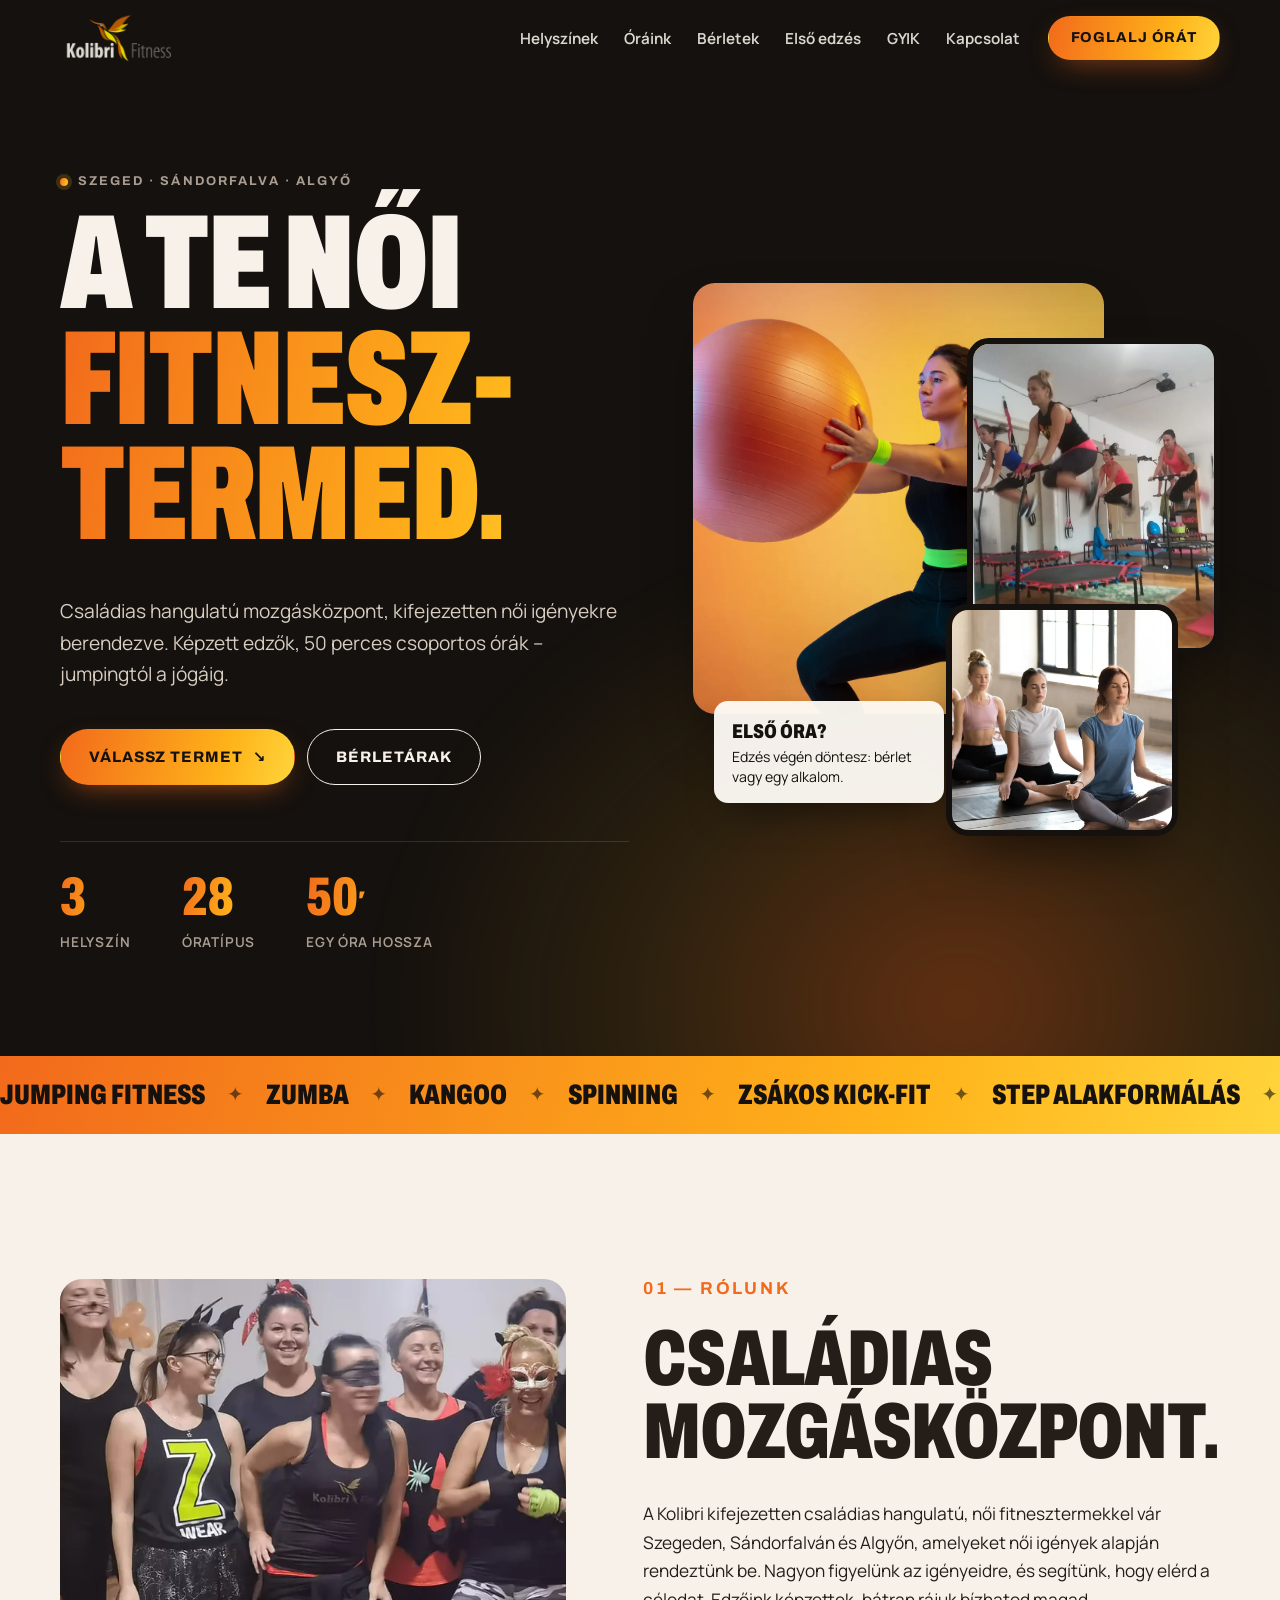
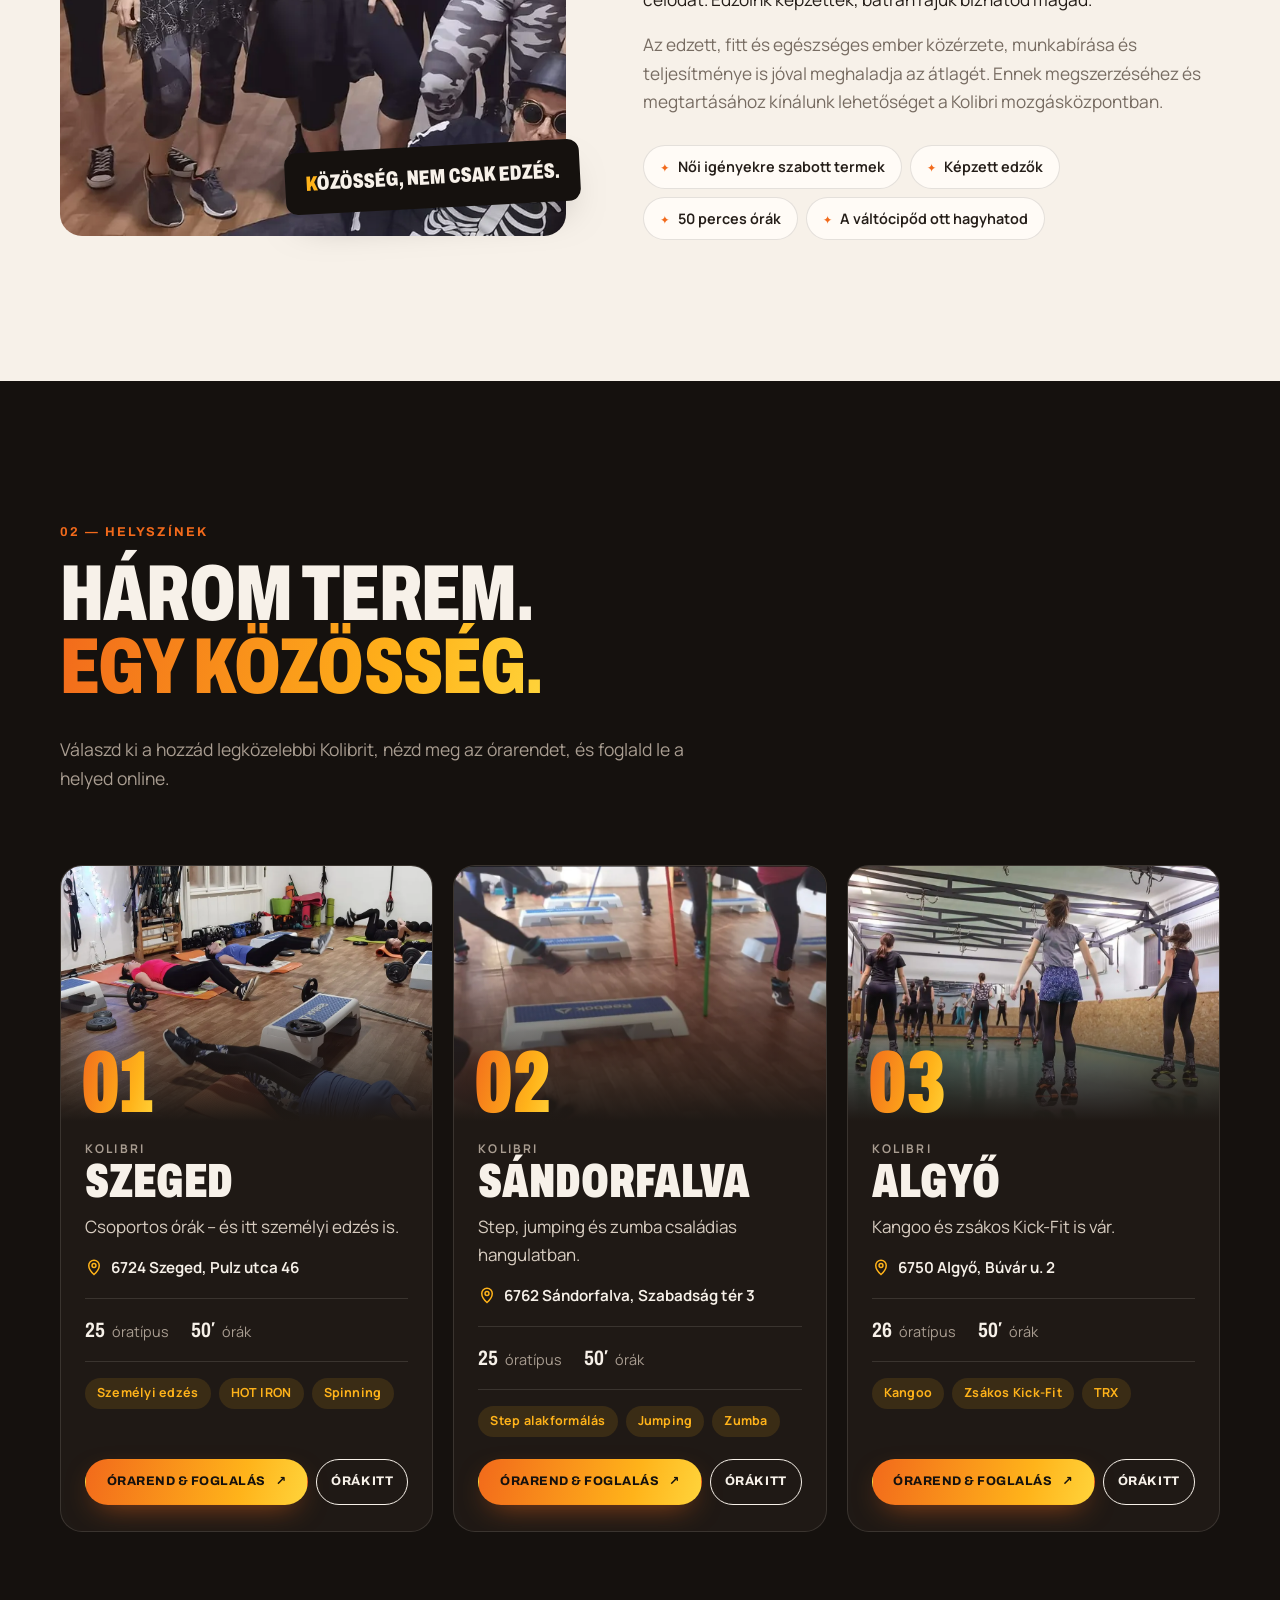
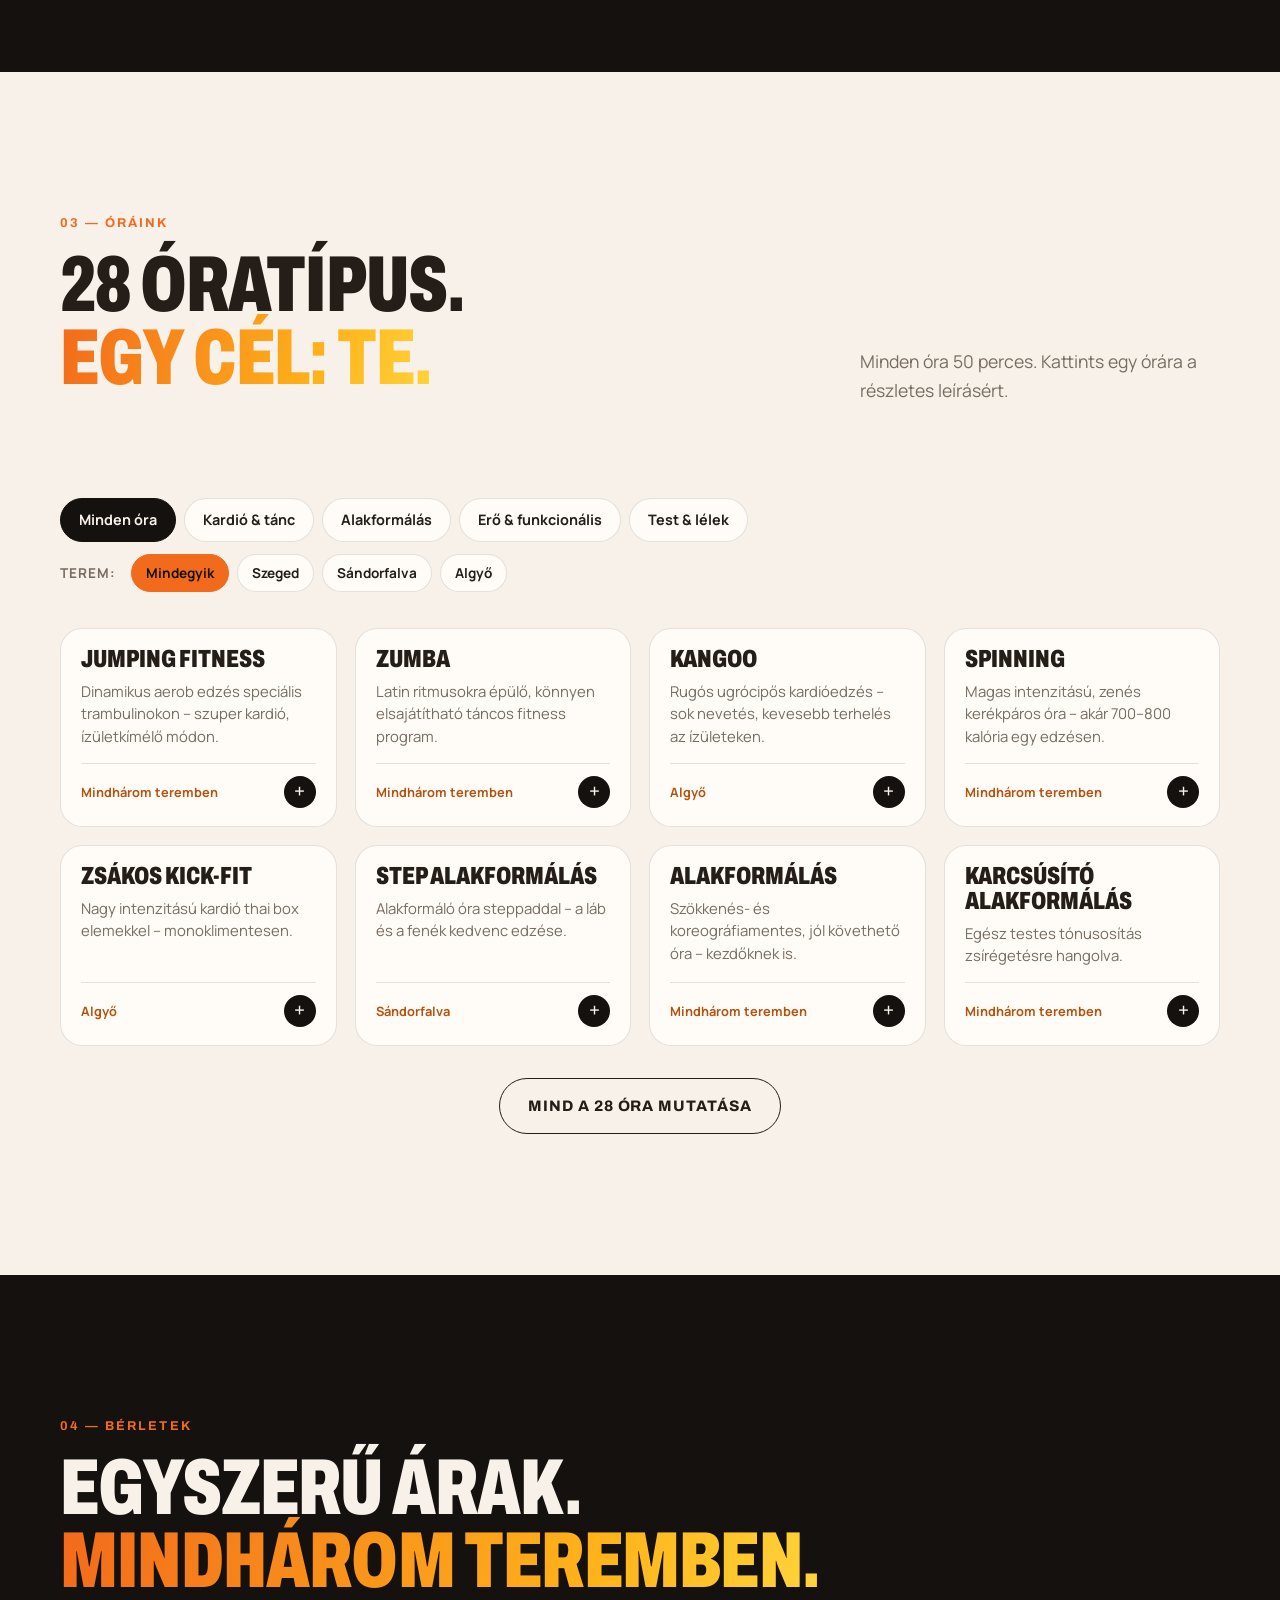
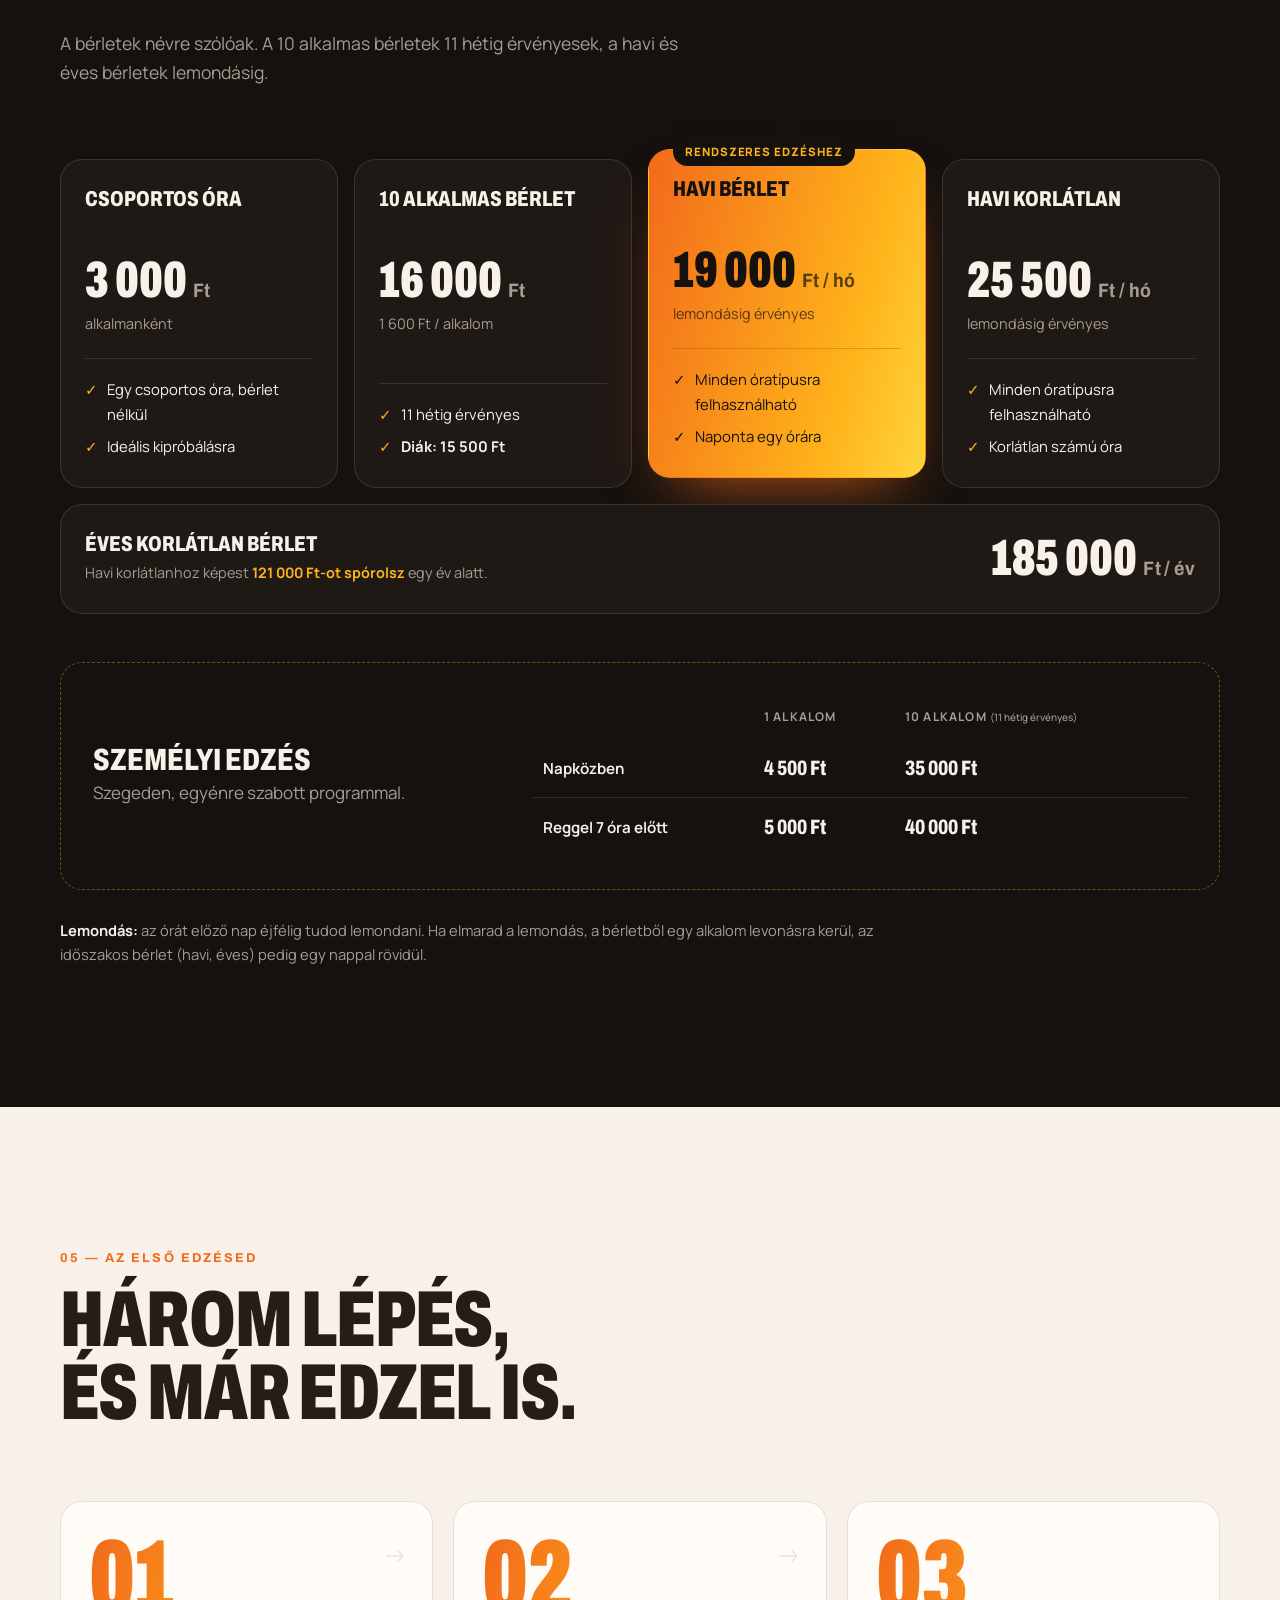
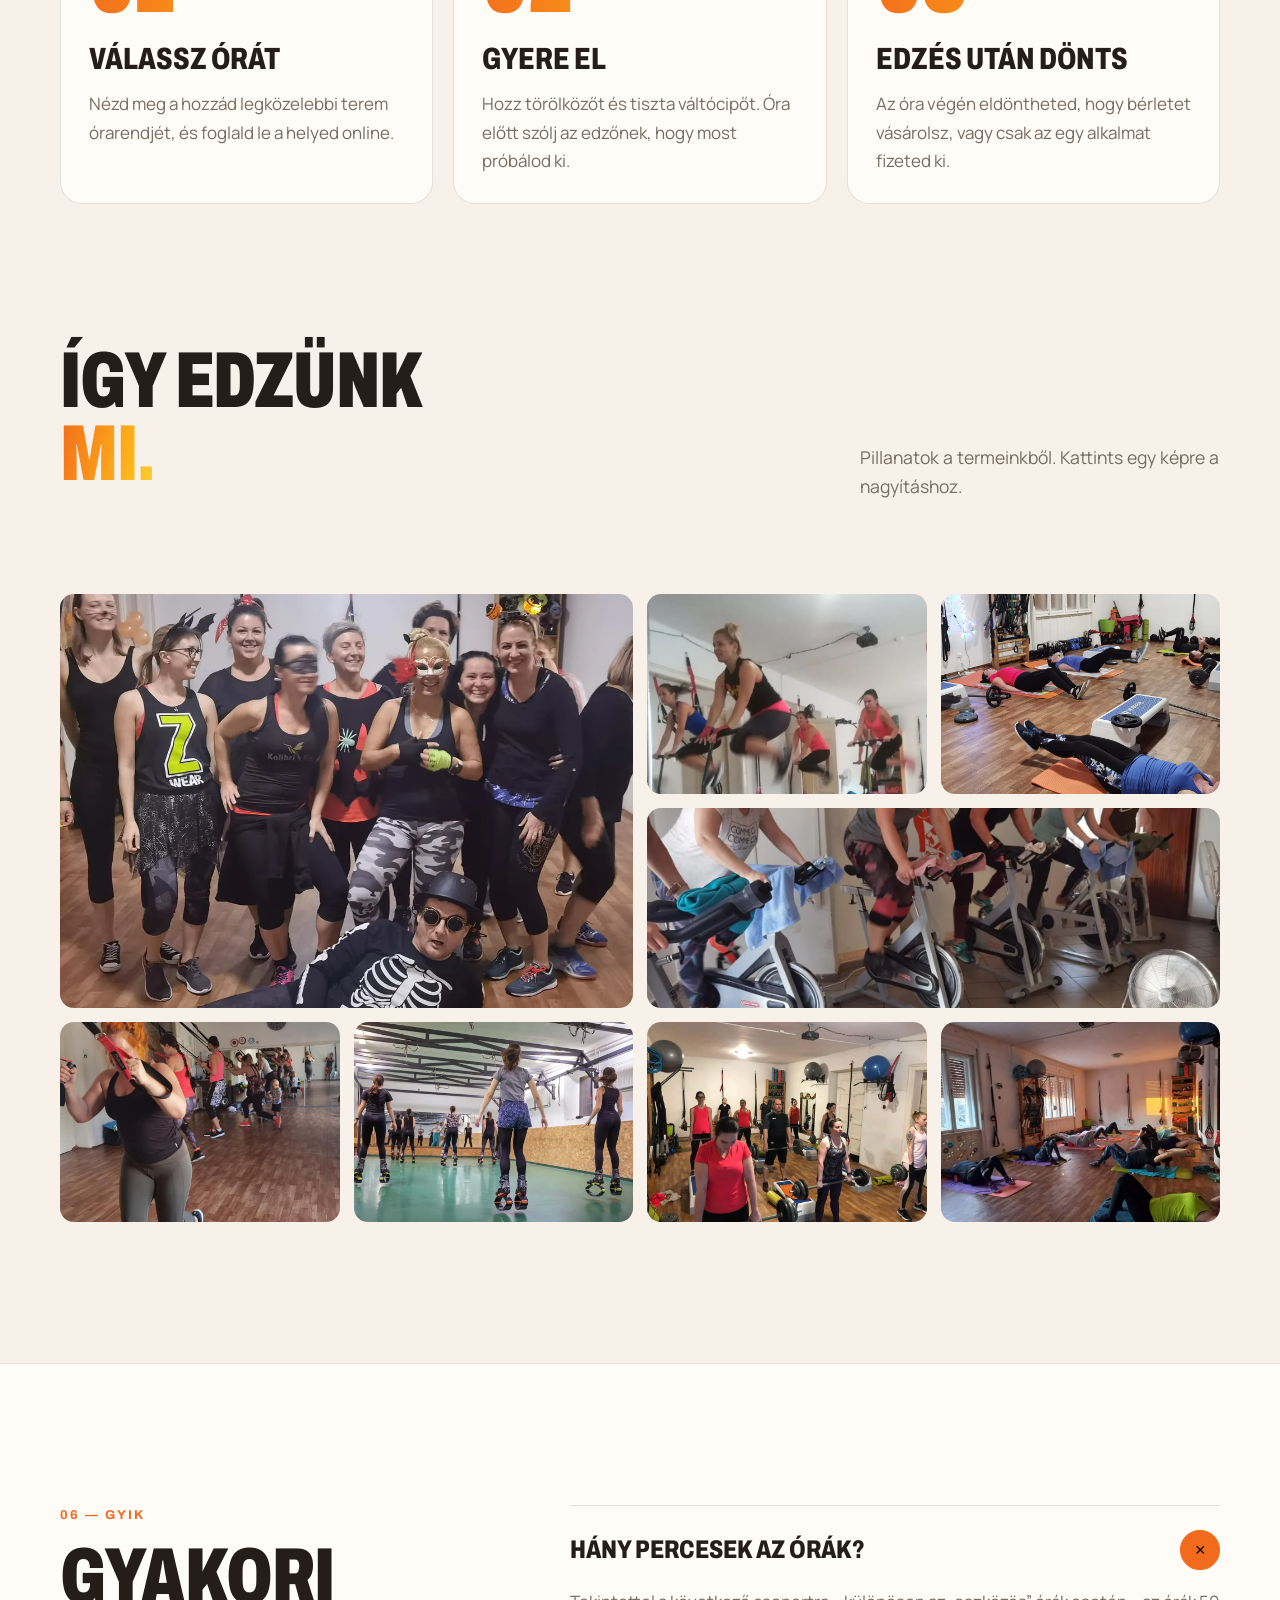
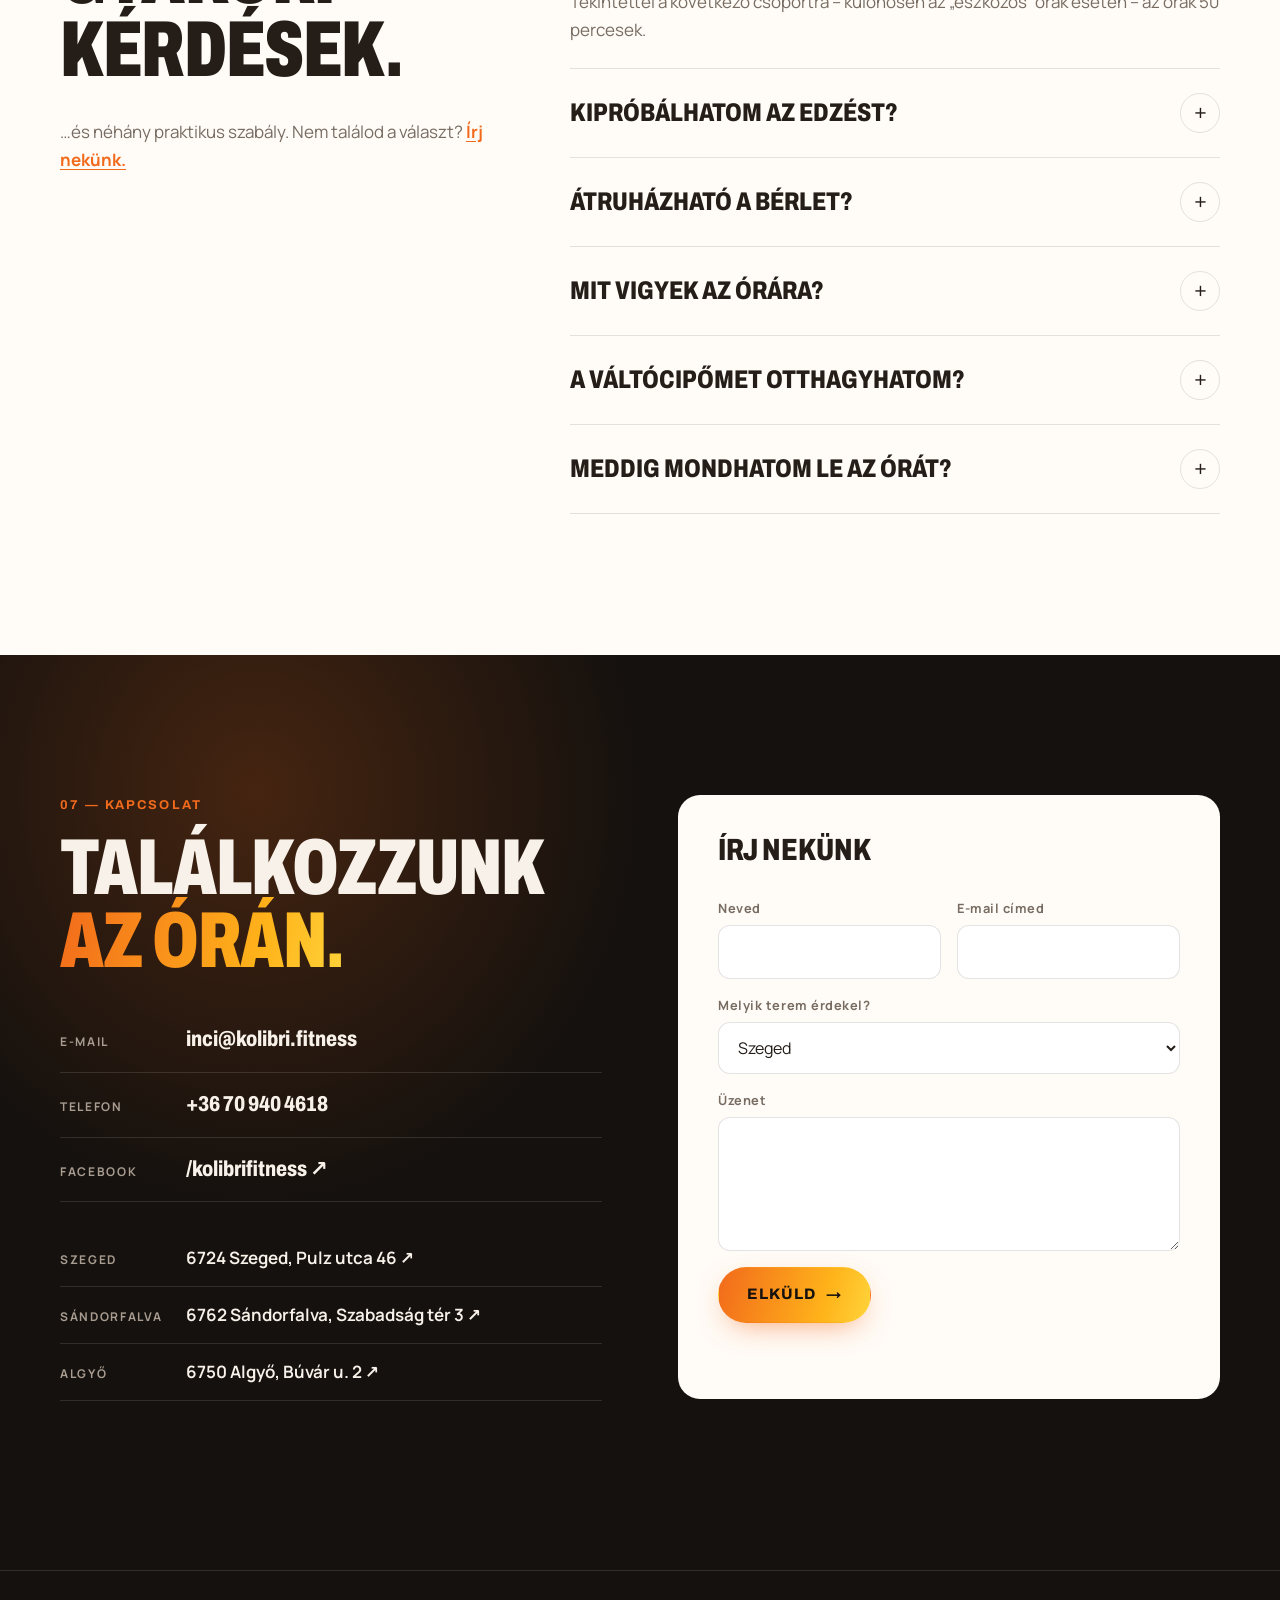
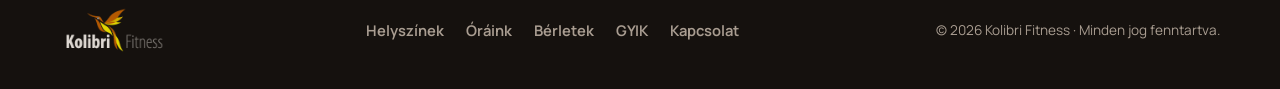
<file: kolibri-fitness/index.html>
<!doctype html>
<html lang="hu">
<head>
  <meta charset="utf-8">
  <meta name="viewport" content="width=device-width, initial-scale=1">
  <title>Kolibri Fitness – a Te női fitnesztermed | Szeged · Sándorfalva · Algyő</title>
  <meta name="description" content="Családias hangulatú női fitnesztermek Szegeden, Sándorfalván és Algyőn. 28 óratípus a jumpingtól a pilatesig, képzett edzők, bérletek 3000 Ft-tól.">
  <meta name="theme-color" content="#15110E">
  <meta property="og:type" content="website">
  <meta property="og:title" content="Kolibri Fitness – a Te női fitnesztermed">
  <meta property="og:description" content="Családias női fitnesztermek Szegeden, Sándorfalván és Algyőn. 28 óratípus, képzett edzők.">
  <meta property="og:image" content="img/kozosseg.webp">
  <meta property="og:locale" content="hu_HU">
  <link rel="icon" type="image/png" href="img/logo.png">
  <link rel="preconnect" href="https://fonts.googleapis.com">
  <link rel="preconnect" href="https://fonts.gstatic.com" crossorigin>
  <link href="https://fonts.googleapis.com/css2?family=Archivo:wdth,wght@62..125,400..900&family=Manrope:wght@400..800&display=swap" rel="stylesheet">
  <link rel="stylesheet" href="css/style.css">
  <script type="application/ld+json">
  {
    "@context": "https://schema.org",
    "@type": "HealthClub",
    "name": "Kolibri Fitness",
    "url": "https://www.kolibri.fitness/",
    "email": "inci@kolibri.fitness",
    "telephone": "+36709404618",
    "sameAs": ["https://www.facebook.com/kolibrifitness"],
    "department": [
      {"@type": "HealthClub", "name": "Kolibri Szeged", "address": {"@type": "PostalAddress", "streetAddress": "Pulz utca 46", "postalCode": "6724", "addressLocality": "Szeged", "addressCountry": "HU"}},
      {"@type": "HealthClub", "name": "Kolibri Sándorfalva", "address": {"@type": "PostalAddress", "streetAddress": "Szabadság tér 3", "postalCode": "6762", "addressLocality": "Sándorfalva", "addressCountry": "HU"}},
      {"@type": "HealthClub", "name": "Kolibri Algyő", "address": {"@type": "PostalAddress", "streetAddress": "Búvár u. 2", "postalCode": "6750", "addressLocality": "Algyő", "addressCountry": "HU"}}
    ]
  }
  </script>
</head>
<body>
  <a class="skip" href="#tartalom">Ugrás a tartalomra</a>

  <!-- ============ HEADER ============ -->
  <header class="header" id="header">
    <div class="wrap header__inner">
      <a class="brand" href="#top" aria-label="Kolibri Fitness – kezdőlap">
        <img class="brand__logo" src="img/logo-light.png" alt="Kolibri Fitness" width="130" height="55">
      </a>
      <nav class="nav" id="nav" aria-label="Fő navigáció">
        <ul class="nav__list">
          <li><a href="#helyszinek">Helyszínek</a></li>
          <li><a href="#orak">Óráink</a></li>
          <li><a href="#berletek">Bérletek</a></li>
          <li><a href="#elso-edzes">Első edzés</a></li>
          <li><a href="#gyik">GYIK</a></li>
          <li><a href="#kapcsolat">Kapcsolat</a></li>
        </ul>
        <a class="btn btn--primary nav__cta" href="#helyszinek">Foglalj órát</a>
      </nav>
      <button class="burger" id="burger" aria-label="Menü megnyitása" aria-expanded="false" aria-controls="nav">
        <span></span><span></span>
      </button>
    </div>
  </header>

  <main id="tartalom">

    <!-- ============ HERO ============ -->
    <section class="hero" id="top">
      <div class="hero__glow" aria-hidden="true"></div>
      <div class="wrap hero__grid">
        <div class="hero__copy">
          <p class="eyebrow reveal"><span class="dot"></span> Szeged · Sándorfalva · Algyő</p>
          <h1 class="hero__title reveal">
            <span>A Te női</span>
            <span class="grad">fitnesz&shy;termed.</span>
          </h1>
          <p class="hero__lead reveal">Családias hangulatú mozgásközpont, kifejezetten női igényekre berendezve. Képzett edzők, 50 perces csoportos órák – jumpingtól a jógáig.</p>
          <div class="hero__ctas reveal">
            <a class="btn btn--primary btn--lg" href="#helyszinek">Válassz termet <span aria-hidden="true">↘</span></a>
            <a class="btn btn--ghost btn--lg" href="#berletek">Bérletárak</a>
          </div>
          <dl class="stats reveal">
            <div class="stat"><dt class="stat__num" data-count="3">3</dt><dd>helyszín</dd></div>
            <div class="stat"><dt class="stat__num" data-count="28">28</dt><dd>óratípus</dd></div>
            <div class="stat"><dt class="stat__num"><span data-count="50">50</span><small>′</small></dt><dd>egy óra hossza</dd></div>
          </dl>
        </div>

        <div class="hero__visual reveal" aria-hidden="true">
          <figure class="hv hv--a"><img src="img/nagylabda.webp" alt="" loading="eager"></figure>
          <figure class="hv hv--b"><img src="img/jumping.webp" alt="" loading="eager"></figure>
          <figure class="hv hv--c"><img src="img/joga.webp" alt="" loading="eager"></figure>
          <div class="hero__badge">
            <strong>Első óra?</strong>
            <span>Edzés végén döntesz: bérlet vagy egy alkalom.</span>
          </div>
        </div>
      </div>
    </section>

    <!-- ============ MARQUEE ============ -->
    <div class="marquee" aria-hidden="true">
      <div class="marquee__track" id="marquee"></div>
    </div>

    <!-- ============ ABOUT ============ -->
    <section class="section about" id="rolunk">
      <div class="wrap about__grid">
        <div class="about__media reveal">
          <img src="img/kozosseg.webp" alt="Mosolygó Kolibri-tagok jelmezben egy közös edzés után" loading="lazy">
          <div class="about__tag">Közösség, nem csak edzés.</div>
        </div>
        <div class="about__copy">
          <p class="kicker reveal">01 — Rólunk</p>
          <h2 class="h2 reveal">Családias<br>mozgásközpont.</h2>
          <p class="reveal">A Kolibri kifejezetten családias hangulatú, női fitnesztermekkel vár Szegeden, Sándorfalván és Algyőn, amelyeket női igények alapján rendeztünk be. Nagyon figyelünk az igényeidre, és segítünk, hogy elérd a célodat. Edzőink képzettek, bátran rájuk bízhatod magad.</p>
          <p class="reveal muted">Az edzett, fitt és egészséges ember közérzete, munkabírása és teljesítménye is jóval meghaladja az átlagét. Ennek megszerzéséhez és megtartásához kínálunk lehetőséget a Kolibri mozgásközpontban.</p>
          <ul class="chips reveal">
            <li>Női igényekre szabott termek</li>
            <li>Képzett edzők</li>
            <li>50 perces órák</li>
            <li>A váltócipőd ott hagyhatod</li>
          </ul>
        </div>
      </div>
    </section>

    <!-- ============ LOCATIONS ============ -->
    <section class="section section--dark locations" id="helyszinek">
      <div class="wrap">
        <div class="section__head">
          <p class="kicker reveal">02 — Helyszínek</p>
          <h2 class="h2 reveal">Három terem.<br><span class="grad">Egy közösség.</span></h2>
          <p class="section__lead reveal">Válaszd ki a hozzád legközelebbi Kolibrit, nézd meg az órarendet, és foglald le a helyed online.</p>
        </div>
        <div class="loc-grid" id="locGrid"></div>
      </div>
    </section>

    <!-- ============ CLASSES ============ -->
    <section class="section classes" id="orak">
      <div class="wrap">
        <div class="section__head section__head--row">
          <div>
            <p class="kicker reveal">03 — Óráink</p>
            <h2 class="h2 reveal">28 óratípus.<br><span class="grad">Egy cél: Te.</span></h2>
          </div>
          <p class="section__lead reveal">Minden óra 50 perces. Kattints egy órára a részletes leírásért.</p>
        </div>

        <div class="filters reveal" role="group" aria-label="Órák szűrése">
          <div class="filters__row" id="catFilter"></div>
          <div class="filters__row filters__row--loc" id="locFilter"></div>
        </div>

        <div class="class-grid" id="classGrid" aria-live="polite"></div>
        <div class="class-more" id="classMore" hidden>
          <button type="button" class="btn btn--ghost btn--lg" id="classMoreBtn"></button>
        </div>
      </div>
    </section>

    <!-- ============ PRICING ============ -->
    <section class="section section--dark pricing" id="berletek">
      <div class="wrap">
        <div class="section__head">
          <p class="kicker reveal">04 — Bérletek</p>
          <h2 class="h2 reveal">Egyszerű árak.<br><span class="grad">Mindhárom teremben.</span></h2>
          <p class="section__lead reveal">A bérletek névre szólóak. A 10 alkalmas bérletek 11 hétig érvényesek, a havi és éves bérletek lemondásig.</p>
        </div>

        <div class="price-grid">
          <article class="price reveal">
            <h3 class="price__name">Csoportos óra</h3>
            <p class="price__amount">3 000 <span>Ft</span></p>
            <p class="price__per">alkalmanként</p>
            <ul class="price__list">
              <li>Egy csoportos óra, bérlet nélkül</li>
              <li>Ideális kipróbálásra</li>
            </ul>
          </article>

          <article class="price reveal">
            <h3 class="price__name">10 alkalmas bérlet</h3>
            <p class="price__amount">16 000 <span>Ft</span></p>
            <p class="price__per">1 600 Ft / alkalom</p>
            <ul class="price__list">
              <li>11 hétig érvényes</li>
              <li><strong>Diák: 15 500 Ft</strong></li>
            </ul>
          </article>

          <article class="price price--featured reveal">
            <p class="price__badge">Rendszeres edzéshez</p>
            <h3 class="price__name">Havi bérlet</h3>
            <p class="price__amount">19 000 <span>Ft / hó</span></p>
            <p class="price__per">lemondásig érvényes</p>
            <ul class="price__list">
              <li>Minden óratípusra felhasználható</li>
              <li>Naponta egy órára</li>
            </ul>
          </article>

          <article class="price reveal">
            <h3 class="price__name">Havi korlátlan</h3>
            <p class="price__amount">25 500 <span>Ft / hó</span></p>
            <p class="price__per">lemondásig érvényes</p>
            <ul class="price__list">
              <li>Minden óratípusra felhasználható</li>
              <li>Korlátlan számú óra</li>
            </ul>
          </article>

          <article class="price price--wide reveal">
            <div>
              <h3 class="price__name">Éves korlátlan bérlet</h3>
              <p class="price__per">Havi korlátlanhoz képest <strong>121 000 Ft-ot spórolsz</strong> egy év alatt.</p>
            </div>
            <p class="price__amount">185 000 <span>Ft / év</span></p>
          </article>
        </div>

        <div class="pt reveal">
          <div class="pt__head">
            <h3 class="h3">Személyi edzés</h3>
            <p class="muted">Szegeden, egyénre szabott programmal.</p>
          </div>
          <table class="pt__table">
            <thead><tr><th scope="col"></th><th scope="col">1 alkalom</th><th scope="col">10 alkalom <small>(11 hétig érvényes)</small></th></tr></thead>
            <tbody>
              <tr><th scope="row">Napközben</th><td>4 500 Ft</td><td>35 000 Ft</td></tr>
              <tr><th scope="row">Reggel 7 óra előtt</th><td>5 000 Ft</td><td>40 000 Ft</td></tr>
            </tbody>
          </table>
        </div>

        <p class="note reveal"><strong>Lemondás:</strong> az órát előző nap éjfélig tudod lemondani. Ha elmarad a lemondás, a bérletből egy alkalom levonásra kerül, az időszakos bérlet (havi, éves) pedig egy nappal rövidül.</p>
      </div>
    </section>

    <!-- ============ FIRST WORKOUT ============ -->
    <section class="section steps" id="elso-edzes">
      <div class="wrap">
        <div class="section__head">
          <p class="kicker reveal">05 — Az első edzésed</p>
          <h2 class="h2 reveal">Három lépés,<br>és már edzel is.</h2>
        </div>
        <ol class="step-list">
          <li class="step reveal">
            <span class="step__num">01</span>
            <h3 class="h3">Válassz órát</h3>
            <p>Nézd meg a hozzád legközelebbi terem órarendjét, és foglald le a helyed online.</p>
          </li>
          <li class="step reveal">
            <span class="step__num">02</span>
            <h3 class="h3">Gyere el</h3>
            <p>Hozz törölközőt és tiszta váltócipőt. Óra előtt szólj az edzőnek, hogy most próbálod ki.</p>
          </li>
          <li class="step reveal">
            <span class="step__num">03</span>
            <h3 class="h3">Edzés után dönts</h3>
            <p>Az óra végén eldöntheted, hogy bérletet vásárolsz, vagy csak az egy alkalmat fizeted ki.</p>
          </li>
        </ol>
      </div>
    </section>

    <!-- ============ GALLERY ============ -->
    <section class="section section--tight gallery" id="galeria">
      <div class="wrap">
        <div class="section__head section__head--row">
          <h2 class="h2 reveal">Így edzünk<br><span class="grad">mi.</span></h2>
          <p class="section__lead reveal">Pillanatok a termeinkből. Kattints egy képre a nagyításhoz.</p>
        </div>
        <div class="gallery__grid" id="gallery"></div>
      </div>
    </section>

    <!-- ============ FAQ ============ -->
    <section class="section faq" id="gyik">
      <div class="wrap faq__grid">
        <div>
          <p class="kicker reveal">06 — GYIK</p>
          <h2 class="h2 reveal">Gyakori<br>kérdések.</h2>
          <p class="muted reveal">…és néhány praktikus szabály. Nem találod a választ? <a class="link" href="#kapcsolat">Írj nekünk.</a></p>
        </div>
        <div class="acc reveal">
          <details open>
            <summary>Hány percesek az órák?</summary>
            <p>Tekintettel a következő csoportra – különösen az „eszközös” órák esetén – az órák 50 percesek.</p>
          </details>
          <details>
            <summary>Kipróbálhatom az edzést?</summary>
            <p>Igen. Edzés végén eldöntheted, hogy bérletet vásárolsz vagy egy alkalmat fizetsz. Ha élni szeretnél ezzel a lehetőséggel, jelezd az edzőnek az óra előtt.</p>
          </details>
          <details>
            <summary>Átruházható a bérlet?</summary>
            <p>Nem, a bérlet névre szól, csak Te használhatod.</p>
          </details>
          <details>
            <summary>Mit vigyek az órára?</summary>
            <p>Törölközőt és tiszta váltócipőt.</p>
          </details>
          <details>
            <summary>A váltócipőmet otthagyhatom?</summary>
            <p>Igen, nem kell magaddal cipelned.</p>
          </details>
          <details>
            <summary>Meddig mondhatom le az órát?</summary>
            <p>Előző nap éjfélig. Az óralemondás elmulasztása a bérletből egy alkalom levonásával jár, az időszakos bérlet (havi, éves) egy nappal rövidül.</p>
          </details>
        </div>
      </div>
    </section>

    <!-- ============ CONTACT ============ -->
    <section class="section section--dark contact" id="kapcsolat">
      <div class="wrap contact__grid">
        <div>
          <p class="kicker reveal">07 — Kapcsolat</p>
          <h2 class="h2 reveal">Találkozzunk<br><span class="grad">az órán.</span></h2>
          <ul class="contact__list reveal">
            <li><span>E-mail</span><a href="mailto:inci@kolibri.fitness">inci@kolibri.fitness</a></li>
            <li><span>Telefon</span><a href="tel:+36709404618">+36 70 940 4618</a></li>
            <li><span>Facebook</span><a href="https://www.facebook.com/kolibrifitness" target="_blank" rel="noopener">/kolibrifitness ↗</a></li>
          </ul>
          <ul class="addr reveal" id="addrList"></ul>
        </div>

        <form class="form reveal" id="contactForm" novalidate>
          <h3 class="h3">Írj nekünk</h3>
          <div class="form__row">
            <label class="field"><span>Neved</span><input name="name" type="text" autocomplete="name" required></label>
            <label class="field"><span>E-mail címed</span><input name="email" type="email" autocomplete="email" required></label>
          </div>
          <label class="field"><span>Melyik terem érdekel?</span>
            <select name="loc">
              <option>Szeged</option>
              <option>Sándorfalva</option>
              <option>Algyő</option>
              <option>Még nem tudom</option>
            </select>
          </label>
          <label class="field"><span>Üzenet</span><textarea name="msg" rows="4" required></textarea></label>
          <button class="btn btn--primary btn--lg" type="submit">Elküld <span aria-hidden="true">→</span></button>
          <p class="form__status" id="formStatus" role="status"></p>
        </form>
      </div>
    </section>
  </main>

  <!-- ============ FOOTER ============ -->
  <footer class="footer">
    <div class="wrap footer__inner">
      <img src="img/logo-light.png" alt="Kolibri Fitness" width="120" height="51">
      <nav class="footer__nav" aria-label="Lábléc">
        <a href="#helyszinek">Helyszínek</a>
        <a href="#orak">Óráink</a>
        <a href="#berletek">Bérletek</a>
        <a href="#gyik">GYIK</a>
        <a href="#kapcsolat">Kapcsolat</a>
      </nav>
      <p class="footer__copy">© <span id="year">2026</span> Kolibri Fitness · Minden jog fenntartva.</p>
    </div>
  </footer>

  <!-- ============ MODAL + LIGHTBOX ============ -->
  <dialog class="modal" id="classModal" aria-labelledby="modalTitle">
    <button class="modal__close" data-close aria-label="Bezárás">×</button>
    <div class="modal__media" id="modalMedia"></div>
    <div class="modal__body">
      <p class="kicker" id="modalCat"></p>
      <h3 class="h2" id="modalTitle"></h3>
      <ul class="tags" id="modalLocs"></ul>
      <div class="modal__text" id="modalText"></div>
      <a class="btn btn--primary" href="#helyszinek" data-close>Időpontot foglalok</a>
    </div>
  </dialog>

  <dialog class="lightbox" id="lightbox" aria-label="Kép nagyítva">
    <button class="modal__close" data-close aria-label="Bezárás">×</button>
    <button class="lightbox__nav lightbox__nav--prev" data-dir="-1" aria-label="Előző kép">‹</button>
    <img id="lightboxImg" alt="">
    <button class="lightbox__nav lightbox__nav--next" data-dir="1" aria-label="Következő kép">›</button>
  </dialog>

  <script src="js/data.js"></script>
  <script src="js/main.js"></script>
</body>
</html>
</file>
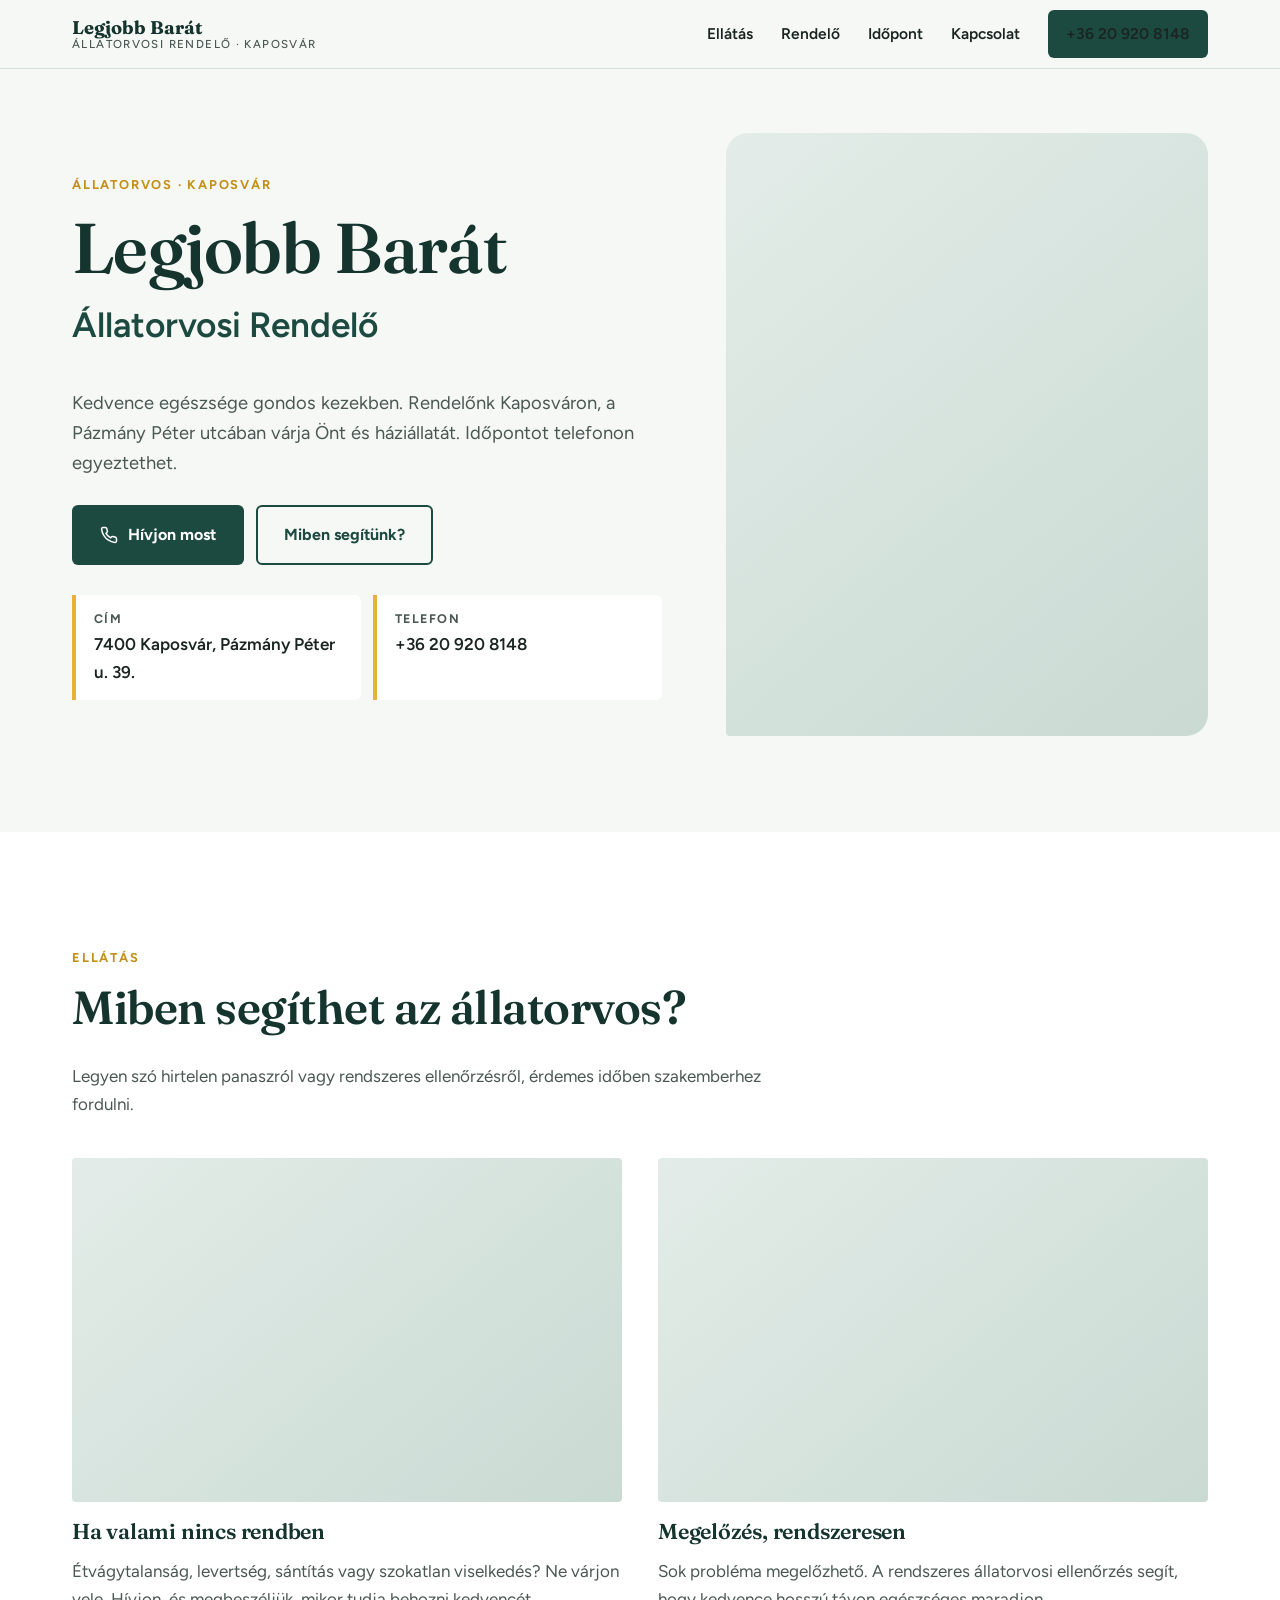
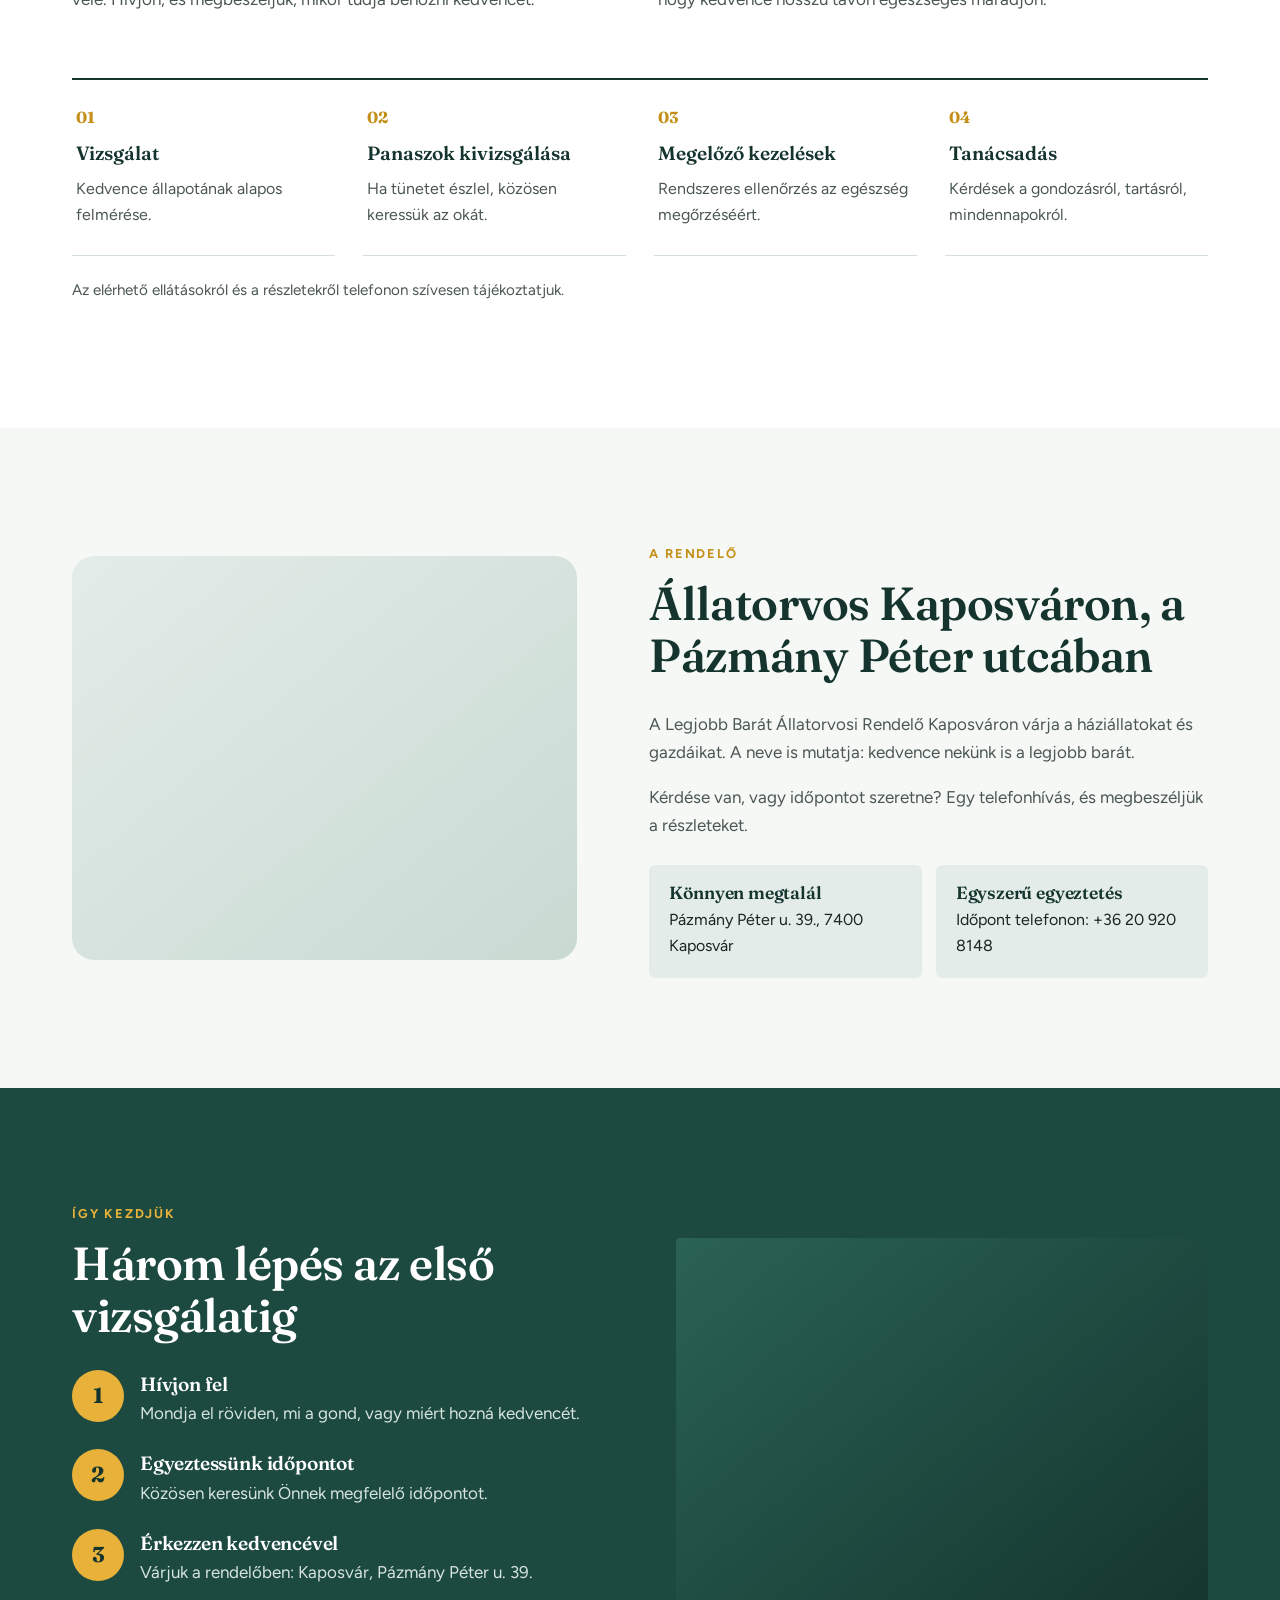
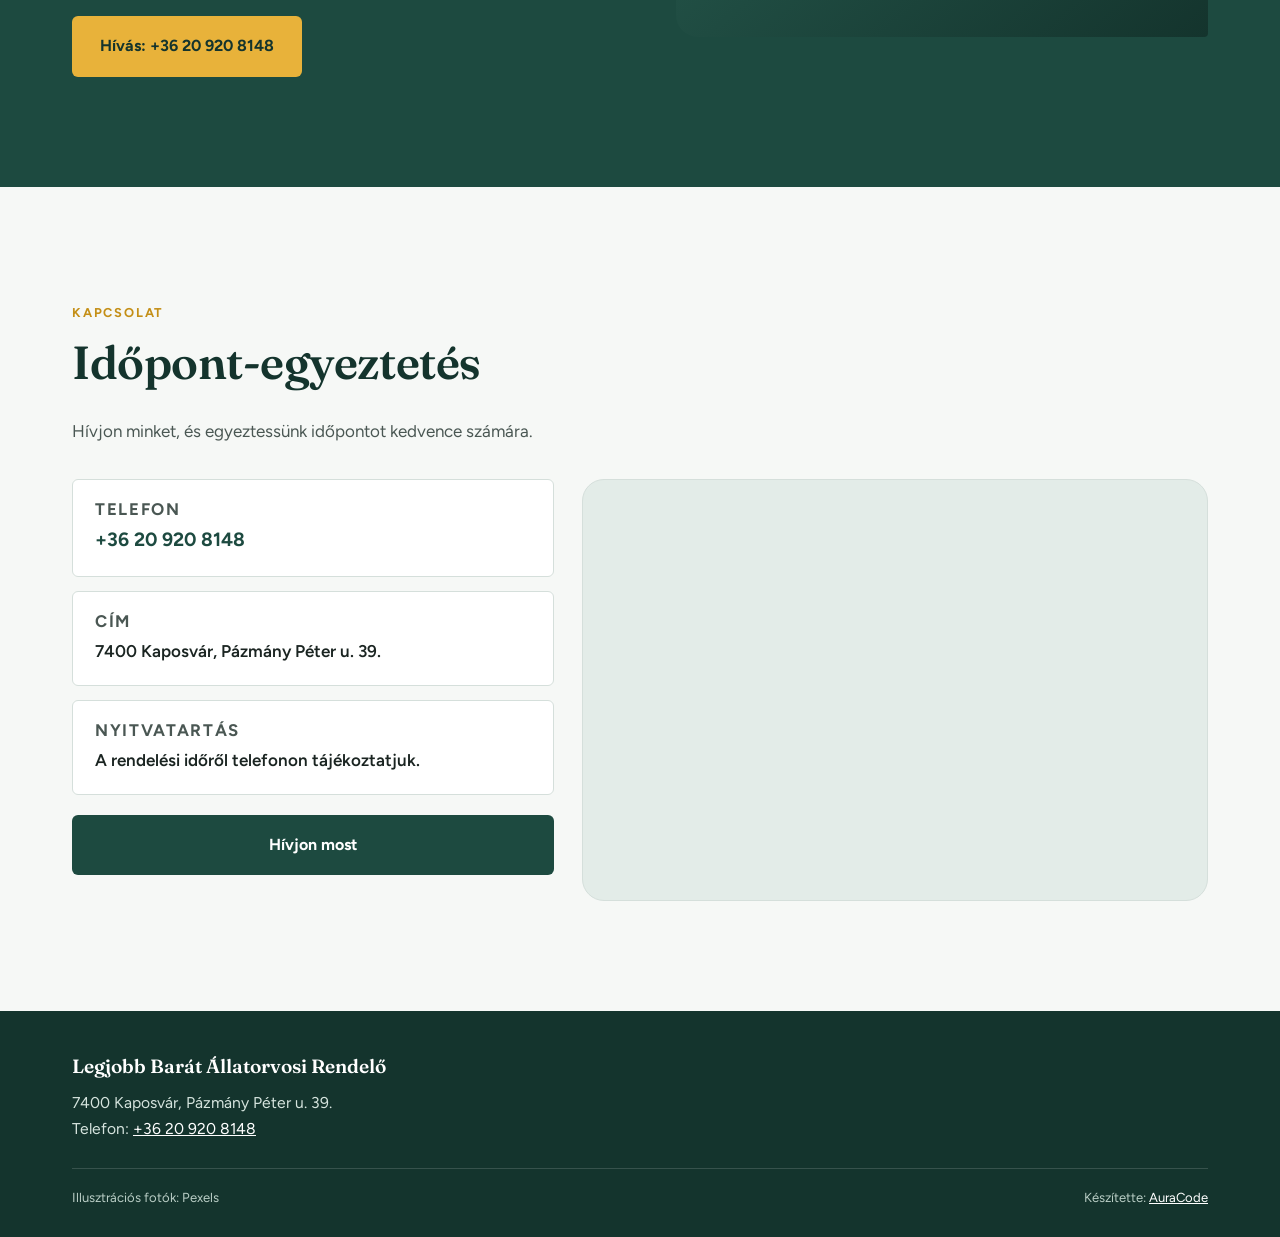
<file: legjobb-barat-allatorvosi-rendelo/index.html>
<!doctype html>
<html lang="hu">
<head>
<meta charset="utf-8">
<meta name="viewport" content="width=device-width, initial-scale=1">
<title>Legjobb Barát Állatorvosi Rendelő – Állatorvos Kaposváron, Pázmány Péter u. 39.</title>
<meta name="description" content="Legjobb Barát Állatorvosi Rendelő Kaposváron, a Pázmány Péter u. 39. alatt. Időpont-egyeztetés telefonon: +36 20 920 8148.">
<link rel="preconnect" href="https://fonts.googleapis.com">
<link rel="preconnect" href="https://fonts.gstatic.com" crossorigin>
<link href="https://fonts.googleapis.com/css2?family=Fraunces:opsz,wght@9..144,500;9..144,600;9..144,700&family=Figtree:wght@400;500;600;700&display=swap" rel="stylesheet">
<script type="application/ld+json">
{
  "@context": "https://schema.org",
  "@type": "LocalBusiness",
  "name": "Legjobb Barát Állatorvosi Rendelő",
  "telephone": "+36 20 920 8148",
  "address": {
    "@type": "PostalAddress",
    "streetAddress": "Pázmány Péter u. 39",
    "addressLocality": "Kaposvár",
    "postalCode": "7400",
    "addressCountry": "HU"
  }
}
</script>
<style>
:root{
  --pine:#1d4a40;
  --pine-dark:#14342d;
  --pine-soft:#e3ece8;
  --sun:#e8b23a;
  --sun-dark:#c48f17;
  --bg:#f6f8f6;
  --paper:#ffffff;
  --ink:#1a2421;
  --muted:#4a5753;
  --line:#d5dfdb;
  --radius-s:6px;
  --radius-l:22px;
  --head:"Fraunces",Georgia,serif;
  --body:"Figtree",system-ui,-apple-system,"Segoe UI",sans-serif;
}
*,*::before,*::after{box-sizing:border-box}
html{scroll-behavior:smooth;-webkit-text-size-adjust:100%}
body{margin:0;font-family:var(--body);font-size:1.0625rem;line-height:1.65;color:var(--ink);background:var(--bg);overflow-x:hidden}
img{max-width:100%;display:block}
a{color:var(--pine)}
h1,h2,h3{font-family:var(--head);line-height:1.12;margin:0 0 .6em;color:var(--pine-dark);font-weight:600;letter-spacing:-.01em}
h1{font-size:clamp(2.4rem,8vw,4.4rem)}
h2{font-size:clamp(1.9rem,5vw,2.9rem)}
h3{font-size:1.35rem}
p{margin:0 0 1em}
:focus-visible{outline:3px solid var(--sun-dark);outline-offset:3px;border-radius:4px}
.wrap{width:100%;max-width:1200px;margin:0 auto;padding:0 20px}
.skip{position:absolute;left:-9999px;top:0;background:var(--pine);color:#fff;padding:10px 16px;z-index:100}
.skip:focus{left:12px;top:12px}
.eyebrow{display:inline-block;font-size:.8rem;font-weight:700;letter-spacing:.14em;text-transform:uppercase;color:var(--sun-dark);margin-bottom:14px}

/* Header */
.site-head{position:sticky;top:0;z-index:50;background:rgba(246,248,246,.94);backdrop-filter:blur(8px);border-bottom:1px solid var(--line)}
.head-in{display:flex;align-items:center;justify-content:space-between;height:68px}
.brand{font-family:var(--head);font-weight:700;font-size:1.15rem;color:var(--pine-dark);text-decoration:none;line-height:1.1}
.brand small{display:block;font-family:var(--body);font-weight:500;font-size:.72rem;letter-spacing:.12em;text-transform:uppercase;color:var(--muted)}
.nav-toggle{width:46px;height:46px;border:1px solid var(--line);background:var(--paper);border-radius:var(--radius-s);display:flex;flex-direction:column;justify-content:center;align-items:center;gap:5px;cursor:pointer}
.nav-toggle span{width:20px;height:2px;background:var(--pine-dark);transition:transform .25s,opacity .25s}
.nav-toggle[aria-expanded="true"] span:nth-child(1){transform:translateY(7px) rotate(45deg)}
.nav-toggle[aria-expanded="true"] span:nth-child(2){opacity:0}
.nav-toggle[aria-expanded="true"] span:nth-child(3){transform:translateY(-7px) rotate(-45deg)}
.nav{position:absolute;left:0;right:0;top:68px;background:var(--bg);border-bottom:1px solid var(--line);display:none}
.nav.open{display:block}
.nav ul{list-style:none;margin:0;padding:8px 20px 20px}
.nav a{display:block;padding:12px 0;text-decoration:none;color:var(--ink);font-weight:600;border-bottom:1px solid var(--line)}
.nav .nav-call{margin-top:14px;border:0;text-align:center}

/* Buttons */
.btn{display:inline-flex;align-items:center;justify-content:center;gap:10px;padding:15px 26px;border-radius:var(--radius-s);font-weight:700;text-decoration:none;font-size:1rem;transition:background .2s,transform .2s,color .2s;border:2px solid transparent}
.btn-primary{background:var(--pine);color:#fff}
.btn-primary:hover{background:var(--pine-dark)}
.btn-sun{background:var(--sun);color:var(--pine-dark)}
.btn-sun:hover{background:#f0c25a}
.btn-ghost{border-color:var(--pine);color:var(--pine)}
.btn-ghost:hover{background:var(--pine);color:#fff}
.btn svg{width:18px;height:18px;flex:none}

/* Image frames */
.frame{position:relative;overflow:hidden;background:var(--pine-soft)}
.frame img{width:100%;height:100%;object-fit:cover}
.frame.img-fallback{background:linear-gradient(140deg,var(--pine-soft),#c9dad3)}

/* Hero */
.hero{padding:40px 0 64px}
.hero-grid{display:grid;gap:36px}
.hero h1 span{display:block;font-size:.5em;font-family:var(--body);font-weight:600;color:var(--pine);letter-spacing:0;margin-top:.5em}
.hero-lead{font-size:1.15rem;color:var(--muted);max-width:34em}
.hero-actions{display:flex;flex-wrap:wrap;gap:12px;margin:26px 0 30px}
.hero-facts{display:grid;gap:12px;grid-template-columns:1fr}
.fact{background:var(--paper);border-left:4px solid var(--sun);padding:14px 18px;border-radius:0 var(--radius-s) var(--radius-s) 0}
.fact b{display:block;font-size:.78rem;text-transform:uppercase;letter-spacing:.12em;color:var(--muted);font-weight:700}
.fact a,.fact span{color:var(--ink);font-weight:600;text-decoration:none}
.fact a:hover{text-decoration:underline}
.hero .frame{aspect-ratio:4/5;border-radius:var(--radius-l) var(--radius-l) var(--radius-l) 4px}

/* Services */
.services{padding:72px 0;background:var(--paper)}
.services-head{max-width:720px;margin-bottom:40px}
.services-head p{color:var(--muted)}
.duo{display:grid;gap:28px;margin-bottom:48px}
.duo-item{display:grid;gap:18px}
.duo-item .frame{aspect-ratio:16/10;border-radius:4px}
.duo-item p{color:var(--muted)}
.cards{display:grid;gap:0;border-top:2px solid var(--pine-dark)}
.card{padding:24px 4px 26px;border-bottom:1px solid var(--line)}
.card .num{font-family:var(--head);font-size:1rem;color:var(--sun-dark);font-weight:700;display:block;margin-bottom:8px}
.card h4{font-family:var(--head);font-size:1.2rem;margin:0 0 6px;color:var(--pine-dark);font-weight:600}
.card p{margin:0;color:var(--muted);font-size:1rem}
.note{margin-top:22px;font-size:.95rem;color:var(--muted)}

/* About */
.about{padding:80px 0}
.about-grid{display:grid;gap:40px;align-items:center}
.about .frame{aspect-ratio:5/4;border-radius:var(--radius-l)}
.about-text p{color:var(--muted)}
.about-points{display:grid;gap:14px;margin-top:26px}
.point{background:var(--pine-soft);padding:18px 20px;border-radius:var(--radius-s)}
.point h3{font-size:1.1rem;margin-bottom:4px}
.point p{margin:0;font-size:1rem;color:var(--ink)}

/* Steps */
.steps{padding:80px 0;background:var(--pine);color:#eef4f1}
.steps h2,.steps h3{color:#fff}
.steps-grid{display:grid;gap:40px;align-items:center}
.steps .frame{aspect-ratio:4/3;border-radius:4px var(--radius-l) 4px var(--radius-l);background:var(--pine-dark)}
.steps .frame.img-fallback{background:linear-gradient(140deg,#2a6255,var(--pine-dark))}
.step-list{list-style:none;margin:28px 0 30px;padding:0;display:grid;gap:22px;counter-reset:s}
.step-list li{display:grid;grid-template-columns:52px 1fr;gap:16px;counter-increment:s}
.step-list li::before{content:counter(s);width:52px;height:52px;border-radius:50%;background:var(--sun);color:var(--pine-dark);font-family:var(--head);font-weight:700;font-size:1.35rem;display:flex;align-items:center;justify-content:center}
.step-list h3{margin:4px 0 4px;font-size:1.2rem}
.step-list p{margin:0;color:#d6e4de}

/* Contact */
.contact{padding:80px 0 72px}
.contact-head{max-width:640px;margin-bottom:34px}
.contact-head p{color:var(--muted)}
.contact-grid{display:grid;gap:28px}
.contact-items{display:grid;gap:14px;align-content:start}
.c-item{background:var(--paper);border:1px solid var(--line);padding:20px 22px;border-radius:var(--radius-s)}
.c-item h3{font-size:1.05rem;margin-bottom:6px;font-family:var(--body);font-weight:700;text-transform:uppercase;letter-spacing:.1em;color:var(--muted)}
.c-item p{margin:0;font-weight:600}
.c-item a{text-decoration:none;font-weight:700;font-size:1.2rem}
.c-item a:hover{text-decoration:underline}
.contact .btn{margin-top:6px;width:100%}
.map{border-radius:var(--radius-l);overflow:hidden;border:1px solid var(--line);background:var(--pine-soft);min-height:320px}
.map iframe{width:100%;height:100%;min-height:320px;border:0;display:block}

/* Footer */
.site-foot{background:var(--pine-dark);color:#d6e4de;padding:40px 0 28px;font-size:.98rem}
.site-foot strong{font-family:var(--head);font-size:1.2rem;color:#fff;font-weight:600;display:block;margin-bottom:8px}
.site-foot a{color:#fff}
.foot-meta{margin-top:26px;padding-top:18px;border-top:1px solid rgba(255,255,255,.15);font-size:.82rem;color:#b9cdc5;display:flex;flex-wrap:wrap;gap:8px 20px;justify-content:space-between}

/* Reveal */
.reveal{opacity:0;transform:translateY(18px);transition:opacity .7s ease,transform .7s ease}
.reveal.in{opacity:1;transform:none}

@media (min-width:600px){
  .hero-facts{grid-template-columns:1fr 1fr}
  .about-points{grid-template-columns:1fr 1fr}
  .cards{grid-template-columns:1fr 1fr;column-gap:32px}
}
@media (min-width:768px){
  .wrap{padding:0 32px}
  .duo{grid-template-columns:1fr 1fr;gap:36px}
  .contact-grid{grid-template-columns:1fr 1.3fr}
  .contact .btn{width:auto}
  .map,.map iframe{min-height:420px}
}
@media (min-width:1000px){
  .nav-toggle{display:none}
  .nav{display:block;position:static;background:none;border:0}
  .nav ul{display:flex;align-items:center;gap:28px;padding:0}
  .nav a{border:0;padding:6px 0;font-size:.97rem}
  .nav a:not(.btn):hover{color:var(--pine)}
  .nav .nav-call{margin:0;padding:11px 18px}
  .hero{padding:64px 0 96px}
  .hero-grid{grid-template-columns:1.1fr .9fr;gap:64px;align-items:center}
  .cards{grid-template-columns:repeat(4,1fr);column-gap:28px}
  .about-grid{grid-template-columns:.95fr 1.05fr;gap:72px}
  .steps-grid{grid-template-columns:1fr 1fr;gap:72px}
  .steps-grid .frame{order:2}
  .services,.about,.steps,.contact{padding:110px 0}
}
@media (prefers-reduced-motion:reduce){
  html{scroll-behavior:auto}
  .reveal{opacity:1;transform:none;transition:none}
  *{transition:none!important;animation:none!important}
}
</style>
</head>
<body>
<a class="skip" href="#tartalom">Ugrás a tartalomra</a>

<header class="site-head">
  <div class="wrap head-in">
    <a class="brand" href="#top">Legjobb Barát<small>Állatorvosi Rendelő · Kaposvár</small></a>
    <button class="nav-toggle" aria-expanded="false" aria-controls="nav" aria-label="Menü megnyitása">
      <span></span><span></span><span></span>
    </button>
    <nav class="nav" id="nav" aria-label="Fő navigáció">
      <ul>
        <li><a href="#szolgaltatasok">Ellátás</a></li>
        <li><a href="#rolunk">Rendelő</a></li>
        <li><a href="#kezdes">Időpont</a></li>
        <li><a href="#kapcsolat">Kapcsolat</a></li>
        <li><a class="btn btn-primary nav-call" href="tel:+36209208148">+36 20 920 8148</a></li>
      </ul>
    </nav>
  </div>
</header>

<main id="tartalom">

<section id="top" class="hero">
  <div class="wrap hero-grid">
    <div class="reveal">
      <span class="eyebrow">Állatorvos · Kaposvár</span>
      <h1>Legjobb Barát<span>Állatorvosi Rendelő</span></h1>
      <p class="hero-lead">Kedvence egészsége gondos kezekben. Rendelőnk Kaposváron, a Pázmány Péter utcában várja Önt és háziállatát. Időpontot telefonon egyeztethet.</p>
      <div class="hero-actions">
        <a class="btn btn-primary" href="tel:+36209208148">
          <svg viewBox="0 0 24 24" fill="none" stroke="currentColor" stroke-width="2" aria-hidden="true"><path d="M22 16.9v3a2 2 0 0 1-2.2 2 19.8 19.8 0 0 1-8.6-3.1 19.5 19.5 0 0 1-6-6A19.8 19.8 0 0 1 2.1 4.2 2 2 0 0 1 4.1 2h3a2 2 0 0 1 2 1.7c.1.9.4 1.8.7 2.7a2 2 0 0 1-.5 2.1L8 9.8a16 16 0 0 0 6 6l1.3-1.3a2 2 0 0 1 2.1-.4c.9.3 1.8.6 2.7.7a2 2 0 0 1 1.7 2z"/></svg>
          Hívjon most
        </a>
        <a class="btn btn-ghost" href="#szolgaltatasok">Miben segítünk?</a>
      </div>
      <div class="hero-facts">
        <div class="fact"><b>Cím</b><span>7400 Kaposvár, Pázmány Péter u. 39.</span></div>
        <div class="fact"><b>Telefon</b><a href="tel:+36209208148">+36 20 920 8148</a></div>
      </div>
    </div>
    <div class="frame reveal">
      <img src="https://images.pexels.com/photos/6235231/pexels-photo-6235231.jpeg?auto=compress&cs=tinysrgb&w=1440" alt="Illusztráció: háziállat állatorvosi vizsgálaton" width="720" height="900" fetchpriority="high" onerror="this.parentElement.classList.add('img-fallback');this.remove()">
    </div>
  </div>
</section>

<section id="szolgaltatasok" class="services">
  <div class="wrap">
    <div class="services-head reveal">
      <span class="eyebrow">Ellátás</span>
      <h2>Miben segíthet az állatorvos?</h2>
      <p>Legyen szó hirtelen panaszról vagy rendszeres ellenőrzésről, érdemes időben szakemberhez fordulni.</p>
    </div>
    <div class="duo">
      <div class="duo-item reveal">
        <div class="frame">
          <img src="https://images.pexels.com/photos/6235114/pexels-photo-6235114.jpeg?auto=compress&cs=tinysrgb&w=1440" alt="Illusztráció: állatorvos megvizsgál egy háziállatot" loading="lazy" width="800" height="500" onerror="this.parentElement.classList.add('img-fallback');this.remove()">
        </div>
        <div>
          <h3>Ha valami nincs rendben</h3>
          <p>Étvágytalanság, levertség, sántítás vagy szokatlan viselkedés? Ne várjon vele. Hívjon, és megbeszéljük, mikor tudja behozni kedvencét.</p>
        </div>
      </div>
      <div class="duo-item reveal">
        <div class="frame">
          <img src="https://images.pexels.com/photos/6235011/pexels-photo-6235011.jpeg?auto=compress&cs=tinysrgb&w=1440" alt="Illusztráció: nyugodt háziállat az állatorvosi rendelőben" loading="lazy" width="800" height="500" onerror="this.parentElement.classList.add('img-fallback');this.remove()">
        </div>
        <div>
          <h3>Megelőzés, rendszeresen</h3>
          <p>Sok probléma megelőzhető. A rendszeres állatorvosi ellenőrzés segít, hogy kedvence hosszú távon egészséges maradjon.</p>
        </div>
      </div>
    </div>
    <div class="cards">
      <div class="card reveal"><span class="num">01</span><h4>Vizsgálat</h4><p>Kedvence állapotának alapos felmérése.</p></div>
      <div class="card reveal"><span class="num">02</span><h4>Panaszok kivizsgálása</h4><p>Ha tünetet észlel, közösen keressük az okát.</p></div>
      <div class="card reveal"><span class="num">03</span><h4>Megelőző kezelések</h4><p>Rendszeres ellenőrzés az egészség megőrzéséért.</p></div>
      <div class="card reveal"><span class="num">04</span><h4>Tanácsadás</h4><p>Kérdések a gondozásról, tartásról, mindennapokról.</p></div>
    </div>
    <p class="note">Az elérhető ellátásokról és a részletekről telefonon szívesen tájékoztatjuk.</p>
  </div>
</section>

<section id="rolunk" class="about">
  <div class="wrap about-grid">
    <div class="frame reveal">
      <img src="https://images.pexels.com/photos/6235653/pexels-photo-6235653.jpeg?auto=compress&cs=tinysrgb&w=1440" alt="Illusztráció: gazdi és háziállata az állatorvosnál" loading="lazy" width="800" height="640" onerror="this.parentElement.classList.add('img-fallback');this.remove()">
    </div>
    <div class="about-text reveal">
      <span class="eyebrow">A rendelő</span>
      <h2>Állatorvos Kaposváron, a Pázmány Péter utcában</h2>
      <p>A Legjobb Barát Állatorvosi Rendelő Kaposváron várja a háziállatokat és gazdáikat. A neve is mutatja: kedvence nekünk is a legjobb barát.</p>
      <p>Kérdése van, vagy időpontot szeretne? Egy telefonhívás, és megbeszéljük a részleteket.</p>
      <div class="about-points">
        <div class="point"><h3>Könnyen megtalál</h3><p>Pázmány Péter u. 39., 7400 Kaposvár</p></div>
        <div class="point"><h3>Egyszerű egyeztetés</h3><p>Időpont telefonon: +36 20 920 8148</p></div>
      </div>
    </div>
  </div>
</section>

<section id="kezdes" class="steps">
  <div class="wrap steps-grid">
    <div class="frame reveal">
      <img src="https://images.pexels.com/photos/6235108/pexels-photo-6235108.jpeg?auto=compress&cs=tinysrgb&w=1440" alt="Illusztráció: háziállat gondos állatorvosi ellátásban" loading="lazy" width="800" height="600" onerror="this.parentElement.classList.add('img-fallback');this.remove()">
    </div>
    <div class="reveal">
      <span class="eyebrow" style="color:var(--sun)">Így kezdjük</span>
      <h2>Három lépés az első vizsgálatig</h2>
      <ol class="step-list">
        <li><div><h3>Hívjon fel</h3><p>Mondja el röviden, mi a gond, vagy miért hozná kedvencét.</p></div></li>
        <li><div><h3>Egyeztessünk időpontot</h3><p>Közösen keresünk Önnek megfelelő időpontot.</p></div></li>
        <li><div><h3>Érkezzen kedvencével</h3><p>Várjuk a rendelőben: Kaposvár, Pázmány Péter u. 39.</p></div></li>
      </ol>
      <a class="btn btn-sun" href="tel:+36209208148">Hívás: +36 20 920 8148</a>
    </div>
  </div>
</section>

<section id="kapcsolat" class="contact">
  <div class="wrap">
    <div class="contact-head reveal">
      <span class="eyebrow">Kapcsolat</span>
      <h2>Időpont-egyeztetés</h2>
      <p>Hívjon minket, és egyeztessünk időpontot kedvence számára.</p>
    </div>
    <div class="contact-grid">
      <div class="contact-items reveal">
        <div class="c-item"><h3>Telefon</h3><a href="tel:+36209208148">+36 20 920 8148</a></div>
        <div class="c-item"><h3>Cím</h3><p>7400 Kaposvár, Pázmány Péter u. 39.</p></div>
        <div class="c-item"><h3>Nyitvatartás</h3><p>A rendelési időről telefonon tájékoztatjuk.</p></div>
        <a class="btn btn-primary" href="tel:+36209208148">Hívjon most</a>
      </div>
      <div class="map reveal">
        <iframe src="https://www.google.com/maps?q=Kaposv%C3%A1r%2C%20P%C3%A1zm%C3%A1ny%20P%C3%A9ter%20u.%2039%2C%207400%20Magyarorsz%C3%A1g&output=embed" title="Legjobb Barát Állatorvosi Rendelő térképen – Kaposvár, Pázmány Péter u. 39." loading="lazy" referrerpolicy="no-referrer-when-downgrade" allowfullscreen></iframe>
      </div>
    </div>
  </div>
</section>

</main>

<footer class="site-foot">
  <div class="wrap">
    <strong>Legjobb Barát Állatorvosi Rendelő</strong>
    <div>7400 Kaposvár, Pázmány Péter u. 39.</div>
    <div>Telefon: <a href="tel:+36209208148">+36 20 920 8148</a></div>
    <div class="foot-meta">
      <span>Illusztrációs fotók: Pexels</span>
      <span>Készítette: <a href="https://auracode.hu" target="_blank" rel="noopener">AuraCode</a></span>
    </div>
  </div>
</footer>

<script>
(function(){
  var btn=document.querySelector('.nav-toggle');
  var nav=document.getElementById('nav');
  function close(){nav.classList.remove('open');btn.setAttribute('aria-expanded','false');btn.setAttribute('aria-label','Menü megnyitása');}
  btn.addEventListener('click',function(){
    var open=nav.classList.toggle('open');
    btn.setAttribute('aria-expanded',open?'true':'false');
    btn.setAttribute('aria-label',open?'Menü bezárása':'Menü megnyitása');
  });
  nav.querySelectorAll('a').forEach(function(a){a.addEventListener('click',close);});
  document.addEventListener('keydown',function(e){if(e.key==='Escape'&&nav.classList.contains('open')){close();btn.focus();}});

  var items=document.querySelectorAll('.reveal');
  var reduce=window.matchMedia('(prefers-reduced-motion: reduce)').matches;
  if(reduce||!('IntersectionObserver' in window)){
    items.forEach(function(el){el.classList.add('in');});
    return;
  }
  var io=new IntersectionObserver(function(entries){
    entries.forEach(function(en){if(en.isIntersecting){en.target.classList.add('in');io.unobserve(en.target);}});
  },{threshold:.12,rootMargin:'0px 0px -40px 0px'});
  items.forEach(function(el){io.observe(el);});
})();
</script>
</body>
</html>
</file>
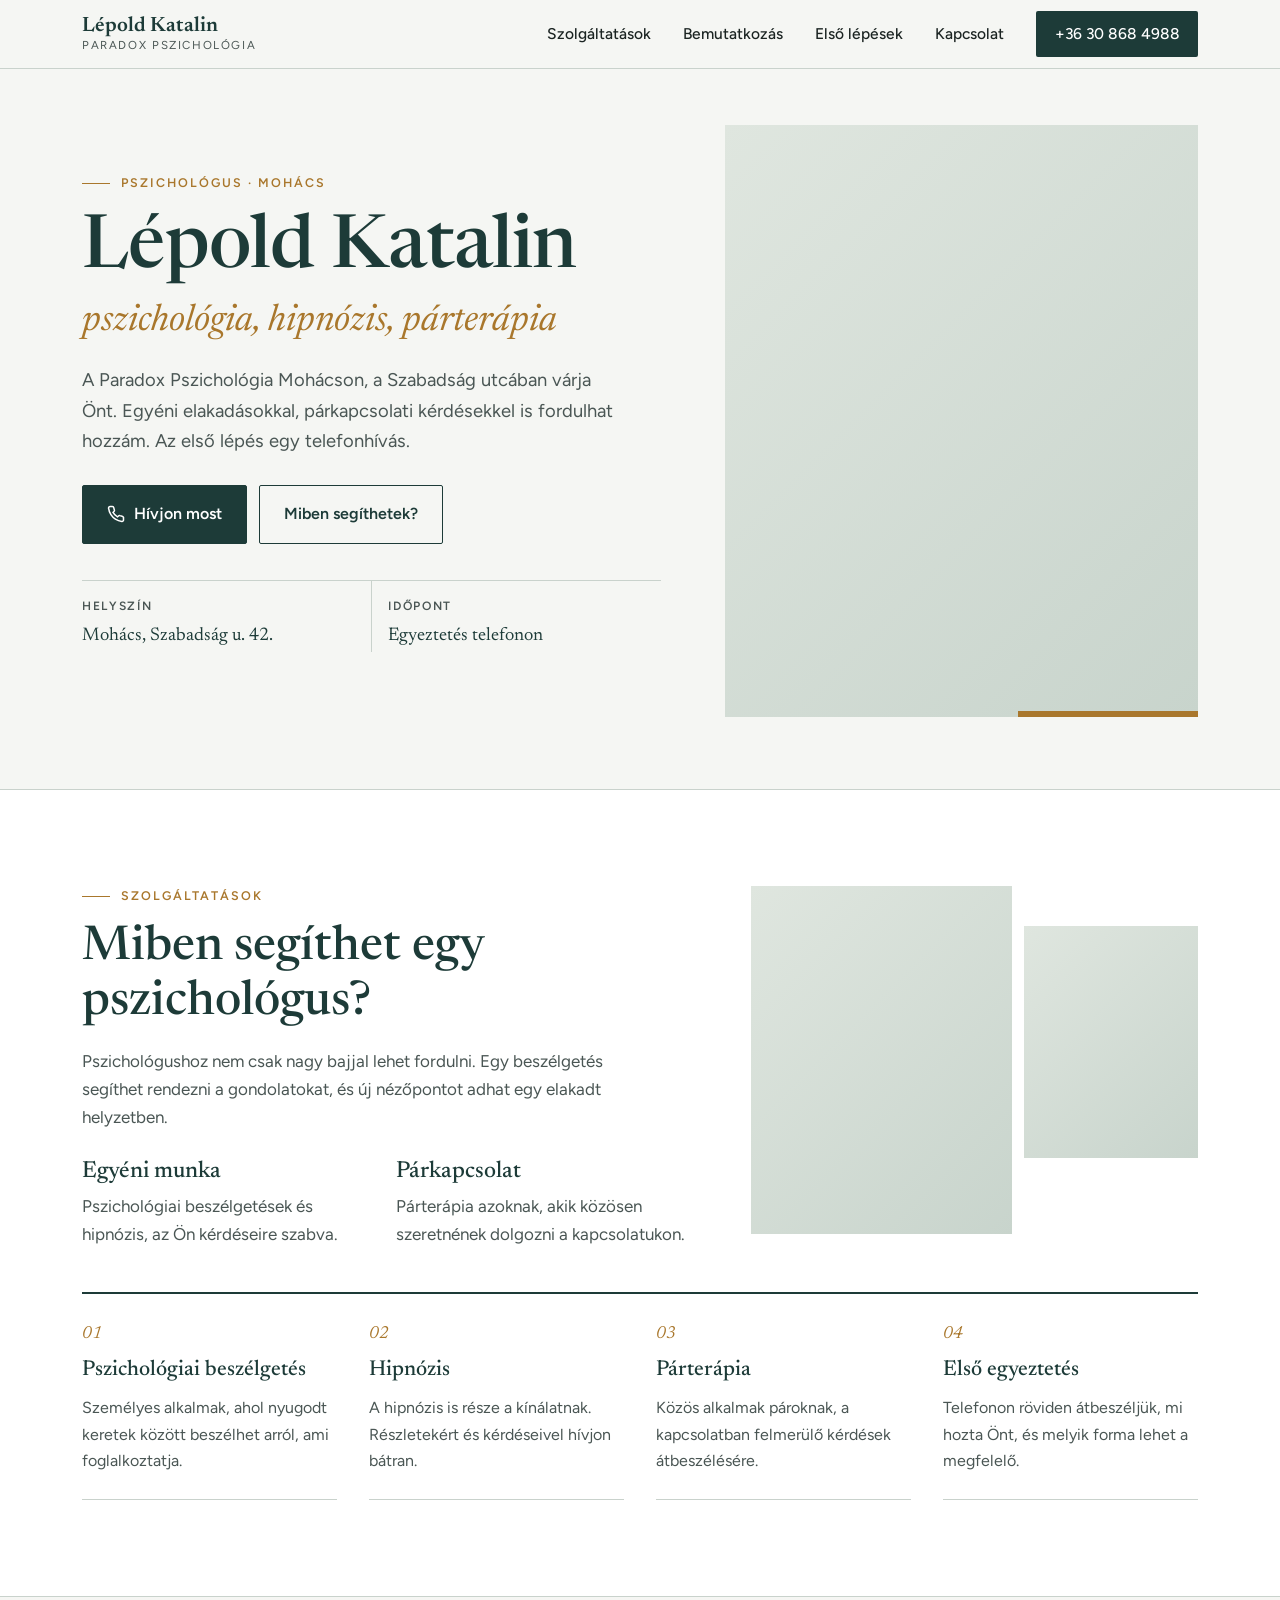
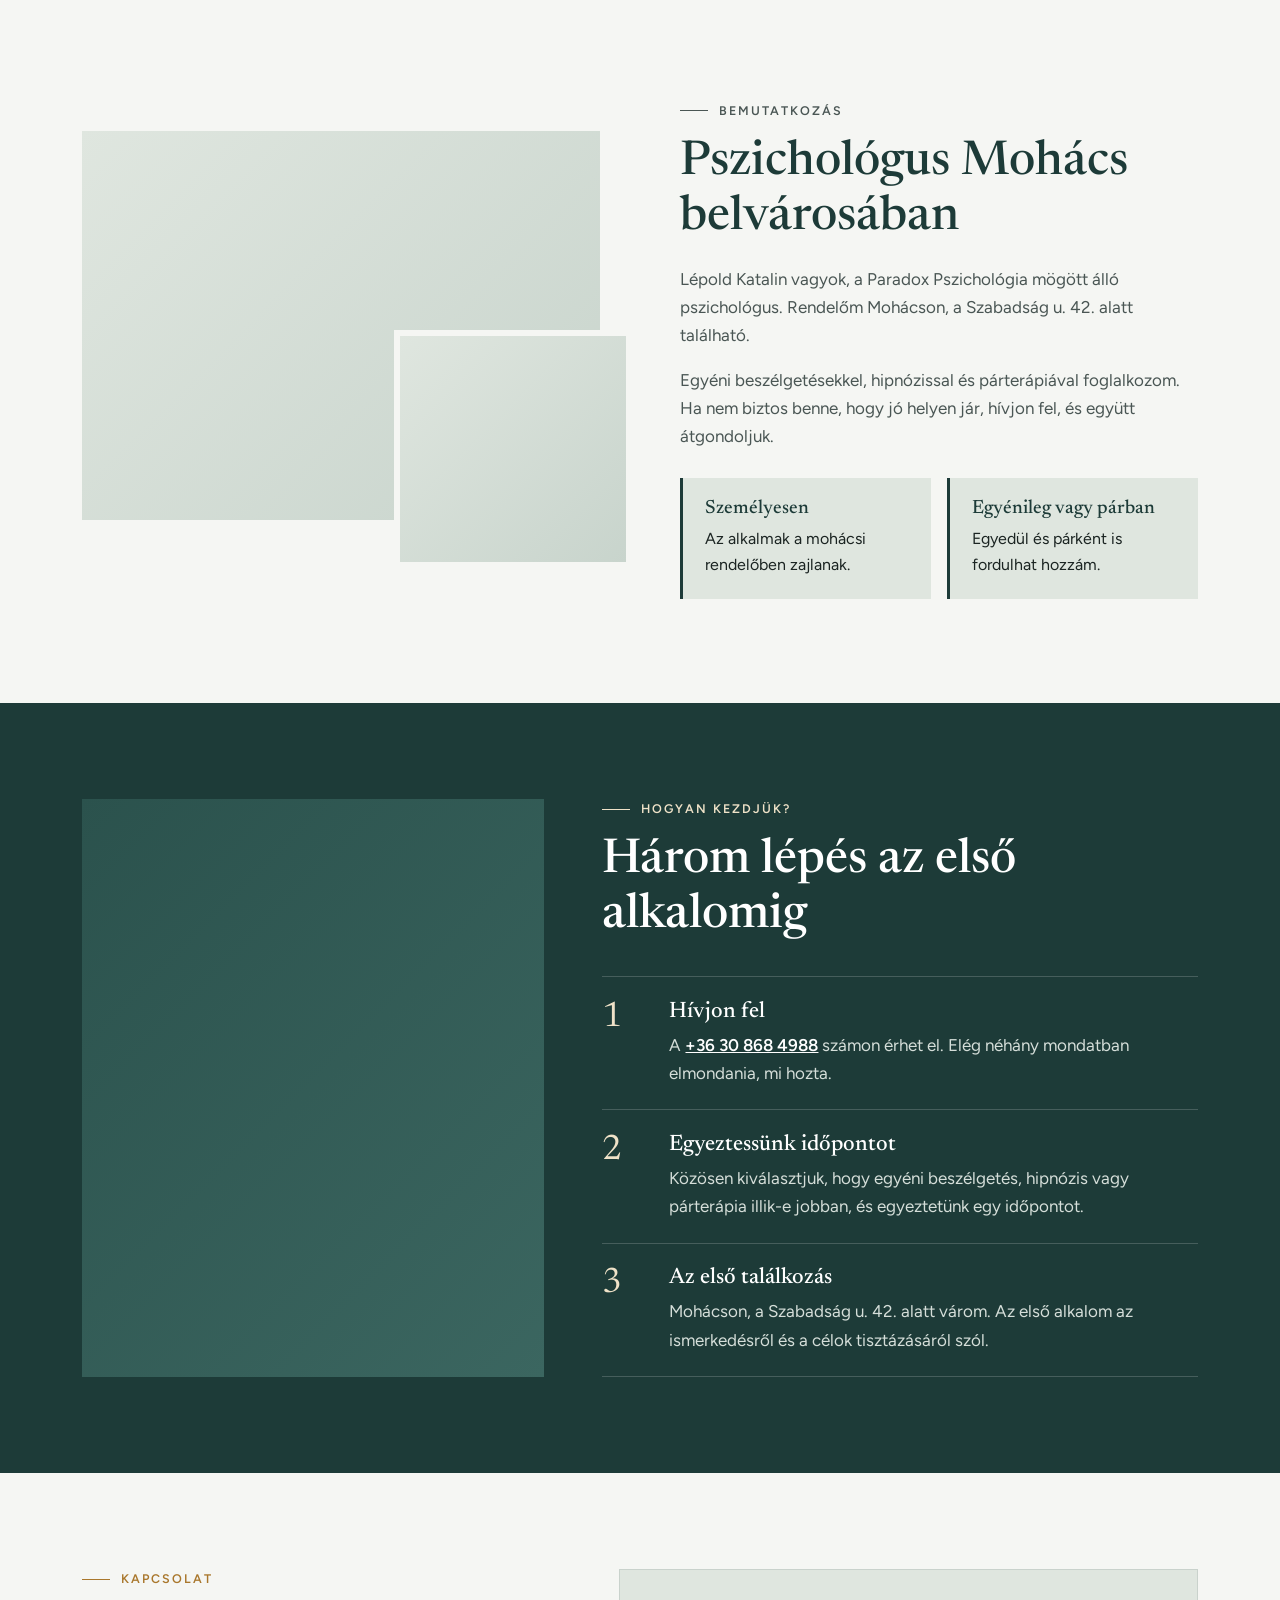
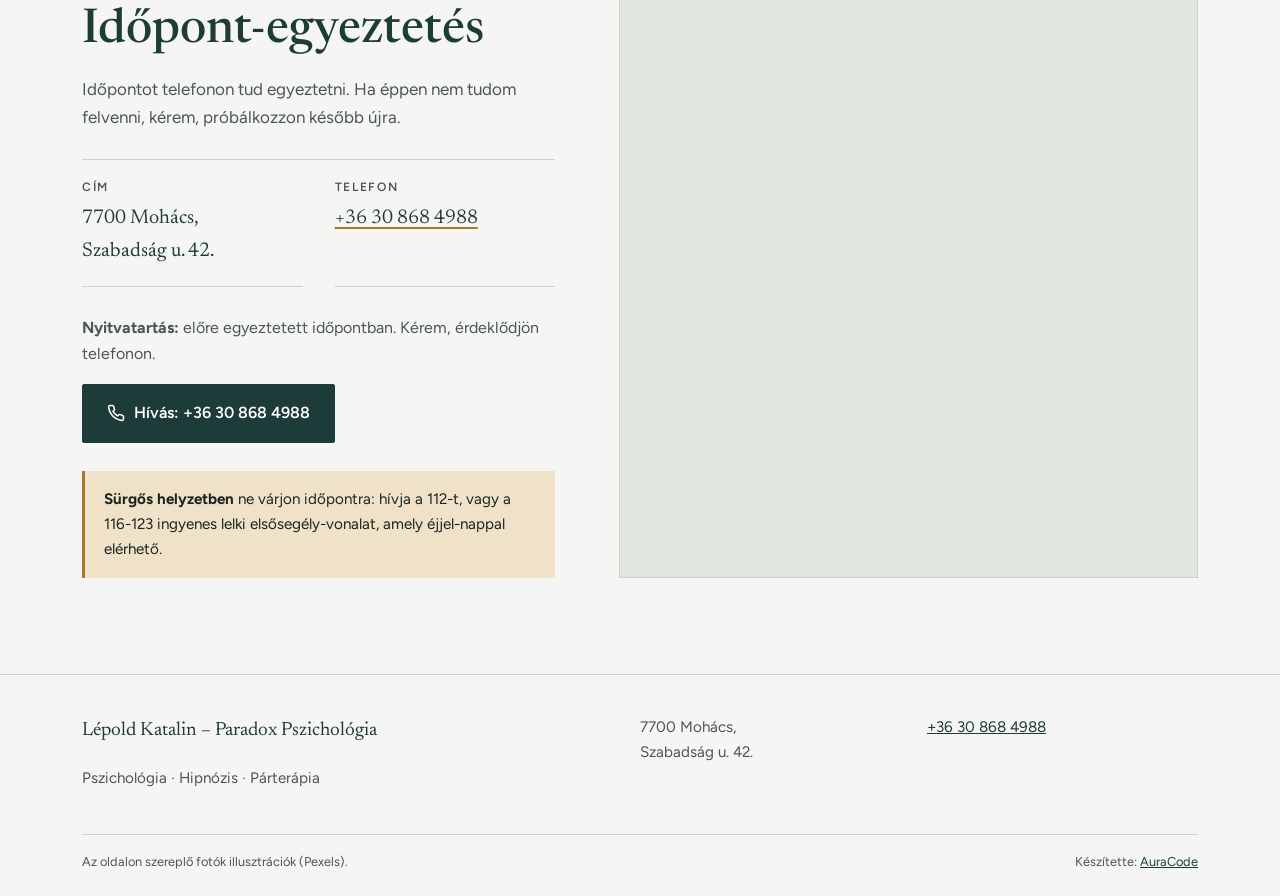
<file: lepold-katalin-paradox-pszichologia-hipnozis-parterapia/index.html>
<!doctype html>
<html lang="hu">
<head>
<meta charset="utf-8">
<meta name="viewport" content="width=device-width, initial-scale=1">
<title>Lépold Katalin – Paradox Pszichológia | Pszichológus, hipnózis, párterápia Mohácson</title>
<meta name="description" content="Lépold Katalin pszichológus Mohácson, a Szabadság u. 42. alatt. Paradox Pszichológia: egyéni beszélgetések, hipnózis és párterápia. Időpont-egyeztetés telefonon: +36 30 868 4988.">
<link rel="preconnect" href="https://fonts.googleapis.com">
<link rel="preconnect" href="https://fonts.gstatic.com" crossorigin>
<link href="https://fonts.googleapis.com/css2?family=Newsreader:ital,opsz,wght@0,6..72,400;0,6..72,500;0,6..72,600;1,6..72,400&family=Figtree:wght@400;500;600&display=swap" rel="stylesheet">
<script type="application/ld+json">
{
  "@context": "https://schema.org",
  "@type": "LocalBusiness",
  "name": "Lépold Katalin - Paradox Pszichológia - Hipnózis - Párterápia",
  "telephone": "+36 30 868 4988",
  "address": {
    "@type": "PostalAddress",
    "streetAddress": "Szabadság u. 42",
    "addressLocality": "Mohács",
    "postalCode": "7700",
    "addressCountry": "HU"
  }
}
</script>
<style>
:root{
  --pine:#1d3b38;
  --pine-2:#2b524d;
  --sage:#dfe6df;
  --ochre:#a9772c;
  --ochre-soft:#efe2c8;
  --bg:#f5f6f3;
  --paper:#ffffff;
  --ink:#1b2422;
  --muted:#4a5654;
  --line:#c9d2cc;
  --serif:"Newsreader",Georgia,"Times New Roman",serif;
  --sans:"Figtree",system-ui,-apple-system,"Segoe UI",sans-serif;
  --wrap:1180px;
}
*,*::before,*::after{box-sizing:border-box}
html{scroll-behavior:smooth;-webkit-text-size-adjust:100%}
body{margin:0;background:var(--bg);color:var(--ink);font-family:var(--sans);font-size:1.0625rem;line-height:1.65;overflow-x:hidden}
img{display:block;max-width:100%}
a{color:inherit}
h1,h2,h3{font-family:var(--serif);font-weight:500;line-height:1.15;margin:0;color:var(--pine)}
p{margin:0 0 1em}
.wrap{width:100%;max-width:var(--wrap);margin:0 auto;padding:0 1.25rem}
:focus-visible{outline:3px solid var(--ochre);outline-offset:3px;border-radius:2px}
.skip{position:absolute;left:-9999px;top:0;background:var(--pine);color:#fff;padding:.6rem 1rem;z-index:100}
.skip:focus{left:1rem;top:1rem}
.eyebrow{font-family:var(--sans);font-size:.78rem;letter-spacing:.16em;text-transform:uppercase;font-weight:600;color:var(--ochre);margin:0 0 .9rem;display:flex;align-items:center;gap:.7rem}
.eyebrow::before{content:"";width:28px;height:1px;background:currentColor}

/* Header */
.site-header{position:sticky;top:0;z-index:50;background:rgba(245,246,243,.94);backdrop-filter:blur(8px);border-bottom:1px solid var(--line)}
.nav{display:flex;align-items:center;justify-content:space-between;min-height:68px;gap:1rem}
.brand{text-decoration:none;display:flex;flex-direction:column;line-height:1.1}
.brand strong{font-family:var(--serif);font-size:1.3rem;font-weight:600;color:var(--pine)}
.brand span{font-size:.72rem;letter-spacing:.14em;text-transform:uppercase;color:var(--muted)}
.menu-btn{background:none;border:1px solid var(--pine);color:var(--pine);width:46px;height:42px;display:grid;place-items:center;cursor:pointer;border-radius:2px}
.menu-btn span,.menu-btn span::before,.menu-btn span::after{display:block;width:20px;height:2px;background:currentColor;position:relative;transition:transform .25s ease}
.menu-btn span::before,.menu-btn span::after{content:"";position:absolute;left:0}
.menu-btn span::before{top:-6px}.menu-btn span::after{top:6px}
.menu-btn[aria-expanded="true"] span{background:transparent}
.menu-btn[aria-expanded="true"] span::before{transform:translateY(6px) rotate(45deg)}
.menu-btn[aria-expanded="true"] span::after{transform:translateY(-6px) rotate(-45deg)}
.nav-links{position:absolute;top:100%;left:0;right:0;background:var(--bg);border-bottom:1px solid var(--line);display:none;flex-direction:column;padding:.5rem 1.25rem 1.25rem;margin:0;list-style:none}
.nav-links.open{display:flex}
.nav-links a{display:block;padding:.8rem 0;text-decoration:none;font-weight:500;border-bottom:1px solid var(--line)}
.nav-links li:last-child a{border:0}
.nav-links .nav-cta{margin-top:.6rem;background:var(--pine);color:#fff;text-align:center;padding:.85rem 1rem;border-radius:2px}

/* Buttons */
.btn{display:inline-flex;align-items:center;justify-content:center;gap:.55rem;font-family:var(--sans);font-weight:600;font-size:1rem;text-decoration:none;padding:.95rem 1.5rem;border-radius:2px;border:1.5px solid var(--pine);transition:background .2s ease,color .2s ease,transform .2s ease}
.btn-primary{background:var(--pine);color:#fff}
.btn-primary:hover{background:var(--pine-2)}
.btn-ghost{background:transparent;color:var(--pine)}
.btn-ghost:hover{background:var(--pine);color:#fff}
.btn svg{width:18px;height:18px;flex:none}

/* Image frames */
.frame{position:relative;overflow:hidden;background:var(--sage)}
.frame img{width:100%;height:100%;object-fit:cover}
.frame.img-fail{background:linear-gradient(135deg,var(--sage),#c8d4cc)}

/* Hero */
.hero{padding:2.5rem 0 3.5rem}
.hero-grid{display:grid;gap:2.25rem}
.hero h1{font-size:clamp(2.6rem,9vw,4.6rem);letter-spacing:-.01em}
.hero h1 em{display:block;font-style:italic;font-weight:400;font-size:.5em;color:var(--ochre);margin-top:.5rem;letter-spacing:0}
.hero .lead{font-size:1.15rem;color:var(--muted);max-width:34rem;margin:1.4rem 0 1.8rem}
.hero-actions{display:flex;flex-wrap:wrap;gap:.75rem}
.hero-facts{display:grid;grid-template-columns:1fr 1fr;margin-top:2.25rem;border-top:1px solid var(--line)}
.hero-facts div{padding:1rem 1rem 0 0}
.hero-facts div+div{padding-left:1rem;border-left:1px solid var(--line)}
.hero-facts dt{font-size:.75rem;letter-spacing:.14em;text-transform:uppercase;color:var(--muted);font-weight:600}
.hero-facts dd{margin:.3rem 0 0;font-family:var(--serif);font-size:1.15rem;color:var(--pine)}
.hero-media{aspect-ratio:4/5;max-height:620px}
.hero-media::after{content:"";position:absolute;inset:auto 0 0 auto;width:38%;height:6px;background:var(--ochre)}

/* Services */
.services{background:var(--paper);padding:4rem 0;border-top:1px solid var(--line);border-bottom:1px solid var(--line)}
.services-head{display:grid;gap:2rem;margin-bottom:2.75rem}
.services h2{font-size:clamp(2rem,6vw,3rem)}
.services-intro{color:var(--muted);margin-top:1rem;max-width:36rem}
.split-h3{display:grid;gap:1.5rem;margin-top:1.75rem}
.split-h3 h3{font-size:1.45rem;margin-bottom:.4rem}
.split-h3 p{color:var(--muted);margin:0}
.services-media{display:grid;grid-template-columns:3fr 2fr;gap:.75rem;align-self:start}
.services-media .frame{aspect-ratio:3/4}
.services-media .frame:last-child{margin-top:2.5rem}
.service-list{display:grid;gap:0;list-style:none;padding:0;margin:0;border-top:2px solid var(--pine)}
.service-list li{padding:1.5rem 0;border-bottom:1px solid var(--line)}
.service-list .num{font-family:var(--serif);font-style:italic;color:var(--ochre);font-size:1.1rem}
.service-list h4{font-family:var(--serif);font-weight:500;font-size:1.35rem;color:var(--pine);margin:.2rem 0 .45rem}
.service-list p{color:var(--muted);margin:0;font-size:1rem}

/* About */
.about{padding:4.5rem 0}
.about-grid{display:grid;gap:2.5rem;align-items:center}
.about-media{position:relative;padding-bottom:3rem}
.about-media .frame.main{aspect-ratio:4/3}
.about-media .frame.inset{position:absolute;width:46%;aspect-ratio:1/1;right:-0px;bottom:0;border:6px solid var(--bg)}
.about h2{font-size:clamp(2rem,6vw,3rem);margin-bottom:1.2rem}
.about-text p{color:var(--muted)}
.about-pair{display:grid;grid-template-columns:1fr;gap:1rem;margin-top:1.75rem}
.about-pair div{background:var(--sage);padding:1.25rem 1.35rem;border-left:3px solid var(--pine)}
.about-pair h3{font-size:1.2rem;margin-bottom:.35rem}
.about-pair p{margin:0;color:var(--ink);font-size:1rem}

/* Steps */
.steps{background:var(--pine);color:#eef2ef;padding:4.5rem 0}
.steps h2{color:#fff;font-size:clamp(2rem,6vw,3rem)}
.steps .eyebrow{color:var(--ochre-soft)}
.steps-grid{display:grid;gap:2.5rem}
.steps-list{list-style:none;padding:0;margin:2rem 0 0;display:grid;gap:0}
.steps-list li{display:grid;grid-template-columns:3.2rem 1fr;gap:1rem;padding:1.4rem 0;border-top:1px solid rgba(255,255,255,.18)}
.steps-list li:last-child{border-bottom:1px solid rgba(255,255,255,.18)}
.steps-list .n{font-family:var(--serif);font-size:2.2rem;line-height:1;color:var(--ochre-soft)}
.steps-list h3{color:#fff;font-size:1.4rem;margin-bottom:.35rem}
.steps-list p{margin:0;color:#d5ded9}
.steps-list a{color:#fff;font-weight:600}
.steps-media{aspect-ratio:4/5;align-self:stretch;min-height:320px}
.steps-media.frame.img-fail{background:linear-gradient(135deg,var(--pine-2),#3b6660)}

/* Contact */
.contact{padding:4.5rem 0}
.contact h2{font-size:clamp(2rem,6vw,3rem);margin-bottom:1rem}
.contact-grid{display:grid;gap:2.5rem}
.contact-intro{color:var(--muted);max-width:32rem}
.contact-pair{display:grid;grid-template-columns:1fr;gap:0;margin:1.75rem 0;border-top:1px solid var(--line)}
.contact-pair div{padding:1.1rem 0;border-bottom:1px solid var(--line)}
.contact-pair dt{font-size:.75rem;letter-spacing:.14em;text-transform:uppercase;color:var(--muted);font-weight:600}
.contact-pair dd{margin:.3rem 0 0;font-family:var(--serif);font-size:1.25rem;color:var(--pine)}
.contact-pair dd a{text-decoration-color:var(--ochre);text-underline-offset:4px}
.hours{font-size:1rem;color:var(--muted)}
.crisis{margin-top:1.75rem;font-size:.95rem;color:var(--ink);background:var(--ochre-soft);padding:1rem 1.2rem;border-left:3px solid var(--ochre)}
.crisis p{margin:0}
.map{border:1px solid var(--line);min-height:340px;background:var(--sage)}
.map iframe{display:block;width:100%;height:100%;min-height:340px;border:0}

/* Footer */
.site-footer{background:#14292700;border-top:1px solid var(--line);padding:2.5rem 0 1.5rem;font-size:.95rem;color:var(--muted)}
.footer-grid{display:grid;gap:1rem}
.footer-name{font-family:var(--serif);font-size:1.2rem;color:var(--pine)}
.site-footer address{font-style:normal}
.site-footer a{color:var(--pine)}
.credit{margin-top:1.75rem;padding-top:1rem;border-top:1px solid var(--line);font-size:.8rem;display:flex;flex-wrap:wrap;justify-content:space-between;gap:.5rem}

/* Reveal */
.reveal{opacity:0;transform:translateY(18px);transition:opacity .7s ease,transform .7s ease}
.reveal.in{opacity:1;transform:none}
@media (prefers-reduced-motion:reduce){
  html{scroll-behavior:auto}
  .reveal{opacity:1;transform:none;transition:none}
  *{transition:none!important;animation:none!important}
}

/* Tablet */
@media (min-width:768px){
  .wrap{padding:0 2rem}
  .hero{padding:3.5rem 0 4.5rem}
  .split-h3{grid-template-columns:1fr 1fr}
  .service-list{grid-template-columns:1fr 1fr;column-gap:2.5rem}
  .about-pair{grid-template-columns:1fr 1fr}
  .contact-pair{grid-template-columns:1fr 1fr;column-gap:2rem}
  .footer-grid{grid-template-columns:2fr 1fr 1fr}
}

/* Desktop */
@media (min-width:1024px){
  .menu-btn{display:none}
  .nav-links{position:static;display:flex;flex-direction:row;align-items:center;gap:2rem;padding:0;background:none;border:0}
  .nav-links a{border:0;padding:.3rem 0;font-size:.97rem}
  .nav-links a:not(.nav-cta):hover{color:var(--ochre)}
  .nav-links .nav-cta{margin:0;padding:.65rem 1.15rem}
  .hero-grid{grid-template-columns:1.1fr .9fr;align-items:center;gap:4rem}
  .services{padding:6rem 0}
  .services-head{grid-template-columns:1.15fr .85fr;gap:4rem;align-items:start}
  .service-list{grid-template-columns:repeat(4,1fr);column-gap:2rem}
  .about{padding:6.5rem 0}
  .about-grid{grid-template-columns:1fr 1fr;gap:5rem}
  .about-media .frame.inset{right:-2rem}
  .steps{padding:6rem 0}
  .steps-grid{grid-template-columns:.85fr 1.15fr;gap:5rem;align-items:center}
  .steps-media{order:-1}
  .contact{padding:6rem 0}
  .contact-grid{grid-template-columns:.9fr 1.1fr;gap:4rem;align-items:stretch}
  .map,.map iframe{min-height:480px}
}
</style>
</head>
<body>
<a class="skip" href="#tartalom">Ugrás a tartalomhoz</a>

<header class="site-header">
  <div class="wrap nav">
    <a class="brand" href="#top" aria-label="Lépold Katalin – Paradox Pszichológia, vissza az oldal tetejére">
      <strong>Lépold Katalin</strong>
      <span>Paradox Pszichológia</span>
    </a>
    <button class="menu-btn" type="button" aria-expanded="false" aria-controls="menu" aria-label="Menü megnyitása"><span></span></button>
    <ul class="nav-links" id="menu">
      <li><a href="#szolgaltatasok">Szolgáltatások</a></li>
      <li><a href="#rolunk">Bemutatkozás</a></li>
      <li><a href="#kezdes">Első lépések</a></li>
      <li><a href="#kapcsolat">Kapcsolat</a></li>
      <li><a class="nav-cta" href="tel:+36308684988">+36 30 868 4988</a></li>
    </ul>
  </div>
</header>

<main id="tartalom">

<section id="top" class="hero">
  <div class="wrap hero-grid">
    <div>
      <p class="eyebrow">Pszichológus · Mohács</p>
      <h1>Lépold Katalin<em>pszichológia, hipnózis, párterápia</em></h1>
      <p class="lead">A Paradox Pszichológia Mohácson, a Szabadság utcában várja Önt. Egyéni elakadásokkal, párkapcsolati kérdésekkel is fordulhat hozzám. Az első lépés egy telefonhívás.</p>
      <div class="hero-actions">
        <a class="btn btn-primary" href="tel:+36308684988">
          <svg viewBox="0 0 24 24" fill="none" stroke="currentColor" stroke-width="2" aria-hidden="true"><path d="M22 16.9v3a2 2 0 0 1-2.2 2 19.8 19.8 0 0 1-8.6-3.1 19.5 19.5 0 0 1-6-6A19.8 19.8 0 0 1 2.1 4.2 2 2 0 0 1 4.1 2h3a2 2 0 0 1 2 1.7c.1 1 .4 1.9.7 2.8a2 2 0 0 1-.5 2.1L8 9.9a16 16 0 0 0 6 6l1.3-1.3a2 2 0 0 1 2.1-.4c.9.3 1.8.6 2.8.7a2 2 0 0 1 1.7 2z"/></svg>
          Hívjon most
        </a>
        <a class="btn btn-ghost" href="#szolgaltatasok">Miben segíthetek?</a>
      </div>
      <dl class="hero-facts">
        <div><dt>Helyszín</dt><dd>Mohács, Szabadság u. 42.</dd></div>
        <div><dt>Időpont</dt><dd>Egyeztetés telefonon</dd></div>
      </dl>
    </div>
    <div class="frame hero-media">
      <img src="https://images.pexels.com/photos/7699488/pexels-photo-7699488.jpeg?auto=compress&cs=tinysrgb&w=1440" alt="Hangulatkép: nyugodt, bizalmas beszélgetés egy terápiás térben" width="1440" height="1800" fetchpriority="high" onerror="this.parentNode.classList.add('img-fail');this.remove()">
    </div>
  </div>
</section>

<section id="szolgaltatasok" class="services">
  <div class="wrap">
    <div class="services-head">
      <div class="reveal">
        <p class="eyebrow">Szolgáltatások</p>
        <h2>Miben segíthet egy pszichológus?</h2>
        <p class="services-intro">Pszichológushoz nem csak nagy bajjal lehet fordulni. Egy beszélgetés segíthet rendezni a gondolatokat, és új nézőpontot adhat egy elakadt helyzetben.</p>
        <div class="split-h3">
          <div>
            <h3>Egyéni munka</h3>
            <p>Pszichológiai beszélgetések és hipnózis, az Ön kérdéseire szabva.</p>
          </div>
          <div>
            <h3>Párkapcsolat</h3>
            <p>Párterápia azoknak, akik közösen szeretnének dolgozni a kapcsolatukon.</p>
          </div>
        </div>
      </div>
      <div class="services-media reveal">
        <div class="frame">
          <img src="https://images.pexels.com/photos/5699435/pexels-photo-5699435.jpeg?auto=compress&cs=tinysrgb&w=1440" alt="Illusztráció: pszichológiai konzultáció hangulata" loading="lazy" width="900" height="1200" onerror="this.parentNode.classList.add('img-fail');this.remove()">
        </div>
        <div class="frame">
          <img src="https://images.pexels.com/photos/23495753/pexels-photo-23495753.jpeg?auto=compress&cs=tinysrgb&w=1440" alt="Illusztráció: elcsendesedés és befelé figyelés" loading="lazy" width="900" height="1200" onerror="this.parentNode.classList.add('img-fail');this.remove()">
        </div>
      </div>
    </div>
    <ul class="service-list reveal">
      <li>
        <span class="num">01</span>
        <h4>Pszichológiai beszélgetés</h4>
        <p>Személyes alkalmak, ahol nyugodt keretek között beszélhet arról, ami foglalkoztatja.</p>
      </li>
      <li>
        <span class="num">02</span>
        <h4>Hipnózis</h4>
        <p>A hipnózis is része a kínálatnak. Részletekért és kérdéseivel hívjon bátran.</p>
      </li>
      <li>
        <span class="num">03</span>
        <h4>Párterápia</h4>
        <p>Közös alkalmak pároknak, a kapcsolatban felmerülő kérdések átbeszélésére.</p>
      </li>
      <li>
        <span class="num">04</span>
        <h4>Első egyeztetés</h4>
        <p>Telefonon röviden átbeszéljük, mi hozta Önt, és melyik forma lehet a megfelelő.</p>
      </li>
    </ul>
  </div>
</section>

<section id="rolunk" class="about">
  <div class="wrap about-grid">
    <div class="about-media reveal">
      <div class="frame main">
        <img src="https://images.pexels.com/photos/9064328/pexels-photo-9064328.jpeg?auto=compress&cs=tinysrgb&w=1440" alt="Hangulatkép: barátságos, nyugodt beszélgetős helyzet" loading="lazy" width="1440" height="1080" onerror="this.parentNode.classList.add('img-fail');this.remove()">
      </div>
      <div class="frame inset">
        <img src="https://images.pexels.com/photos/9064708/pexels-photo-9064708.jpeg?auto=compress&cs=tinysrgb&w=1440" alt="Illusztráció: figyelmes jelenlét egy beszélgetés közben" loading="lazy" width="700" height="700" onerror="this.parentNode.classList.add('img-fail');this.remove()">
      </div>
    </div>
    <div class="about-text reveal">
      <p class="eyebrow">Bemutatkozás</p>
      <h2>Pszichológus Mohács belvárosában</h2>
      <p>Lépold Katalin vagyok, a Paradox Pszichológia mögött álló pszichológus. Rendelőm Mohácson, a Szabadság u. 42. alatt található.</p>
      <p>Egyéni beszélgetésekkel, hipnózissal és párterápiával foglalkozom. Ha nem biztos benne, hogy jó helyen jár, hívjon fel, és együtt átgondoljuk.</p>
      <div class="about-pair">
        <div>
          <h3>Személyesen</h3>
          <p>Az alkalmak a mohácsi rendelőben zajlanak.</p>
        </div>
        <div>
          <h3>Egyénileg vagy párban</h3>
          <p>Egyedül és párként is fordulhat hozzám.</p>
        </div>
      </div>
    </div>
  </div>
</section>

<section id="kezdes" class="steps">
  <div class="wrap steps-grid">
    <div class="reveal">
      <p class="eyebrow">Hogyan kezdjük?</p>
      <h2>Három lépés az első alkalomig</h2>
      <ol class="steps-list">
        <li>
          <span class="n" aria-hidden="true">1</span>
          <div>
            <h3>Hívjon fel</h3>
            <p>A <a href="tel:+36308684988">+36 30 868 4988</a> számon érhet el. Elég néhány mondatban elmondania, mi hozta.</p>
          </div>
        </li>
        <li>
          <span class="n" aria-hidden="true">2</span>
          <div>
            <h3>Egyeztessünk időpontot</h3>
            <p>Közösen kiválasztjuk, hogy egyéni beszélgetés, hipnózis vagy párterápia illik-e jobban, és egyeztetünk egy időpontot.</p>
          </div>
        </li>
        <li>
          <span class="n" aria-hidden="true">3</span>
          <div>
            <h3>Az első találkozás</h3>
            <p>Mohácson, a Szabadság u. 42. alatt várom. Az első alkalom az ismerkedésről és a célok tisztázásáról szól.</p>
          </div>
        </li>
      </ol>
    </div>
    <div class="frame steps-media reveal">
      <img src="https://images.pexels.com/photos/9064315/pexels-photo-9064315.jpeg?auto=compress&cs=tinysrgb&w=1440" alt="Hangulatkép: két ember beszélget egy nyugodt térben" loading="lazy" width="1100" height="1375" onerror="this.parentNode.classList.add('img-fail');this.remove()">
    </div>
  </div>
</section>

<section id="kapcsolat" class="contact">
  <div class="wrap contact-grid">
    <div class="reveal">
      <p class="eyebrow">Kapcsolat</p>
      <h2>Időpont-egyeztetés</h2>
      <p class="contact-intro">Időpontot telefonon tud egyeztetni. Ha éppen nem tudom felvenni, kérem, próbálkozzon később újra.</p>
      <dl class="contact-pair">
        <div><dt>Cím</dt><dd>7700 Mohács,<br>Szabadság u. 42.</dd></div>
        <div><dt>Telefon</dt><dd><a href="tel:+36308684988">+36 30 868 4988</a></dd></div>
      </dl>
      <p class="hours"><strong>Nyitvatartás:</strong> előre egyeztetett időpontban. Kérem, érdeklődjön telefonon.</p>
      <a class="btn btn-primary" href="tel:+36308684988">
        <svg viewBox="0 0 24 24" fill="none" stroke="currentColor" stroke-width="2" aria-hidden="true"><path d="M22 16.9v3a2 2 0 0 1-2.2 2 19.8 19.8 0 0 1-8.6-3.1 19.5 19.5 0 0 1-6-6A19.8 19.8 0 0 1 2.1 4.2 2 2 0 0 1 4.1 2h3a2 2 0 0 1 2 1.7c.1 1 .4 1.9.7 2.8a2 2 0 0 1-.5 2.1L8 9.9a16 16 0 0 0 6 6l1.3-1.3a2 2 0 0 1 2.1-.4c.9.3 1.8.6 2.8.7a2 2 0 0 1 1.7 2z"/></svg>
        Hívás: +36 30 868 4988
      </a>
      <div class="crisis">
        <p><strong>Sürgős helyzetben</strong> ne várjon időpontra: hívja a 112-t, vagy a 116-123 ingyenes lelki elsősegély-vonalat, amely éjjel-nappal elérhető.</p>
      </div>
    </div>
    <div class="map reveal">
      <iframe src="https://www.google.com/maps?q=Moh%C3%A1cs%2C%20Szabads%C3%A1g%20u.%2042%2C%207700%20Magyarorsz%C3%A1g&output=embed" title="Térkép: Mohács, Szabadság u. 42." loading="lazy" referrerpolicy="no-referrer-when-downgrade" allowfullscreen></iframe>
    </div>
  </div>
</section>

</main>

<footer class="site-footer">
  <div class="wrap">
    <div class="footer-grid">
      <div>
        <p class="footer-name">Lépold Katalin – Paradox Pszichológia</p>
        <p>Pszichológia · Hipnózis · Párterápia</p>
      </div>
      <address>7700 Mohács,<br>Szabadság u. 42.</address>
      <p><a href="tel:+36308684988">+36 30 868 4988</a></p>
    </div>
    <div class="credit">
      <span>Az oldalon szereplő fotók illusztrációk (Pexels).</span>
      <span>Készítette: <a href="https://auracode.hu" target="_blank" rel="noopener">AuraCode</a></span>
    </div>
  </div>
</footer>

<script>
(function(){
  var btn=document.querySelector('.menu-btn');
  var menu=document.getElementById('menu');
  function close(){menu.classList.remove('open');btn.setAttribute('aria-expanded','false');btn.setAttribute('aria-label','Menü megnyitása');}
  btn.addEventListener('click',function(){
    var open=menu.classList.toggle('open');
    btn.setAttribute('aria-expanded',open?'true':'false');
    btn.setAttribute('aria-label',open?'Menü bezárása':'Menü megnyitása');
  });
  menu.querySelectorAll('a').forEach(function(a){a.addEventListener('click',close);});
  document.addEventListener('keydown',function(e){if(e.key==='Escape'&&menu.classList.contains('open')){close();btn.focus();}});
  window.addEventListener('resize',function(){if(window.innerWidth>=1024)close();});

  var els=document.querySelectorAll('.reveal');
  var reduce=window.matchMedia('(prefers-reduced-motion: reduce)').matches;
  if(reduce||!('IntersectionObserver' in window)){els.forEach(function(el){el.classList.add('in');});return;}
  var io=new IntersectionObserver(function(entries){
    entries.forEach(function(en){if(en.isIntersecting){en.target.classList.add('in');io.unobserve(en.target);}});
  },{threshold:.12,rootMargin:'0px 0px -40px 0px'});
  els.forEach(function(el){io.observe(el);});
})();
</script>
</body>
</html>
</file>
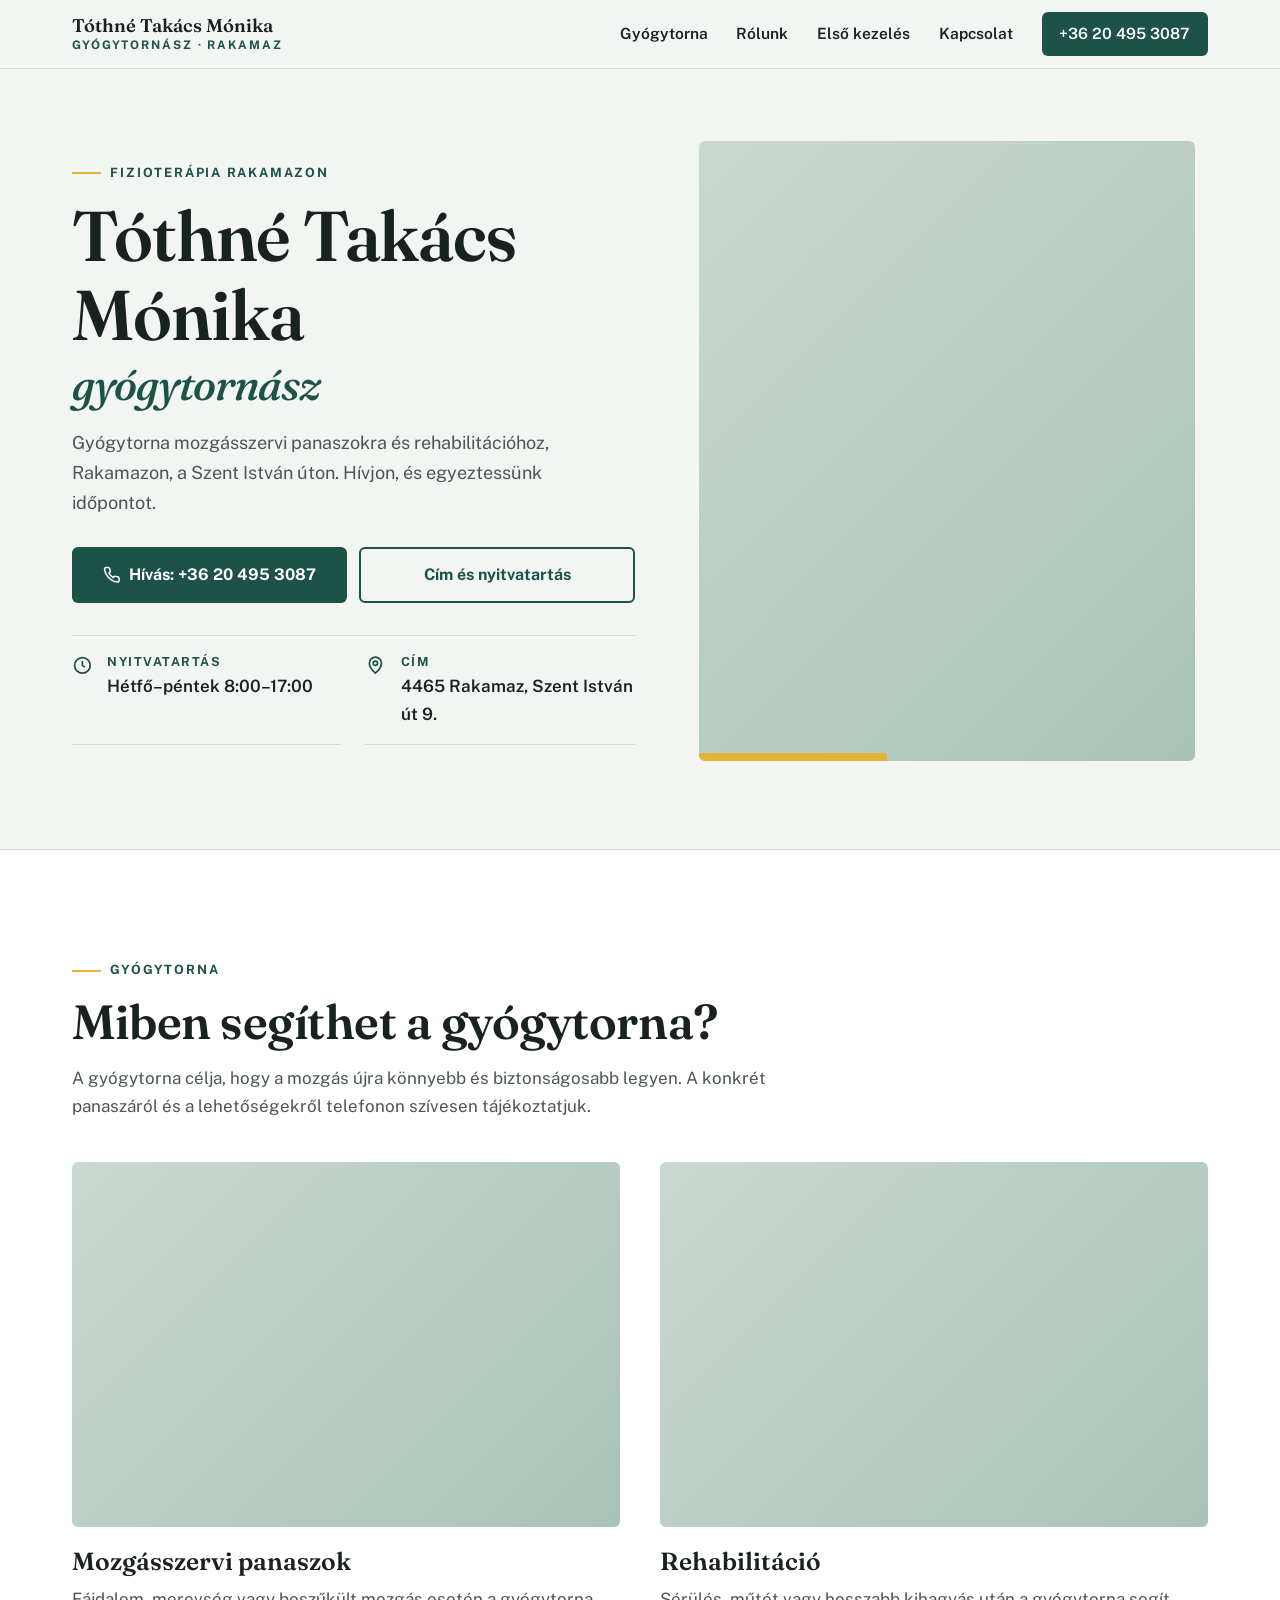
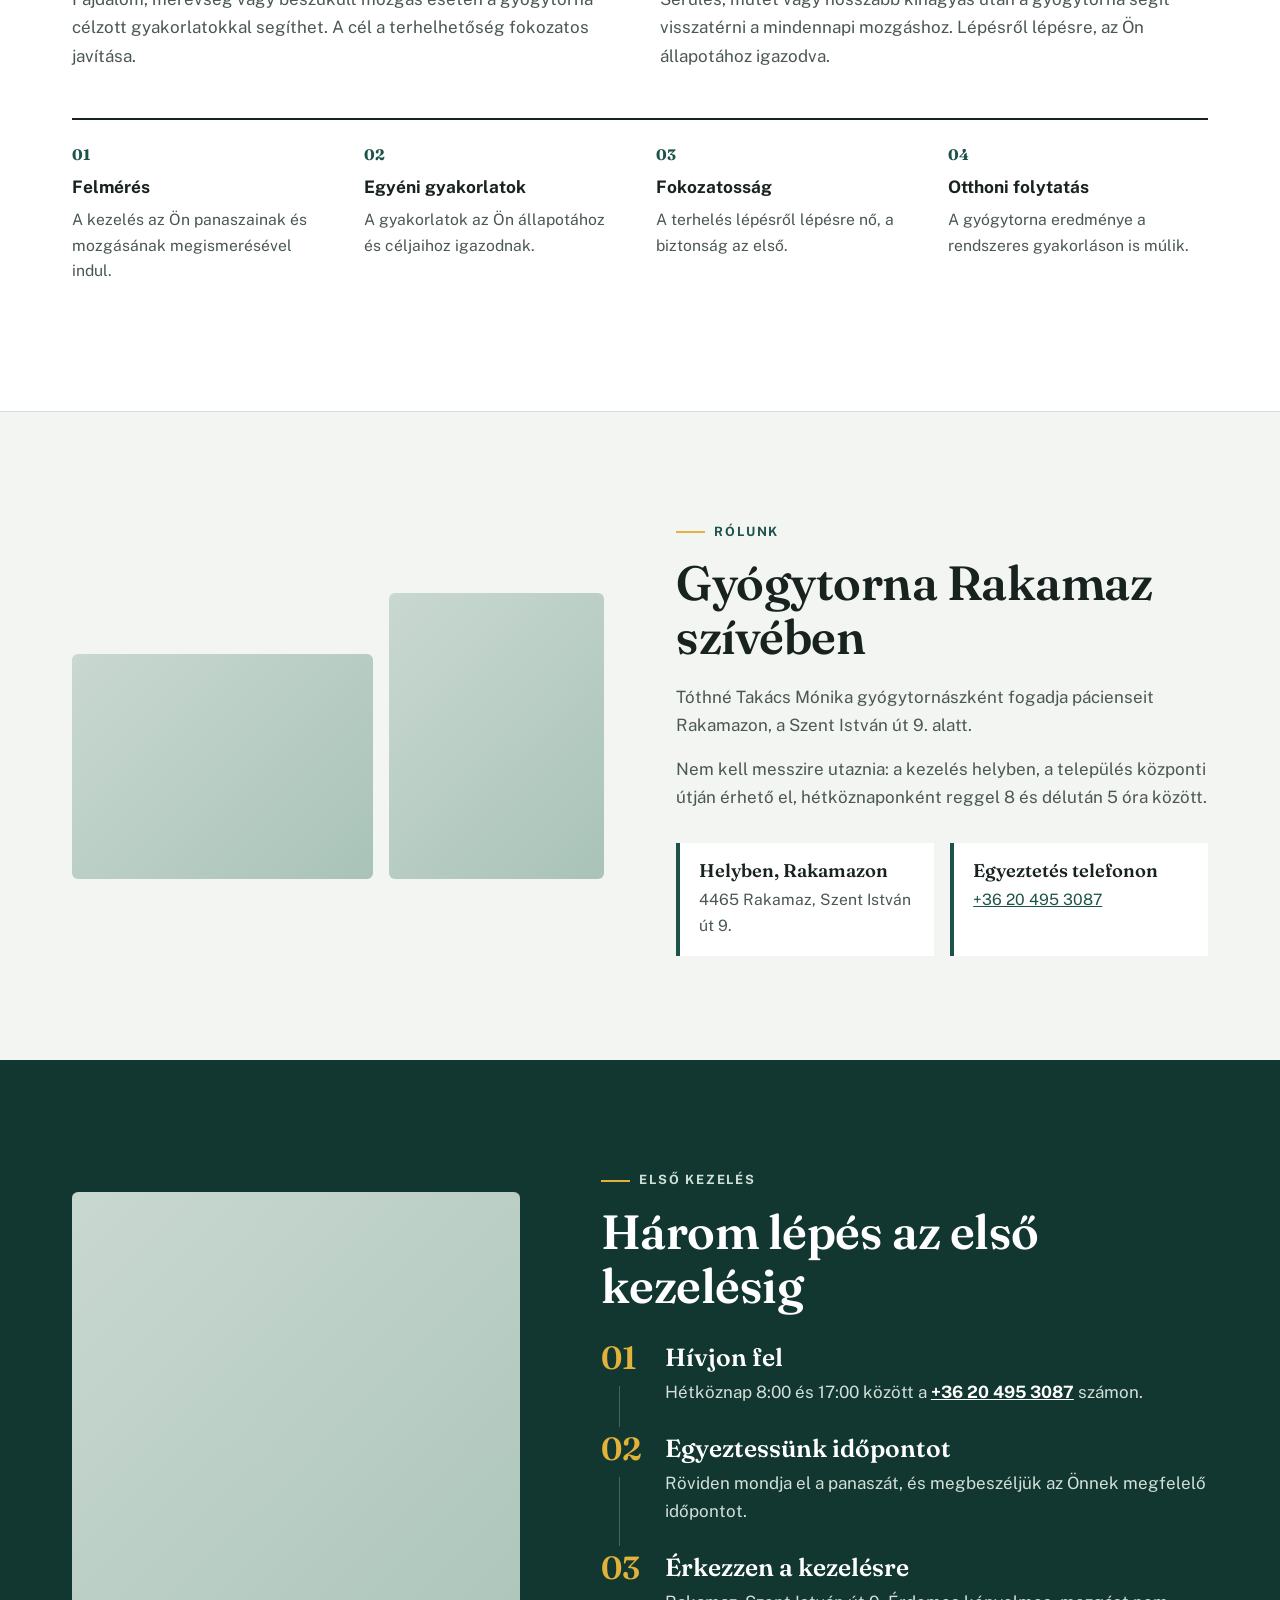
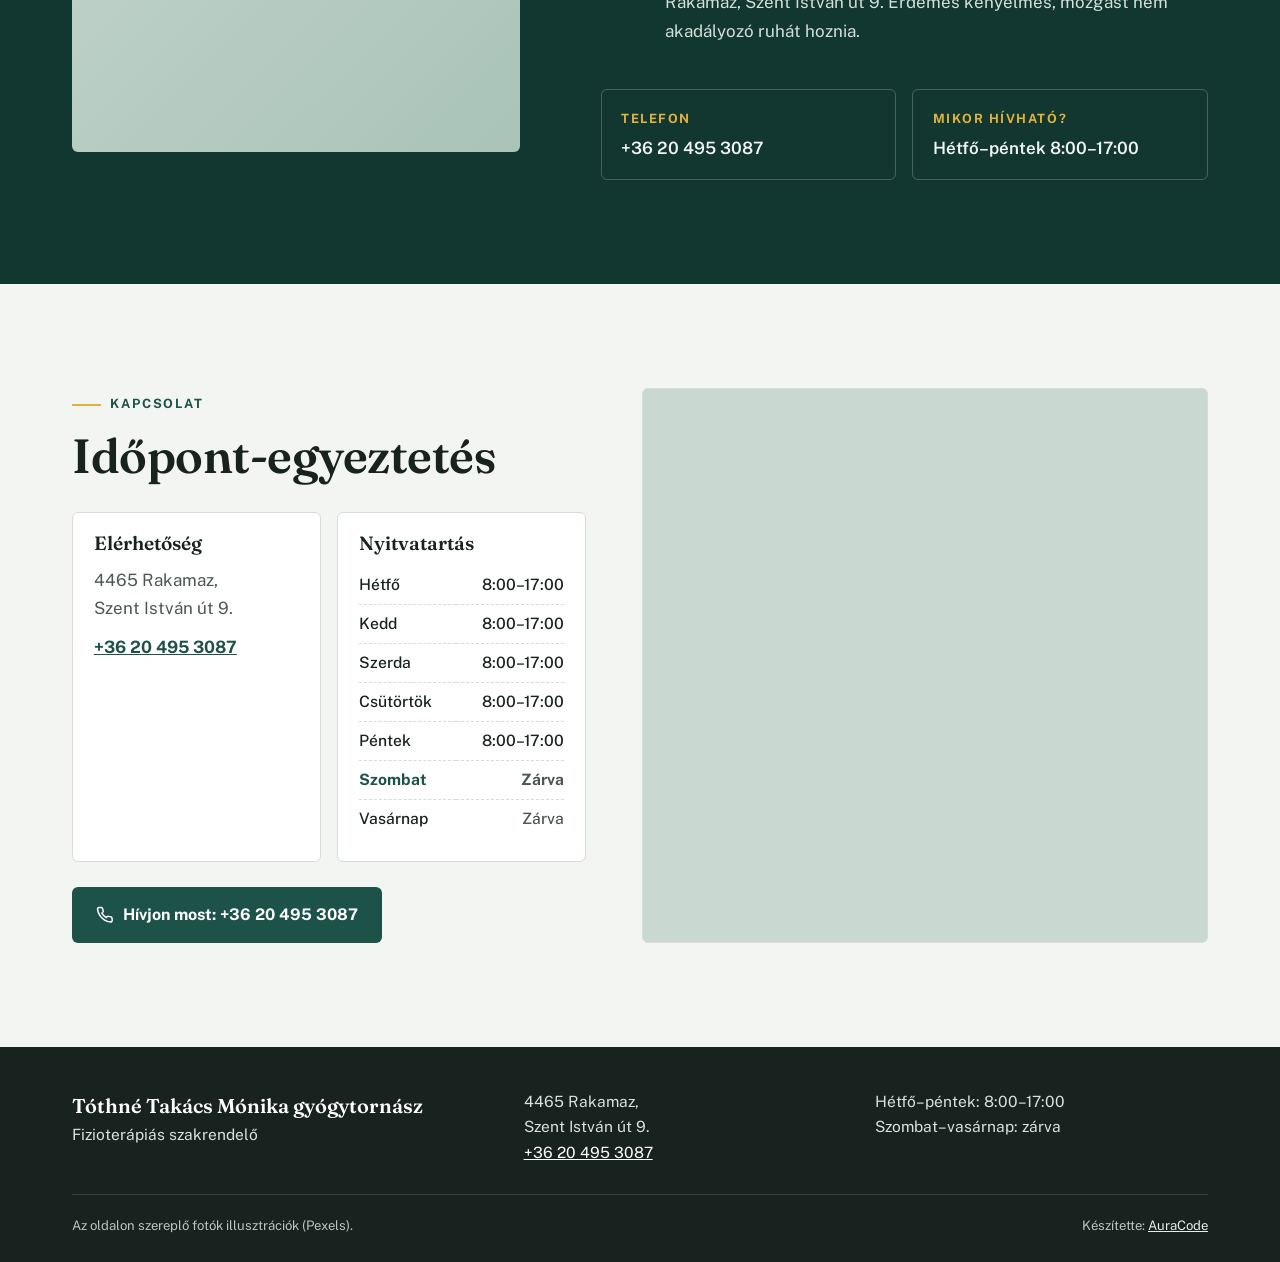
<file: tothne-takacs-monika-gyogytornasz/index.html>
<!doctype html>
<html lang="hu">
<head>
<meta charset="utf-8">
<meta name="viewport" content="width=device-width, initial-scale=1">
<title>Tóthné Takács Mónika gyógytornász – Rakamaz, Szent István út 9.</title>
<meta name="description" content="Tóthné Takács Mónika gyógytornász Rakamazon, a Szent István út 9. alatt. Gyógytorna mozgásszervi panaszokra és rehabilitációhoz. Hétköznap 8:00–17:00. Időpont: +36 20 495 3087.">
<link rel="preconnect" href="https://fonts.googleapis.com">
<link rel="preconnect" href="https://fonts.gstatic.com" crossorigin>
<link href="https://fonts.googleapis.com/css2?family=Fraunces:opsz,wght@9..144,500;9..144,600;9..144,700&family=Public+Sans:wght@400;500;600;700&display=swap" rel="stylesheet">
<link rel="preload" as="image" href="https://images.pexels.com/photos/20860616/pexels-photo-20860616.jpeg?auto=compress&cs=tinysrgb&w=1440">
<script type="application/ld+json">
{
  "@context": "https://schema.org",
  "@type": "LocalBusiness",
  "name": "Tóthné Takács Mónika GYÓGYTORNÁSZ",
  "description": "Fizioterápiás szakrendelő, gyógytorna Rakamazon.",
  "telephone": "+36204953087",
  "address": {
    "@type": "PostalAddress",
    "streetAddress": "Szent István út 9",
    "addressLocality": "Rakamaz",
    "postalCode": "4465",
    "addressCountry": "HU"
  },
  "openingHoursSpecification": [
    {
      "@type": "OpeningHoursSpecification",
      "dayOfWeek": ["Monday","Tuesday","Wednesday","Thursday","Friday"],
      "opens": "08:00",
      "closes": "17:00"
    }
  ]
}
</script>
<style>
:root{
  --bg:#f3f5f2;
  --surface:#ffffff;
  --ink:#18221f;
  --muted:#4a5753;
  --primary:#1d5249;
  --primary-dark:#123630;
  --accent:#e2b23a;
  --line:#d5ddd8;
  --fallback:#c9d8d1;
  --radius:6px;
  --maxw:1200px;
  --head:"Fraunces", Georgia, "Times New Roman", serif;
  --body:"Public Sans", "Segoe UI", Arial, sans-serif;
}
*,*::before,*::after{box-sizing:border-box}
html{scroll-behavior:smooth;-webkit-text-size-adjust:100%}
body{
  margin:0;background:var(--bg);color:var(--ink);
  font-family:var(--body);font-size:1.0625rem;line-height:1.65;
  overflow-x:hidden;
}
img{display:block;max-width:100%;height:auto}
a{color:var(--primary)}
h1,h2,h3{font-family:var(--head);line-height:1.12;margin:0;color:var(--ink);font-weight:600}
h1{font-size:clamp(2.3rem,7vw,4.4rem);letter-spacing:-.015em}
h2{font-size:clamp(1.85rem,4.6vw,3rem);letter-spacing:-.01em}
h3{font-size:clamp(1.25rem,2.4vw,1.55rem)}
p{margin:0}
.wrap{width:100%;max-width:var(--maxw);margin:0 auto;padding:0 1.25rem}
:focus-visible{outline:3px solid var(--accent);outline-offset:3px;border-radius:2px}
.skip{position:absolute;left:-999px;top:0;background:var(--primary-dark);color:#fff;padding:.7rem 1rem;z-index:100}
.skip:focus{left:1rem;top:1rem}
.eyebrow{
  display:inline-block;font-size:.8rem;font-weight:700;letter-spacing:.14em;text-transform:uppercase;
  color:var(--primary);margin-bottom:.9rem;
}
.eyebrow::before{content:"";display:inline-block;width:1.8rem;height:2px;background:var(--accent);vertical-align:middle;margin-right:.6rem}

/* Buttons */
.btn{
  display:inline-flex;align-items:center;justify-content:center;gap:.55rem;
  min-height:50px;padding:.8rem 1.4rem;border-radius:var(--radius);
  font-weight:700;font-size:1rem;text-decoration:none;border:2px solid transparent;
  transition:background-color .2s ease,color .2s ease,border-color .2s ease,transform .2s ease;
}
.btn svg{width:1.1rem;height:1.1rem;flex:none}
.btn-primary{background:var(--primary);color:#fff}
.btn-primary:hover{background:var(--primary-dark)}
.btn-ghost{border-color:var(--primary);color:var(--primary);background:transparent}
.btn-ghost:hover{background:var(--primary);color:#fff}
.btn-accent{background:var(--accent);color:#1b1a12}
.btn-accent:hover{background:#f0c552}

/* Header */
.site-header{
  position:sticky;top:0;z-index:50;background:rgba(243,245,242,.94);
  backdrop-filter:saturate(140%) blur(8px);-webkit-backdrop-filter:saturate(140%) blur(8px);
  border-bottom:1px solid var(--line);
}
.nav{display:flex;align-items:center;justify-content:space-between;min-height:68px;gap:1rem}
.brand{text-decoration:none;color:var(--ink);display:flex;flex-direction:column;line-height:1.1}
.brand strong{font-family:var(--head);font-size:1.15rem;font-weight:600}
.brand span{font-size:.74rem;letter-spacing:.16em;text-transform:uppercase;color:var(--primary);font-weight:700;margin-top:.2rem}
.menu-toggle{
  display:inline-flex;align-items:center;justify-content:center;width:48px;height:48px;
  border:1px solid var(--line);background:var(--surface);border-radius:var(--radius);cursor:pointer;color:var(--ink)
}
.menu-toggle span,.menu-toggle span::before,.menu-toggle span::after{
  display:block;width:22px;height:2px;background:currentColor;position:relative;transition:transform .25s ease,background-color .25s ease
}
.menu-toggle span::before,.menu-toggle span::after{content:"";position:absolute;left:0}
.menu-toggle span::before{top:-7px}
.menu-toggle span::after{top:7px}
.menu-toggle[aria-expanded="true"] span{background:transparent}
.menu-toggle[aria-expanded="true"] span::before{transform:translateY(7px) rotate(45deg)}
.menu-toggle[aria-expanded="true"] span::after{transform:translateY(-7px) rotate(-45deg)}
.nav-links{
  position:absolute;left:0;right:0;top:100%;background:var(--bg);border-bottom:1px solid var(--line);
  display:none;flex-direction:column;padding:.5rem 1.25rem 1.25rem;margin:0;list-style:none
}
.nav-links.open{display:flex}
.nav-links a{display:block;padding:.85rem 0;text-decoration:none;color:var(--ink);font-weight:600;border-bottom:1px solid var(--line)}
.nav-links li:last-child a{border-bottom:0}
.nav-links .nav-cta{margin-top:.8rem;color:#fff;padding:.8rem 1.2rem;text-align:center}

/* Hero */
.hero{padding:2.2rem 0 3.5rem}
.hero-grid{display:grid;gap:2rem}
.hero h1 .role{display:block;font-style:italic;font-weight:500;color:var(--primary);font-size:.62em;margin-top:.35rem}
.hero-lead{margin-top:1.2rem;font-size:1.13rem;color:var(--muted);max-width:34rem}
.hero-actions{display:flex;flex-wrap:wrap;gap:.75rem;margin-top:1.8rem}
.hero-actions .btn{flex:1 1 200px}
.hero-facts{display:grid;grid-template-columns:1fr;gap:0;margin-top:2rem;border-top:1px solid var(--line)}
.fact{padding:1rem 0;border-bottom:1px solid var(--line);display:flex;gap:.9rem;align-items:flex-start}
.fact svg{width:1.3rem;height:1.3rem;color:var(--primary);flex:none;margin-top:.2rem}
.fact b{display:block;font-size:.78rem;letter-spacing:.12em;text-transform:uppercase;color:var(--primary)}
.fact span{font-weight:600}
.media{position:relative;overflow:hidden;background:var(--fallback);border-radius:var(--radius)}
.media img{width:100%;height:100%;object-fit:cover}
.media.img-fallback{background:linear-gradient(135deg,var(--fallback),#a9c3b8)}
.hero-media{aspect-ratio:4/5;max-height:620px}
.hero-media::after{
  content:"";position:absolute;left:0;bottom:0;width:38%;height:8px;background:var(--accent)
}

/* Services */
.services{background:var(--surface);padding:4.5rem 0;border-top:1px solid var(--line);border-bottom:1px solid var(--line)}
.section-head{max-width:46rem;margin-bottom:2.6rem}
.section-head p{margin-top:1rem;color:var(--muted)}
.service-split{display:grid;gap:2.5rem}
.service-block .media{aspect-ratio:3/2;margin-bottom:1.3rem}
.service-block h3{margin-bottom:.6rem}
.service-block p{color:var(--muted)}
.service-block p + p{margin-top:.7rem}
.pillars{display:grid;grid-template-columns:1fr;gap:0;margin-top:3rem;border-top:2px solid var(--ink)}
.pillar{padding:1.4rem 0;border-bottom:1px solid var(--line)}
.pillar .num{font-family:var(--head);font-size:.95rem;color:var(--primary);font-weight:700;display:block;margin-bottom:.35rem}
.pillar h4{font-family:var(--body);font-size:1.08rem;margin:0 0 .35rem;font-weight:700}
.pillar p{color:var(--muted);font-size:.98rem}

/* About */
.about{padding:4.5rem 0}
.about-grid{display:grid;gap:2.4rem;align-items:center}
.about-media{display:grid;grid-template-columns:1fr;gap:1rem}
.about-media .main{aspect-ratio:4/3}
.about-media .side{aspect-ratio:16/9}
.about-text p{color:var(--muted)}
.about-text p + p{margin-top:1rem}
.about-text h2{margin-bottom:1.2rem}
.about-points{display:grid;grid-template-columns:1fr;gap:1rem;margin-top:2rem}
.point{background:var(--surface);border-left:4px solid var(--primary);padding:1.1rem 1.2rem}
.point h3{font-size:1.15rem;margin-bottom:.35rem}
.point p{font-size:.98rem}

/* Steps */
.steps{background:var(--primary-dark);color:#e7efeb;padding:4.5rem 0}
.steps h2,.steps h3{color:#fff}
.steps .eyebrow{color:#cfe2da}
.steps-grid{display:grid;gap:2.4rem;align-items:start}
.steps-media{aspect-ratio:4/5;max-height:560px}
.step-list{list-style:none;margin:2rem 0 0;padding:0;counter-reset:step}
.step{position:relative;padding:0 0 1.8rem 4rem;counter-increment:step}
.step::before{
  content:counter(step,decimal-leading-zero);position:absolute;left:0;top:-.15rem;
  font-family:var(--head);font-size:2rem;font-weight:600;color:var(--accent);line-height:1
}
.step:not(:last-child)::after{content:"";position:absolute;left:1.15rem;top:2.6rem;bottom:.5rem;width:1px;background:rgba(255,255,255,.22)}
.step h3{margin-bottom:.4rem}
.step p{color:#d3e0da}
.step a{color:#fff;font-weight:700}
.steps-notes{display:grid;grid-template-columns:1fr;gap:1rem;margin-top:1rem}
.note{border:1px solid rgba(255,255,255,.22);padding:1.1rem 1.2rem;border-radius:var(--radius)}
.note b{display:block;color:var(--accent);font-size:.8rem;letter-spacing:.12em;text-transform:uppercase;margin-bottom:.3rem}
.note span{color:#f1f6f3;font-weight:600}

/* Contact */
.contact{padding:4.5rem 0}
.contact-grid{display:grid;gap:2rem}
.contact-cards{display:grid;grid-template-columns:1fr;gap:1rem;margin-top:1.8rem}
.c-card{background:var(--surface);border:1px solid var(--line);padding:1.3rem 1.3rem 1.4rem;border-radius:var(--radius)}
.c-card h3{font-size:1.2rem;margin-bottom:.7rem}
.c-card p{color:var(--muted)}
.c-card a{font-weight:700}
.hours{width:100%;border-collapse:collapse;font-size:.98rem}
.hours th,.hours td{padding:.38rem 0;text-align:left;border-bottom:1px dashed var(--line);font-weight:500}
.hours td{text-align:right;color:var(--ink)}
.hours tr:last-child th,.hours tr:last-child td{border-bottom:0}
.hours tr.today th,.hours tr.today td{color:var(--primary);font-weight:700}
.closed{color:var(--muted)!important}
.contact-cta{margin-top:1.6rem}
.map{border:1px solid var(--line);border-radius:var(--radius);overflow:hidden;background:var(--fallback);min-height:340px}
.map iframe{display:block;width:100%;height:100%;min-height:340px;border:0}

/* Footer */
.site-footer{background:var(--ink);color:#d9e2de;padding:2.6rem 0 1.6rem;font-size:.97rem}
.site-footer a{color:#fff}
.footer-grid{display:grid;gap:1.2rem}
.footer-name{font-family:var(--head);font-size:1.25rem;color:#fff;font-weight:600}
.footer-meta{margin-top:1.8rem;padding-top:1.2rem;border-top:1px solid rgba(255,255,255,.14);font-size:.82rem;color:#b9c6c0;display:flex;flex-wrap:wrap;gap:.4rem 1.4rem;justify-content:space-between}
.footer-meta a{color:#e6eeea}

/* Reveal */
.reveal{opacity:0;transform:translateY(18px);transition:opacity .7s ease,transform .7s ease}
.reveal.in{opacity:1;transform:none}
.no-js .reveal{opacity:1;transform:none}

/* Tablet */
@media (min-width:768px){
  .wrap{padding:0 2rem}
  .hero{padding:3.5rem 0 4.5rem}
  .hero-facts{grid-template-columns:1fr 1fr;gap:0 1.5rem}
  .service-split{grid-template-columns:1fr 1fr;gap:2.5rem}
  .pillars{grid-template-columns:1fr 1fr;column-gap:2rem}
  .about-media{grid-template-columns:1.4fr 1fr;align-items:end}
  .about-media .side{aspect-ratio:3/4}
  .about-points{grid-template-columns:1fr 1fr}
  .steps-notes{grid-template-columns:1fr 1fr}
  .contact-cards{grid-template-columns:1fr 1fr}
  .footer-grid{grid-template-columns:1.3fr 1fr 1fr}
}
/* Desktop */
@media (min-width:1024px){
  .menu-toggle{display:none}
  .nav-links{
    position:static;display:flex;flex-direction:row;align-items:center;gap:1.8rem;
    padding:0;border:0;background:transparent
  }
  .nav-links a{padding:.4rem 0;border:0;font-size:.97rem}
  .nav-links a:not(.btn):hover{color:var(--primary)}
  .nav-links .nav-cta{margin-top:0;padding:.6rem 1.1rem;min-height:44px}
  .hero-grid{grid-template-columns:1.05fr .95fr;align-items:center;gap:4rem}
  .hero{padding:4.5rem 0 5.5rem}
  .services,.about,.steps,.contact{padding:6.5rem 0}
  .pillars{grid-template-columns:repeat(4,1fr);column-gap:2rem}
  .pillar{border-bottom:0;padding-right:.5rem}
  .about-grid{grid-template-columns:1fr 1fr;gap:4.5rem}
  .steps-grid{grid-template-columns:.85fr 1.15fr;gap:5rem;align-items:center}
  .contact-grid{grid-template-columns:1fr 1.1fr;gap:3.5rem;align-items:stretch}
  .map,.map iframe{min-height:100%}
}
@media (prefers-reduced-motion:reduce){
  html{scroll-behavior:auto}
  *,*::before,*::after{transition:none!important;animation:none!important}
  .reveal{opacity:1;transform:none}
}
</style>
</head>
<body class="no-js">
<a class="skip" href="#tartalom">Ugrás a tartalomra</a>

<header class="site-header">
  <div class="wrap nav">
    <a class="brand" href="#top" aria-label="Tóthné Takács Mónika gyógytornász – vissza az oldal tetejére">
      <strong>Tóthné Takács Mónika</strong>
      <span>Gyógytornász · Rakamaz</span>
    </a>
    <button class="menu-toggle" type="button" aria-expanded="false" aria-controls="fomenu" aria-label="Menü megnyitása">
      <span></span>
    </button>
    <nav aria-label="Főmenü">
      <ul class="nav-links" id="fomenu">
        <li><a href="#szolgaltatasok">Gyógytorna</a></li>
        <li><a href="#rolunk">Rólunk</a></li>
        <li><a href="#kezdes">Első kezelés</a></li>
        <li><a href="#kapcsolat">Kapcsolat</a></li>
        <li><a class="btn btn-primary nav-cta" href="tel:+36204953087">+36 20 495 3087</a></li>
      </ul>
    </nav>
  </div>
</header>

<main id="tartalom">

  <section id="top" class="hero">
    <div class="wrap hero-grid">
      <div class="hero-text">
        <span class="eyebrow">Fizioterápia Rakamazon</span>
        <h1>Tóthné Takács Mónika<span class="role">gyógytornász</span></h1>
        <p class="hero-lead">Gyógytorna mozgásszervi panaszokra és rehabilitációhoz, Rakamazon, a Szent István úton. Hívjon, és egyeztessünk időpontot.</p>
        <div class="hero-actions">
          <a class="btn btn-primary" href="tel:+36204953087">
            <svg viewBox="0 0 24 24" fill="none" stroke="currentColor" stroke-width="2" aria-hidden="true"><path d="M22 16.9v3a2 2 0 0 1-2.2 2 19.8 19.8 0 0 1-8.6-3.1 19.5 19.5 0 0 1-6-6A19.8 19.8 0 0 1 2.1 4.2 2 2 0 0 1 4.1 2h3a2 2 0 0 1 2 1.7c.1.9.4 1.8.7 2.7a2 2 0 0 1-.5 2.1L8 9.8a16 16 0 0 0 6 6l1.3-1.3a2 2 0 0 1 2.1-.4c.9.3 1.8.6 2.7.7a2 2 0 0 1 1.7 2z"/></svg>
            Hívás: +36 20 495 3087
          </a>
          <a class="btn btn-ghost" href="#kapcsolat">Cím és nyitvatartás</a>
        </div>
        <div class="hero-facts">
          <div class="fact">
            <svg viewBox="0 0 24 24" fill="none" stroke="currentColor" stroke-width="2" aria-hidden="true"><circle cx="12" cy="12" r="9"/><path d="M12 7v5l3 2"/></svg>
            <div><b>Nyitvatartás</b><span>Hétfő–péntek 8:00–17:00</span></div>
          </div>
          <div class="fact">
            <svg viewBox="0 0 24 24" fill="none" stroke="currentColor" stroke-width="2" aria-hidden="true"><path d="M12 21s-7-6.2-7-11.5A7 7 0 0 1 19 9.5C19 14.8 12 21 12 21z"/><circle cx="12" cy="9.5" r="2.5"/></svg>
            <div><b>Cím</b><span>4465 Rakamaz, Szent István út 9.</span></div>
          </div>
        </div>
      </div>
      <div class="media hero-media">
        <img src="https://images.pexels.com/photos/20860616/pexels-photo-20860616.jpeg?auto=compress&cs=tinysrgb&w=1440"
             alt="Illusztráció: gyógytornához kapcsolódó hangulatkép"
             width="1440" height="1800" fetchpriority="high" decoding="async"
             onerror="this.parentElement.classList.add('img-fallback');this.remove();">
      </div>
    </div>
  </section>

  <section id="szolgaltatasok" class="services">
    <div class="wrap">
      <div class="section-head reveal">
        <span class="eyebrow">Gyógytorna</span>
        <h2>Miben segíthet a gyógytorna?</h2>
        <p>A gyógytorna célja, hogy a mozgás újra könnyebb és biztonságosabb legyen. A konkrét panaszáról és a lehetőségekről telefonon szívesen tájékoztatjuk.</p>
      </div>

      <div class="service-split">
        <article class="service-block reveal">
          <div class="media">
            <img src="https://images.pexels.com/photos/5793950/pexels-photo-5793950.jpeg?auto=compress&cs=tinysrgb&w=1440"
                 alt="Illusztráció: gyógytorna gyakorlat mozgásszervi panasz enyhítésére"
                 width="1440" height="960" loading="lazy" decoding="async"
                 onerror="this.parentElement.classList.add('img-fallback');this.remove();">
          </div>
          <h3>Mozgásszervi panaszok</h3>
          <p>Fájdalom, merevség vagy beszűkült mozgás esetén a gyógytorna célzott gyakorlatokkal segíthet. A cél a terhelhetőség fokozatos javítása.</p>
        </article>
        <article class="service-block reveal">
          <div class="media">
            <img src="https://images.pexels.com/photos/5793910/pexels-photo-5793910.jpeg?auto=compress&cs=tinysrgb&w=1440"
                 alt="Illusztráció: rehabilitációs gyakorlat gyógytornász irányításával"
                 width="1440" height="960" loading="lazy" decoding="async"
                 onerror="this.parentElement.classList.add('img-fallback');this.remove();">
          </div>
          <h3>Rehabilitáció</h3>
          <p>Sérülés, műtét vagy hosszabb kihagyás után a gyógytorna segít visszatérni a mindennapi mozgáshoz. Lépésről lépésre, az Ön állapotához igazodva.</p>
        </article>
      </div>

      <div class="pillars">
        <div class="pillar reveal">
          <span class="num">01</span>
          <h4>Felmérés</h4>
          <p>A kezelés az Ön panaszainak és mozgásának megismerésével indul.</p>
        </div>
        <div class="pillar reveal">
          <span class="num">02</span>
          <h4>Egyéni gyakorlatok</h4>
          <p>A gyakorlatok az Ön állapotához és céljaihoz igazodnak.</p>
        </div>
        <div class="pillar reveal">
          <span class="num">03</span>
          <h4>Fokozatosság</h4>
          <p>A terhelés lépésről lépésre nő, a biztonság az első.</p>
        </div>
        <div class="pillar reveal">
          <span class="num">04</span>
          <h4>Otthoni folytatás</h4>
          <p>A gyógytorna eredménye a rendszeres gyakorláson is múlik.</p>
        </div>
      </div>
    </div>
  </section>

  <section id="rolunk" class="about">
    <div class="wrap about-grid">
      <div class="about-media reveal">
        <div class="media main">
          <img src="https://images.pexels.com/photos/19440815/pexels-photo-19440815.jpeg?auto=compress&cs=tinysrgb&w=1440"
               alt="Illusztráció: nyugodt környezet gyógytornához"
               width="1440" height="1080" loading="lazy" decoding="async"
               onerror="this.parentElement.classList.add('img-fallback');this.remove();">
        </div>
        <div class="media side">
          <img src="https://images.pexels.com/photos/5473223/pexels-photo-5473223.jpeg?auto=compress&cs=tinysrgb&w=1440"
               alt="Illusztráció: mozgásterápiás gyakorlat részlete"
               width="1440" height="1920" loading="lazy" decoding="async"
               onerror="this.parentElement.classList.add('img-fallback');this.remove();">
        </div>
      </div>
      <div class="about-text reveal">
        <span class="eyebrow">Rólunk</span>
        <h2>Gyógytorna Rakamaz szívében</h2>
        <p>Tóthné Takács Mónika gyógytornászként fogadja pácienseit Rakamazon, a Szent István út 9. alatt.</p>
        <p>Nem kell messzire utaznia: a kezelés helyben, a település központi útján érhető el, hétköznaponként reggel 8 és délután 5 óra között.</p>
        <div class="about-points">
          <div class="point">
            <h3>Helyben, Rakamazon</h3>
            <p>4465 Rakamaz, Szent István út 9.</p>
          </div>
          <div class="point">
            <h3>Egyeztetés telefonon</h3>
            <p><a href="tel:+36204953087">+36 20 495 3087</a></p>
          </div>
        </div>
      </div>
    </div>
  </section>

  <section id="kezdes" class="steps">
    <div class="wrap steps-grid">
      <div class="media steps-media reveal">
        <img src="https://images.pexels.com/photos/5793895/pexels-photo-5793895.jpeg?auto=compress&cs=tinysrgb&w=1440"
             alt="Illusztráció: gyógytorna kezelés kezdete"
             width="1440" height="1800" loading="lazy" decoding="async"
             onerror="this.parentElement.classList.add('img-fallback');this.remove();">
      </div>
      <div class="reveal">
        <span class="eyebrow">Első kezelés</span>
        <h2>Három lépés az első kezelésig</h2>
        <ol class="step-list">
          <li class="step">
            <h3>Hívjon fel</h3>
            <p>Hétköznap 8:00 és 17:00 között a <a href="tel:+36204953087">+36 20 495 3087</a> számon.</p>
          </li>
          <li class="step">
            <h3>Egyeztessünk időpontot</h3>
            <p>Röviden mondja el a panaszát, és megbeszéljük az Önnek megfelelő időpontot.</p>
          </li>
          <li class="step">
            <h3>Érkezzen a kezelésre</h3>
            <p>Rakamaz, Szent István út 9. Érdemes kényelmes, mozgást nem akadályozó ruhát hoznia.</p>
          </li>
        </ol>
        <div class="steps-notes">
          <div class="note"><b>Telefon</b><span>+36 20 495 3087</span></div>
          <div class="note"><b>Mikor hívható?</b><span>Hétfő–péntek 8:00–17:00</span></div>
        </div>
      </div>
    </div>
  </section>

  <section id="kapcsolat" class="contact">
    <div class="wrap contact-grid">
      <div class="reveal">
        <span class="eyebrow">Kapcsolat</span>
        <h2>Időpont-egyeztetés</h2>
        <div class="contact-cards">
          <div class="c-card">
            <h3>Elérhetőség</h3>
            <p>4465 Rakamaz,<br>Szent István út 9.</p>
            <p style="margin-top:.7rem"><a href="tel:+36204953087">+36 20 495 3087</a></p>
          </div>
          <div class="c-card">
            <h3>Nyitvatartás</h3>
            <table class="hours" aria-label="Nyitvatartás">
              <tbody>
                <tr data-day="1"><th scope="row">Hétfő</th><td>8:00–17:00</td></tr>
                <tr data-day="2"><th scope="row">Kedd</th><td>8:00–17:00</td></tr>
                <tr data-day="3"><th scope="row">Szerda</th><td>8:00–17:00</td></tr>
                <tr data-day="4"><th scope="row">Csütörtök</th><td>8:00–17:00</td></tr>
                <tr data-day="5"><th scope="row">Péntek</th><td>8:00–17:00</td></tr>
                <tr data-day="6"><th scope="row">Szombat</th><td class="closed">Zárva</td></tr>
                <tr data-day="0"><th scope="row">Vasárnap</th><td class="closed">Zárva</td></tr>
              </tbody>
            </table>
          </div>
        </div>
        <div class="contact-cta">
          <a class="btn btn-primary" href="tel:+36204953087">
            <svg viewBox="0 0 24 24" fill="none" stroke="currentColor" stroke-width="2" aria-hidden="true"><path d="M22 16.9v3a2 2 0 0 1-2.2 2 19.8 19.8 0 0 1-8.6-3.1 19.5 19.5 0 0 1-6-6A19.8 19.8 0 0 1 2.1 4.2 2 2 0 0 1 4.1 2h3a2 2 0 0 1 2 1.7c.1.9.4 1.8.7 2.7a2 2 0 0 1-.5 2.1L8 9.8a16 16 0 0 0 6 6l1.3-1.3a2 2 0 0 1 2.1-.4c.9.3 1.8.6 2.7.7a2 2 0 0 1 1.7 2z"/></svg>
            Hívjon most: +36 20 495 3087
          </a>
        </div>
      </div>
      <div class="map reveal">
        <iframe src="https://www.google.com/maps?q=Rakamaz%2C%20Szent%20Istv%C3%A1n%20%C3%BAt%209%2C%204465%20Magyarorsz%C3%A1g&output=embed"
                title="Térkép: Tóthné Takács Mónika gyógytornász, Rakamaz, Szent István út 9."
                loading="lazy" referrerpolicy="no-referrer-when-downgrade" allowfullscreen></iframe>
      </div>
    </div>
  </section>

</main>

<footer class="site-footer">
  <div class="wrap">
    <div class="footer-grid">
      <div>
        <div class="footer-name">Tóthné Takács Mónika gyógytornász</div>
        <p>Fizioterápiás szakrendelő</p>
      </div>
      <div>
        <p>4465 Rakamaz,<br>Szent István út 9.</p>
        <p><a href="tel:+36204953087">+36 20 495 3087</a></p>
      </div>
      <div>
        <p>Hétfő–péntek: 8:00–17:00<br>Szombat–vasárnap: zárva</p>
      </div>
    </div>
    <div class="footer-meta">
      <span>Az oldalon szereplő fotók illusztrációk (Pexels).</span>
      <span>Készítette: <a href="https://auracode.hu" target="_blank" rel="noopener">AuraCode</a></span>
    </div>
  </div>
</footer>

<script>
(function(){
  document.body.classList.remove('no-js');

  var toggle = document.querySelector('.menu-toggle');
  var menu = document.getElementById('fomenu');
  function closeMenu(){
    menu.classList.remove('open');
    toggle.setAttribute('aria-expanded','false');
    toggle.setAttribute('aria-label','Menü megnyitása');
  }
  toggle.addEventListener('click', function(){
    var open = menu.classList.toggle('open');
    toggle.setAttribute('aria-expanded', open ? 'true' : 'false');
    toggle.setAttribute('aria-label', open ? 'Menü bezárása' : 'Menü megnyitása');
  });
  menu.querySelectorAll('a').forEach(function(a){ a.addEventListener('click', closeMenu); });
  document.addEventListener('keydown', function(e){
    if(e.key === 'Escape' && menu.classList.contains('open')){ closeMenu(); toggle.focus(); }
  });
  window.addEventListener('resize', function(){ if(window.innerWidth >= 1024) closeMenu(); });

  var today = new Date().getDay();
  var row = document.querySelector('.hours tr[data-day="' + today + '"]');
  if(row) row.classList.add('today');

  var reduce = window.matchMedia('(prefers-reduced-motion: reduce)').matches;
  var items = document.querySelectorAll('.reveal');
  if(reduce || !('IntersectionObserver' in window)){
    items.forEach(function(el){ el.classList.add('in'); });
  } else {
    var io = new IntersectionObserver(function(entries){
      entries.forEach(function(entry){
        if(entry.isIntersecting){ entry.target.classList.add('in'); io.unobserve(entry.target); }
      });
    }, {threshold:0.12, rootMargin:'0px 0px -40px 0px'});
    items.forEach(function(el){ io.observe(el); });
  }
})();
</script>
</body>
</html>
</file>
<file: kolibri-fitness/css/style.css>
/* =========================================================
   Kolibri Fitness – design tokens
   ========================================================= */
:root {
  --ink: #15110e;
  --ink-2: #1f1915;
  --ink-3: #2a231d;
  --cream: #f7f1e9;
  --paper: #fffbf6;
  --text: #241d18;
  --muted: #776c62;
  --muted-dark: #a99d91;
  --line: rgba(36, 29, 24, 0.12);
  --line-dark: rgba(255, 245, 235, 0.12);

  --orange: #f26a1b;
  --amber: #ffb31a;
  --yellow: #ffd43b;
  --grad: linear-gradient(105deg, var(--orange) 0%, var(--amber) 70%, var(--yellow) 100%);

  --display: 'Archivo', 'Arial Narrow', system-ui, sans-serif;
  --body: 'Manrope', system-ui, -apple-system, 'Segoe UI', sans-serif;

  --radius: 22px;
  --radius-sm: 14px;
  --wrap: 1240px;
  --pad: clamp(20px, 4vw, 40px);
  --ease: cubic-bezier(0.2, 0.7, 0.2, 1);
  --header-h: 76px;
}

/* =========================================================
   Base
   ========================================================= */
*, *::before, *::after { box-sizing: border-box; }
html { scroll-behavior: smooth; scroll-padding-top: calc(var(--header-h) + 8px); -webkit-text-size-adjust: 100%; }
html.dialog-open { overflow: hidden; }
body {
  margin: 0;
  font-family: var(--body);
  font-size: 17px;
  line-height: 1.65;
  color: var(--text);
  background: var(--cream);
  -webkit-font-smoothing: antialiased;
  text-rendering: optimizeLegibility;
}
img { display: block; max-width: 100%; height: auto; }
a { color: inherit; }
button { font: inherit; color: inherit; }
p { margin: 0 0 1em; }
h1, h2, h3 { margin: 0; }
:focus-visible { outline: 3px solid var(--amber); outline-offset: 3px; border-radius: 6px; }
::selection { background: var(--amber); color: var(--ink); }

.wrap { width: 100%; max-width: var(--wrap); margin: 0 auto; padding: 0 var(--pad); }
.skip { position: absolute; left: -999px; top: 8px; z-index: 100; background: var(--amber); color: var(--ink); padding: 10px 16px; border-radius: 10px; font-weight: 700; }
.skip:focus { left: 8px; }
.muted { color: var(--muted); }
.grad { background: var(--grad); -webkit-background-clip: text; background-clip: text; color: transparent; }
.link { color: var(--orange); font-weight: 700; text-underline-offset: 3px; }

/* ---------- Type ---------- */
.h2 {
  font-family: var(--display);
  font-stretch: 68%;
  font-weight: 850;
  font-size: clamp(2.6rem, 6.2vw, 5.2rem);
  line-height: 0.92;
  letter-spacing: -0.01em;
  text-transform: uppercase;
  margin-bottom: 0.4em;
}
.h3 {
  font-family: var(--display);
  font-stretch: 75%;
  font-weight: 800;
  font-size: clamp(1.5rem, 2.4vw, 2rem);
  line-height: 1;
  text-transform: uppercase;
  margin-bottom: 0.5em;
}
.kicker, .eyebrow {
  font-family: var(--display);
  font-stretch: 100%;
  font-weight: 700;
  font-size: 0.8rem;
  letter-spacing: 0.16em;
  text-transform: uppercase;
  color: var(--orange);
  margin-bottom: 1.1em;
}
.eyebrow { display: inline-flex; align-items: center; gap: 10px; color: var(--muted-dark); }
.eyebrow .dot { width: 8px; height: 8px; border-radius: 50%; background: var(--grad); box-shadow: 0 0 0 4px rgba(255, 179, 26, 0.18); }

/* ---------- Buttons ---------- */
.btn {
  --h: 48px;
  display: inline-flex; align-items: center; justify-content: center; gap: 10px;
  min-height: var(--h); padding: 0 22px;
  border-radius: 999px; border: 1.5px solid transparent;
  font-family: var(--display); font-stretch: 100%; font-weight: 750; font-size: 0.9rem;
  letter-spacing: 0.06em; text-transform: uppercase; text-decoration: none; white-space: nowrap;
  cursor: pointer; transition: transform .25s var(--ease), background-color .25s, color .25s, border-color .25s, box-shadow .25s;
}
.btn--lg { --h: 56px; padding: 0 28px; font-size: 0.95rem; }
.btn--primary { background: var(--grad); color: var(--ink); box-shadow: 0 10px 30px -12px rgba(242, 106, 27, 0.7); }
.btn--primary:hover { transform: translateY(-2px); box-shadow: 0 16px 34px -12px rgba(242, 106, 27, 0.85); }
.btn--ghost { border-color: currentColor; background: transparent; }
.btn--ghost:hover { background: var(--text); color: var(--cream); border-color: var(--text); }
.section--dark .btn--ghost:hover, .hero .btn--ghost:hover { background: var(--cream); color: var(--ink); border-color: var(--cream); }

/* ---------- Chips / tags ---------- */
.chips, .tags { list-style: none; padding: 0; margin: 0; display: flex; flex-wrap: wrap; gap: 8px; }
.chips li {
  padding: 9px 16px; border-radius: 999px; background: var(--paper); border: 1px solid var(--line);
  font-weight: 650; font-size: 0.9rem;
}
.chips li::before { content: '✦'; color: var(--orange); margin-right: 8px; font-size: 0.8em; }
.tags li {
  padding: 5px 12px; border-radius: 999px; font-size: 0.78rem; font-weight: 700; letter-spacing: 0.02em;
  background: rgba(255, 179, 26, 0.14); color: #b4520f;
}
.section--dark .tags li { background: rgba(255, 179, 26, 0.12); color: var(--amber); }

/* =========================================================
   Header
   ========================================================= */
.header {
  position: fixed; inset: 0 0 auto; z-index: 50; height: var(--header-h);
  color: var(--cream);
  transition: background-color .35s, box-shadow .35s, color .35s, height .35s;
}
.header.is-scrolled {
  background: rgba(21, 17, 14, 0.82);
  backdrop-filter: blur(14px) saturate(1.4); -webkit-backdrop-filter: blur(14px) saturate(1.4);
  box-shadow: 0 1px 0 var(--line-dark);
}
.header__inner { height: 100%; display: flex; align-items: center; justify-content: space-between; gap: 24px; }
.brand { display: block; position: relative; flex-shrink: 0; }
.brand__logo { height: 50px; width: auto; }
.brand__logo--dark { display: none; }
.nav { display: flex; align-items: center; gap: 28px; }
.nav__list { list-style: none; margin: 0; padding: 0; display: flex; gap: 26px; }
.nav__list a {
  text-decoration: none; font-weight: 650; font-size: 0.95rem; position: relative; padding: 6px 0; opacity: 0.88;
  transition: opacity .2s;
}
.nav__list a::after {
  content: ''; position: absolute; left: 0; right: 0; bottom: 0; height: 2px; background: var(--grad);
  transform: scaleX(0); transform-origin: left; transition: transform .3s var(--ease);
}
.nav__list a:hover { opacity: 1; }
.nav__list a:hover::after { transform: scaleX(1); }
.nav__cta { --h: 44px; }
.burger { display: none; }

@media (max-width: 980px) {
  .burger {
    display: grid; place-items: center; gap: 6px; width: 48px; height: 48px; border-radius: 50%;
    border: 1.5px solid var(--line-dark); background: rgba(255, 255, 255, 0.04); cursor: pointer; z-index: 2; padding: 0;
    align-content: center;
  }
  .burger span { display: block; width: 20px; height: 2px; background: currentColor; border-radius: 2px; transition: transform .3s var(--ease); }
  .menu-open .burger span:first-child { transform: translateY(4px) rotate(45deg); }
  .menu-open .burger span:last-child { transform: translateY(-4px) rotate(-45deg); }

  .nav {
    position: fixed; inset: 0; z-index: 1; flex-direction: column; justify-content: center; align-items: flex-start;
    padding: calc(var(--header-h) + 20px) var(--pad) 40px; gap: 36px;
    background: var(--ink); color: var(--cream);
    opacity: 0; visibility: hidden; transition: opacity .3s, visibility .3s;
  }
  .menu-open .nav { opacity: 1; visibility: visible; }
  .menu-open { overflow: hidden; }
  .nav__list { flex-direction: column; gap: 6px; }
  .nav__list a {
    font-family: var(--display); font-stretch: 68%; font-weight: 850; text-transform: uppercase;
    font-size: clamp(2.4rem, 11vw, 3.6rem); line-height: 1.05; opacity: 1;
  }
  .nav__list a::after { display: none; }
  .nav__cta { --h: 56px; }
  .brand { z-index: 2; }
}

/* =========================================================
   Hero
   ========================================================= */
.hero {
  position: relative; overflow: hidden;
  background: var(--ink); color: var(--cream);
  padding: calc(var(--header-h) + clamp(40px, 7vw, 90px)) 0 clamp(60px, 8vw, 110px);
}
.hero__glow {
  position: absolute; inset: auto -20% -40% 30%; height: 90%;
  background: radial-gradient(closest-side, rgba(242, 106, 27, 0.35), rgba(255, 179, 26, 0.1) 55%, transparent);
  filter: blur(30px); pointer-events: none;
}
.hero__grid { position: relative; display: grid; grid-template-columns: 1.08fr 1fr; gap: clamp(32px, 5vw, 72px); align-items: center; }
.hero__title {
  font-family: var(--display); font-stretch: 64%; font-weight: 900;
  font-size: clamp(3.6rem, 10.5vw, 8.6rem); line-height: 0.86; letter-spacing: -0.015em;
  text-transform: uppercase; margin-bottom: 0.32em;
}
.hero__title span { display: block; }
.hero__lead { font-size: clamp(1.05rem, 1.5vw, 1.2rem); color: #d8cdc1; max-width: 34em; margin-bottom: 2em; }
.hero__ctas { display: flex; flex-wrap: wrap; gap: 12px; margin-bottom: clamp(36px, 5vw, 56px); }

.stats { display: flex; gap: clamp(24px, 4vw, 56px); margin: 0; padding-top: 28px; border-top: 1px solid var(--line-dark); }
.stat { margin: 0; }
.stat__num {
  font-family: var(--display); font-stretch: 70%; font-weight: 850; font-size: clamp(2.4rem, 4.4vw, 3.4rem); line-height: 1;
  background: var(--grad); -webkit-background-clip: text; background-clip: text; color: transparent;
}
.stat__num small { font-size: 0.6em; }
.stat dd { margin: 6px 0 0; font-size: 0.85rem; letter-spacing: 0.06em; text-transform: uppercase; color: var(--muted-dark); font-weight: 650; }

.hero__visual { position: relative; aspect-ratio: 1 / 1.05; }
.hv { position: absolute; margin: 0; overflow: hidden; border-radius: var(--radius); box-shadow: 0 30px 60px -20px rgba(0, 0, 0, 0.6); }
.hv img { width: 100%; height: 100%; object-fit: cover; }
.hv--a { inset: 0 22% 22% 0; }
.hv--a img { object-position: 60% 30%; }
.hv--b { width: 48%; aspect-ratio: 4 / 5; right: 0; top: 10%; border: 6px solid var(--ink); }
.hv--c { width: 44%; aspect-ratio: 1; right: 8%; bottom: 0; border: 6px solid var(--ink); }
.hero__badge {
  position: absolute; left: 4%; bottom: 6%; max-width: 230px;
  padding: 16px 18px; border-radius: var(--radius-sm);
  background: rgba(255, 251, 246, 0.95); color: var(--ink); box-shadow: 0 20px 40px -18px rgba(0, 0, 0, 0.6);
  font-size: 0.88rem; line-height: 1.4;
}
.hero__badge strong { display: block; font-family: var(--display); font-stretch: 75%; font-weight: 850; font-size: 1.25rem; text-transform: uppercase; margin-bottom: 2px; }

@media (max-width: 900px) {
  .hero__grid { grid-template-columns: 1fr; }
  .hero__visual { max-width: 560px; width: 100%; margin: 0 auto; }
}
@media (max-width: 480px) {
  .stats { gap: 22px; }
  .hero__badge { max-width: 190px; padding: 12px 14px; font-size: 0.8rem; }
}

/* =========================================================
   Marquee
   ========================================================= */
.marquee { background: var(--grad); color: var(--ink); overflow: hidden; padding: 16px 0; }
.marquee__track {
  display: flex; width: max-content; align-items: center; gap: 22px;
  font-family: var(--display); font-stretch: 70%; font-weight: 850; font-size: clamp(1.3rem, 2.2vw, 1.8rem); text-transform: uppercase; white-space: nowrap;
  animation: marquee 70s linear infinite;
}
.marquee__track i { font-style: normal; font-size: 0.7em; opacity: 0.6; }
@keyframes marquee { to { transform: translateX(-50%); } }

/* =========================================================
   Sections
   ========================================================= */
.section { padding: clamp(80px, 11vw, 150px) 0; position: relative; }
.section--tight { padding-top: 0; }
.section--dark { background: var(--ink); color: var(--cream); }
.section--dark .muted, .section--dark .section__lead { color: var(--muted-dark); }
.section__head { max-width: 760px; margin-bottom: clamp(40px, 6vw, 72px); }
.section__head--row { max-width: none; display: flex; justify-content: space-between; align-items: flex-end; gap: 32px; flex-wrap: wrap; }
.section__head--row .section__lead { max-width: 360px; margin-bottom: 1.2em; }
.section__lead { font-size: 1.1rem; color: var(--muted); max-width: 36em; }

/* ---------- About ---------- */
.about__grid { display: grid; grid-template-columns: 1fr 1fr; gap: clamp(40px, 6vw, 96px); align-items: center; }
.about__media { position: relative; }
.about__media img { border-radius: var(--radius); aspect-ratio: 4 / 4.4; object-fit: cover; width: 100%; object-position: 35% 50%; }
.about__tag {
  position: absolute; right: -14px; bottom: 28px; transform: rotate(-3deg);
  background: var(--ink); color: var(--cream); padding: 14px 20px; border-radius: 12px;
  font-family: var(--display); font-stretch: 72%; font-weight: 850; font-size: 1.3rem; text-transform: uppercase;
  box-shadow: 0 20px 40px -20px rgba(0, 0, 0, 0.5);
}
.about__tag::first-letter { color: var(--amber); }
.about__copy p { font-size: 1.08rem; }
.about__copy .chips { margin-top: 28px; }
@media (max-width: 860px) {
  .about__grid { grid-template-columns: 1fr; }
  .about__media { order: 2; }
  .about__tag { right: 12px; }
}

/* ---------- Locations ---------- */
.loc-grid { display: grid; grid-template-columns: repeat(3, 1fr); gap: 20px; }
.loc {
  display: flex; flex-direction: column; border-radius: var(--radius); overflow: hidden;
  background: var(--ink-2); border: 1px solid var(--line-dark);
  transition: transform .4s var(--ease), border-color .4s;
}
.loc:hover { transform: translateY(-6px); border-color: rgba(255, 179, 26, 0.4); }
.loc__media { position: relative; aspect-ratio: 16 / 11; overflow: hidden; }
.loc__media img { width: 100%; height: 100%; object-fit: cover; transition: transform .8s var(--ease); }
.loc:hover .loc__media img { transform: scale(1.05); }
.loc__media::after { content: ''; position: absolute; inset: 0; background: linear-gradient(to top, var(--ink-2), transparent 55%); }
.loc__num {
  position: absolute; left: 20px; bottom: -6px; z-index: 1;
  font-family: var(--display); font-stretch: 62%; font-weight: 900; font-size: 5.5rem; line-height: 1;
  background: var(--grad); -webkit-background-clip: text; background-clip: text; color: transparent;
}
.loc__body { padding: 18px 24px 26px; display: flex; flex-direction: column; flex: 1; }
.loc__label { margin: 0; font-size: 0.75rem; letter-spacing: 0.18em; text-transform: uppercase; color: var(--muted-dark); font-weight: 700; }
.loc__name { font-family: var(--display); font-stretch: 66%; font-weight: 900; font-size: 3rem; line-height: 0.95; text-transform: uppercase; margin-bottom: 8px; }
.loc__tag { color: #d8cdc1; margin-bottom: 14px; }
.loc__addr { display: inline-flex; align-items: center; gap: 8px; text-decoration: none; font-weight: 650; font-size: 0.95rem; margin-bottom: 18px; }
.loc__addr svg { width: 18px; height: 18px; fill: none; stroke: var(--amber); stroke-width: 2; flex-shrink: 0; }
.loc__addr:hover { color: var(--amber); }
.loc__meta { display: flex; gap: 22px; padding: 14px 0; border-block: 1px solid var(--line-dark); margin-bottom: 16px; font-size: 0.9rem; color: var(--muted-dark); }
.loc__meta strong { color: var(--cream); font-family: var(--display); font-stretch: 75%; font-size: 1.3rem; margin-right: 4px; }
.loc .tags { margin-bottom: 22px; }
.loc__ctas { margin-top: auto; display: flex; flex-wrap: wrap; gap: 8px; }
.loc__ctas .btn { --h: 46px; padding: 0 14px; font-size: 0.78rem; letter-spacing: 0.04em; }
.loc__ctas .btn--primary { flex: 1; }
@media (max-width: 1020px) {
  .loc-grid { grid-template-columns: none; grid-auto-flow: column; grid-auto-columns: min(82vw, 380px); overflow-x: auto; scroll-snap-type: x mandatory; padding-bottom: 12px; margin-inline: calc(var(--pad) * -1); padding-inline: var(--pad); scrollbar-width: thin; }
  .loc { scroll-snap-align: start; }
}
@media (max-width: 600px) {
  .loc-grid { grid-auto-columns: 84vw; gap: 12px; scroll-padding-inline: var(--pad); }
  .loc:hover { transform: none; }
  .loc__media { aspect-ratio: auto; height: clamp(120px, 20vh, 160px); }
  .loc__media::after { background: linear-gradient(to top, var(--ink-2), transparent 70%); }
  .loc__num { font-size: 3.6rem; left: 16px; bottom: -4px; }
  .loc__body { padding: 10px 18px 18px; }
  .loc__label { display: none; }
  .loc__name { font-size: 2.2rem; margin-bottom: 4px; }
  .loc__tag { font-size: 0.9rem; line-height: 1.45; margin-bottom: 10px; }
  .loc__addr { font-size: 0.88rem; margin-bottom: 10px; }
  .loc__meta { padding: 8px 0; margin-bottom: 12px; font-size: 0.82rem; }
  .loc__meta strong { font-size: 1.1rem; }
  .loc .tags { flex-wrap: nowrap; overflow: hidden; margin-bottom: 14px; gap: 6px; }
  .loc .tags li { flex-shrink: 0; padding: 4px 10px; font-size: 0.72rem; }
  .loc__ctas { flex-wrap: nowrap; gap: 6px; }
  .loc__ctas .btn { --h: 42px; padding: 0 12px; font-size: 0.72rem; letter-spacing: 0.02em; gap: 6px; }
  .loc__ctas .btn--primary { min-width: 0; }
  .locations .section__head { margin-bottom: 28px; }
}

/* ---------- Classes ---------- */
.filters { display: grid; gap: 12px; margin-bottom: 36px; }
.filters__row { display: flex; flex-wrap: wrap; gap: 8px; align-items: center; }
.filters__label { font-weight: 700; font-size: 0.85rem; color: var(--muted); margin-right: 6px; text-transform: uppercase; letter-spacing: 0.08em; }
.chip {
  border: 1.5px solid var(--line); background: var(--paper); border-radius: 999px; padding: 9px 18px;
  font-weight: 700; font-size: 0.9rem; cursor: pointer; transition: background-color .2s, color .2s, border-color .2s;
}
.chip:hover { border-color: var(--text); }
.chip[aria-pressed="true"] { background: var(--ink); color: var(--cream); border-color: var(--ink); }
.filters__row--loc .chip { padding: 7px 14px; font-size: 0.85rem; }
.filters__row--loc .chip[aria-pressed="true"] { background: var(--orange); border-color: var(--orange); color: var(--ink); }

.class-grid { display: grid; grid-template-columns: repeat(auto-fill, minmax(260px, 1fr)); gap: 18px; }
.ccard {
  display: flex; flex-direction: column; text-align: left; padding: 0; cursor: pointer;
  background: var(--paper); border: 1px solid var(--line); border-radius: var(--radius); overflow: hidden;
  transition: transform .35s var(--ease), box-shadow .35s var(--ease);
  animation: cardIn .45s var(--ease) both;
}
.class-more { display: flex; justify-content: center; margin-top: 32px; }
.class-more[hidden] { display: none; }
.class-more .btn:hover { background: var(--text); color: var(--cream); }
.ccard:hover { transform: translateY(-5px); box-shadow: 0 24px 40px -24px rgba(36, 29, 24, 0.45); }
@keyframes cardIn { from { opacity: 0; transform: translateY(14px); } }
.ccard__media { position: relative; display: block; aspect-ratio: 16 / 10; overflow: hidden; background: var(--ink-2); }
.ccard__media img { width: 100%; height: 100%; object-fit: cover; transition: transform .7s var(--ease); }
.ccard:hover .ccard__media img { transform: scale(1.06); }
.ccard__cat {
  position: absolute; left: 12px; top: 12px; padding: 5px 11px; border-radius: 999px;
  background: rgba(21, 17, 14, 0.78); color: var(--cream); backdrop-filter: blur(6px);
  font-size: 0.72rem; font-weight: 700; letter-spacing: 0.06em; text-transform: uppercase;
}
.ccard__media, .modal__media { container-type: inline-size; }
.ccard__ph {
  position: absolute; inset: 0; display: flex; align-items: flex-end; padding: 18px;
  font-family: var(--display); font-stretch: 62%; font-weight: 900; line-height: 0.9; text-transform: uppercase; white-space: nowrap;
  font-size: min(4.6rem, calc((100cqi - 36px) / (var(--n) * 0.5)));
  color: rgba(21, 17, 14, 0.85); overflow: hidden;
}
.ccard__ph::before {
  content: '✦'; position: absolute; right: 16px; bottom: 14px; font-size: 1.4rem; opacity: 0.5;
}
.ccard__ph--kardio { background: linear-gradient(135deg, #ff8a3d, #ffcc33); }
.ccard__ph--alak { background: linear-gradient(135deg, #f26a1b, #ff9d5c); }
.ccard__ph--ero { background: linear-gradient(135deg, #2a231d, #4a3a2c); color: var(--amber); }
.ccard__ph--lelek { background: linear-gradient(135deg, #f4d9b8, #ffe9a8); }
.ccard__body { display: flex; flex-direction: column; flex: 1; padding: 18px 20px 18px; }
.ccard__name { font-family: var(--display); font-stretch: 72%; font-weight: 850; font-size: 1.55rem; line-height: 1; text-transform: uppercase; margin-bottom: 8px; }
.ccard__short { color: var(--muted); font-size: 0.93rem; line-height: 1.5; margin-bottom: 16px; }
.ccard__foot { margin-top: auto; display: flex; justify-content: space-between; align-items: center; gap: 12px; padding-top: 12px; border-top: 1px solid var(--line); }
.ccard__locs { font-size: 0.8rem; font-weight: 700; color: #b4520f; }
.ccard__more {
  width: 32px; height: 32px; flex-shrink: 0; display: grid; place-items: center; border-radius: 50%;
  background: var(--ink); color: var(--cream); font-size: 1.2rem; font-weight: 500; transition: transform .3s var(--ease), background-color .3s;
}
.ccard:hover .ccard__more { transform: rotate(90deg); background: var(--orange); color: var(--ink); }

@media (max-width: 600px) {
  .class-grid { grid-template-columns: 1fr; gap: 10px; }
  .ccard { flex-direction: row; border-radius: var(--radius-sm); }
  .ccard__media { width: 104px; flex-shrink: 0; aspect-ratio: auto; }
  .ccard__cat { display: none; }
  .ccard__ph { padding: 10px; justify-content: center; align-items: center; font-size: min(2rem, calc((100cqi - 16px) / (var(--n) * 0.5))); }
  .ccard__ph::before { display: none; }
  .ccard__body { padding: 14px 14px 12px; }
  .ccard__name { font-size: 1.3rem; margin-bottom: 4px; }
  .ccard__short { font-size: 0.85rem; margin-bottom: 8px; }
  .ccard__foot { padding-top: 8px; }
  .ccard__more { width: 26px; height: 26px; font-size: 1rem; }
  .filters__row:first-child { flex-wrap: nowrap; overflow-x: auto; margin-inline: calc(var(--pad) * -1); padding-inline: var(--pad); scrollbar-width: none; }
  .filters__row .chip { flex-shrink: 0; }
}

/* ---------- Pricing ---------- */
.price-grid { display: grid; grid-template-columns: repeat(4, 1fr); gap: 16px; }
.price {
  position: relative; display: flex; flex-direction: column;
  padding: 28px 24px; border-radius: var(--radius); background: var(--ink-2); border: 1px solid var(--line-dark);
}
.price__name { font-family: var(--display); font-stretch: 75%; font-weight: 800; font-size: 1.35rem; text-transform: uppercase; line-height: 1.05; margin-bottom: 22px; min-height: 2.1em; }
.price__amount {
  font-family: var(--display); font-stretch: 66%; font-weight: 900; font-size: clamp(2.6rem, 4vw, 3.4rem); line-height: 1; margin: 0 0 6px; white-space: nowrap;
}
.price__amount span { font-size: 0.38em; font-stretch: 90%; font-weight: 700; color: var(--muted-dark); letter-spacing: 0.02em; }
.price__per { color: var(--muted-dark); font-size: 0.9rem; margin-bottom: 22px; }
.price__list { list-style: none; margin: auto 0 0; padding: 18px 0 0; border-top: 1px solid var(--line-dark); display: grid; gap: 8px; font-size: 0.93rem; }
.price__list li { display: flex; gap: 10px; }
.price__list li::before { content: '✓'; color: var(--amber); font-weight: 800; }
.price--featured { background: var(--grad); color: var(--ink); border-color: transparent; transform: translateY(-10px); box-shadow: 0 30px 60px -30px rgba(242, 106, 27, 0.8); }
.price--featured .price__amount span, .price--featured .price__per { color: rgba(21, 17, 14, 0.7); }
.price--featured .price__list { border-color: rgba(21, 17, 14, 0.18); }
.price--featured .price__list li::before { color: var(--ink); }
.price__badge {
  position: absolute; top: -13px; left: 24px; margin: 0; padding: 5px 12px; border-radius: 999px;
  background: var(--ink); color: var(--amber); font-size: 0.72rem; font-weight: 800; letter-spacing: 0.08em; text-transform: uppercase;
}
.price--wide { grid-column: 1 / -1; flex-direction: row; align-items: center; justify-content: space-between; gap: 24px; flex-wrap: wrap; }
.price--wide .price__name { min-height: 0; margin-bottom: 6px; }
.price--wide .price__per { margin: 0; }
.price--wide .price__per strong { color: var(--amber); }
.price--wide .price__amount { margin: 0; }

.pt { margin-top: 48px; display: grid; grid-template-columns: 1fr 1.6fr; gap: 32px; align-items: center; padding: 32px; border-radius: var(--radius); border: 1px dashed rgba(255, 179, 26, 0.4); }
.pt .h3 { margin-bottom: 4px; }
.pt p { margin: 0; }
.pt__table { width: 100%; border-collapse: collapse; font-size: 0.95rem; }
.pt__table th, .pt__table td { padding: 12px 10px; text-align: left; border-bottom: 1px solid var(--line-dark); }
.pt__table thead th { font-size: 0.75rem; letter-spacing: 0.1em; text-transform: uppercase; color: var(--muted-dark); font-weight: 700; }
.pt__table thead small { text-transform: none; letter-spacing: 0; font-weight: 500; }
.pt__table tbody th { font-weight: 650; }
.pt__table td { font-family: var(--display); font-stretch: 75%; font-weight: 800; font-size: 1.3rem; white-space: nowrap; }
.pt__table tr:last-child > * { border-bottom: 0; }
.note { margin: 28px 0 0; color: var(--muted-dark); font-size: 0.92rem; max-width: 60em; }
.note strong { color: var(--cream); }

@media (max-width: 1020px) {
  .price-grid { grid-template-columns: repeat(2, 1fr); }
  .price--featured { transform: none; }
  .pt { grid-template-columns: 1fr; }
}
@media (max-width: 560px) {
  .price-grid { grid-template-columns: 1fr; }
  .price__name { min-height: 0; }
  .pt { padding: 22px 18px; }
  .pt__table th, .pt__table td { padding: 10px 6px; }
  .pt__table td { font-size: 1.1rem; }
}

/* ---------- Steps ---------- */
.step-list { list-style: none; margin: 0; padding: 0; display: grid; grid-template-columns: repeat(3, 1fr); gap: 20px; counter-reset: s; }
.step { position: relative; padding: 32px 28px 28px; border-radius: var(--radius); background: var(--paper); border: 1px solid var(--line); overflow: hidden; }
.step__num {
  display: block; font-family: var(--display); font-stretch: 62%; font-weight: 900; font-size: 6.5rem; line-height: 0.85; margin-bottom: 22px;
  background: var(--grad); -webkit-background-clip: text; background-clip: text; color: transparent;
}
.step p { color: var(--muted); margin: 0; }
.step:not(:last-child)::after {
  content: '→'; position: absolute; right: 24px; top: 32px; font-size: 1.6rem; color: var(--line); font-weight: 300;
}
@media (max-width: 860px) { .step-list { grid-template-columns: 1fr; } .step:not(:last-child)::after { content: '↓'; } }

/* ---------- Gallery ---------- */
.gallery__grid { display: grid; grid-template-columns: repeat(4, 1fr); grid-auto-rows: 200px; gap: 14px; }
.gitem { position: relative; padding: 0; border: 0; border-radius: var(--radius-sm); overflow: hidden; cursor: zoom-in; background: var(--ink-2); }
.gitem img { width: 100%; height: 100%; object-fit: cover; transition: transform .7s var(--ease), filter .4s; }
.gitem:hover img { transform: scale(1.06); }
.gitem::after { content: '+'; position: absolute; right: 12px; bottom: 12px; width: 34px; height: 34px; display: grid; place-items: center; border-radius: 50%; background: var(--cream); color: var(--ink); font-size: 1.2rem; opacity: 0; transform: scale(.8); transition: .3s var(--ease); }
.gitem:hover::after { opacity: 1; transform: none; }
.gitem--0 { grid-column: span 2; grid-row: span 2; }
.gitem--3 { grid-column: span 2; }
@media (max-width: 860px) {
  .gallery__grid { grid-template-columns: repeat(2, 1fr); grid-auto-rows: 160px; }
  .gitem--7 { grid-column: span 2; }
}

/* ---------- FAQ ---------- */
.faq { background: var(--paper); border-top: 1px solid var(--line); }
.faq__grid { display: grid; grid-template-columns: 0.8fr 1.2fr; gap: clamp(40px, 6vw, 96px); align-items: start; }
.acc { border-top: 1px solid var(--line); }
.acc details { border-bottom: 1px solid var(--line); }
.acc summary {
  list-style: none; cursor: pointer; display: flex; justify-content: space-between; align-items: center; gap: 24px;
  padding: 24px 0; font-family: var(--display); font-stretch: 78%; font-weight: 800; font-size: clamp(1.25rem, 2vw, 1.6rem); text-transform: uppercase; line-height: 1.1;
}
.acc summary::-webkit-details-marker { display: none; }
.acc summary::after {
  content: '+'; flex-shrink: 0; width: 40px; height: 40px; display: grid; place-items: center; border-radius: 50%;
  border: 1.5px solid var(--line); font-family: var(--body); font-weight: 400; font-size: 1.4rem; transition: transform .3s var(--ease), background-color .3s, border-color .3s;
}
.acc details[open] summary::after { transform: rotate(45deg); background: var(--orange); border-color: var(--orange); color: var(--ink); }
.acc summary:hover::after { border-color: var(--text); }
.acc details p { margin: -6px 0 24px; color: var(--muted); max-width: 40em; }
@media (max-width: 860px) { .faq__grid { grid-template-columns: 1fr; } }

/* ---------- Contact ---------- */
.contact { overflow: hidden; }
.contact::before {
  content: ''; position: absolute; left: -10%; top: -30%; width: 60%; height: 90%;
  background: radial-gradient(closest-side, rgba(242, 106, 27, 0.22), transparent); pointer-events: none;
}
.contact__grid { position: relative; display: grid; grid-template-columns: 1fr 1fr; gap: clamp(40px, 6vw, 96px); align-items: start; }
.contact__list, .addr { list-style: none; margin: 0 0 28px; padding: 0; display: grid; }
.contact__list li, .addr li { display: grid; grid-template-columns: 110px 1fr; gap: 16px; padding: 14px 0; border-bottom: 1px solid var(--line-dark); align-items: baseline; }
.contact__list span, .addr span { font-size: 0.75rem; letter-spacing: 0.14em; text-transform: uppercase; color: var(--muted-dark); font-weight: 700; }
.contact__list a, .addr a { text-decoration: none; font-weight: 650; overflow-wrap: anywhere; }
.contact__list a:hover, .addr a:hover { color: var(--amber); }
.contact__list a { font-family: var(--display); font-stretch: 80%; font-weight: 800; font-size: 1.35rem; }

.form { background: var(--paper); color: var(--text); border-radius: var(--radius); padding: clamp(24px, 4vw, 40px); display: grid; gap: 16px; }
.form__row { display: grid; grid-template-columns: 1fr 1fr; gap: 16px; }
.field { display: grid; gap: 6px; }
.field span { font-size: 0.8rem; font-weight: 700; letter-spacing: 0.04em; color: var(--muted); }
.field input, .field select, .field textarea {
  width: 100%; font: inherit; font-size: 1rem; color: var(--text);
  padding: 13px 15px; border-radius: 12px; border: 1.5px solid var(--line); background: #fff;
  transition: border-color .2s, box-shadow .2s;
}
.field textarea { resize: vertical; min-height: 110px; }
.field input:focus, .field select:focus, .field textarea:focus { outline: none; border-color: var(--orange); box-shadow: 0 0 0 4px rgba(242, 106, 27, 0.15); }
.field.is-invalid input, .field.is-invalid textarea { border-color: #d6381c; }
.form .btn { justify-self: start; }
.form__status { margin: 0; font-size: 0.92rem; font-weight: 650; min-height: 1.4em; }
.form__status[data-state="ok"] { color: #2f7d32; }
.form__status[data-state="error"] { color: #c2351b; }
@media (max-width: 860px) { .contact__grid { grid-template-columns: 1fr; } }
@media (max-width: 520px) {
  .form__row { grid-template-columns: 1fr; }
  .contact__list li, .addr li { grid-template-columns: 1fr; gap: 2px; }
}

/* ---------- Footer ---------- */
.footer { background: var(--ink); color: var(--muted-dark); border-top: 1px solid var(--line-dark); padding: 36px 0; }
.footer__inner { display: flex; align-items: center; justify-content: space-between; gap: 24px; flex-wrap: wrap; }
.footer img { height: 46px; width: auto; }
.footer__nav { display: flex; gap: 22px; flex-wrap: wrap; }
.footer__nav a { text-decoration: none; font-weight: 650; font-size: 0.92rem; }
.footer__nav a:hover { color: var(--cream); }
.footer__copy { margin: 0; font-size: 0.85rem; }

/* =========================================================
   Dialogs
   ========================================================= */
dialog { padding: 0; border: 0; }
dialog::backdrop { background: rgba(21, 17, 14, 0.78); backdrop-filter: blur(6px); }
.modal {
  width: min(920px, calc(100vw - 32px)); max-height: calc(100vh - 48px); border-radius: var(--radius);
  background: var(--paper); color: var(--text); overflow: hidden;
  display: none; grid-template-columns: 0.9fr 1.1fr;
}
.modal[open] { display: grid; animation: pop .35s var(--ease); }
@keyframes pop { from { opacity: 0; transform: translateY(18px) scale(.98); } }
.modal__media { position: relative; min-height: 260px; background: var(--ink-2); }
.modal__media img { position: absolute; inset: 0; width: 100%; height: 100%; object-fit: cover; }
.modal__media .ccard__ph { padding: 28px; font-size: min(6rem, calc((100cqi - 56px) / (var(--n) * 0.5))); }
.modal__body { padding: clamp(28px, 4vw, 44px); overflow-y: auto; max-height: calc(100vh - 48px); }
.modal__body .h2 { font-size: clamp(2.2rem, 4.4vw, 3.4rem); margin-bottom: 14px; }
.modal__body .tags { margin-bottom: 22px; }
.modal__text p { color: #4a4037; font-size: 0.98rem; }
.modal__text { margin-bottom: 24px; }
.modal__close {
  position: absolute; right: 14px; top: 14px; z-index: 2; width: 44px; height: 44px; border-radius: 50%; border: 0; cursor: pointer;
  background: var(--ink); color: var(--cream); font-size: 1.6rem; line-height: 1; display: grid; place-items: center;
  transition: transform .3s var(--ease), background-color .3s;
}
.modal__close:hover { transform: rotate(90deg); background: var(--orange); color: var(--ink); }
@media (max-width: 760px) {
  .modal[open] { grid-template-columns: 1fr; grid-template-rows: 200px 1fr; }
  .modal__media { min-height: 0; }
  .modal__body { max-height: calc(100vh - 48px - 200px); }
}

.lightbox { background: transparent; max-width: 100vw; max-height: 100vh; width: 100vw; height: 100vh; overflow: hidden; }
.lightbox[open] { display: grid; place-items: center; }
.lightbox img { max-width: min(1200px, 92vw); max-height: 86vh; border-radius: var(--radius-sm); box-shadow: 0 40px 80px -30px #000; }
.lightbox__nav {
  position: absolute; top: 50%; transform: translateY(-50%); width: 52px; height: 52px; border-radius: 50%; border: 0; cursor: pointer;
  background: rgba(255, 251, 246, 0.92); color: var(--ink); font-size: 2rem; line-height: 1; display: grid; place-items: center;
}
.lightbox__nav--prev { left: 16px; }
.lightbox__nav--next { right: 16px; }
.lightbox__nav:hover { background: var(--amber); }

/* =========================================================
   Motion
   ========================================================= */
.reveal { opacity: 0; transform: translateY(26px); transition: opacity .9s var(--ease), transform .9s var(--ease); }
.reveal.is-in { opacity: 1; transform: none; }
.hero .reveal:nth-child(2) { transition-delay: .08s; }
.hero .reveal:nth-child(3) { transition-delay: .16s; }
.hero .reveal:nth-child(4) { transition-delay: .24s; }
.hero .reveal:nth-child(5) { transition-delay: .32s; }
.loc.reveal:nth-child(2), .price.reveal:nth-child(2), .step.reveal:nth-child(2) { transition-delay: .1s; }
.loc.reveal:nth-child(3), .price.reveal:nth-child(3), .step.reveal:nth-child(3) { transition-delay: .2s; }
.price.reveal:nth-child(4) { transition-delay: .3s; }
.price--featured.reveal.is-in { transform: translateY(-10px); }
@media (max-width: 1020px) { .price--featured.reveal.is-in { transform: none; } }

@media (prefers-reduced-motion: reduce) {
  *, *::before, *::after { animation: none !important; transition: none !important; }
  html { scroll-behavior: auto; }
  .reveal { opacity: 1; transform: none; }
}
@media (scripting: none) { .reveal { opacity: 1; transform: none; } }
</file>
